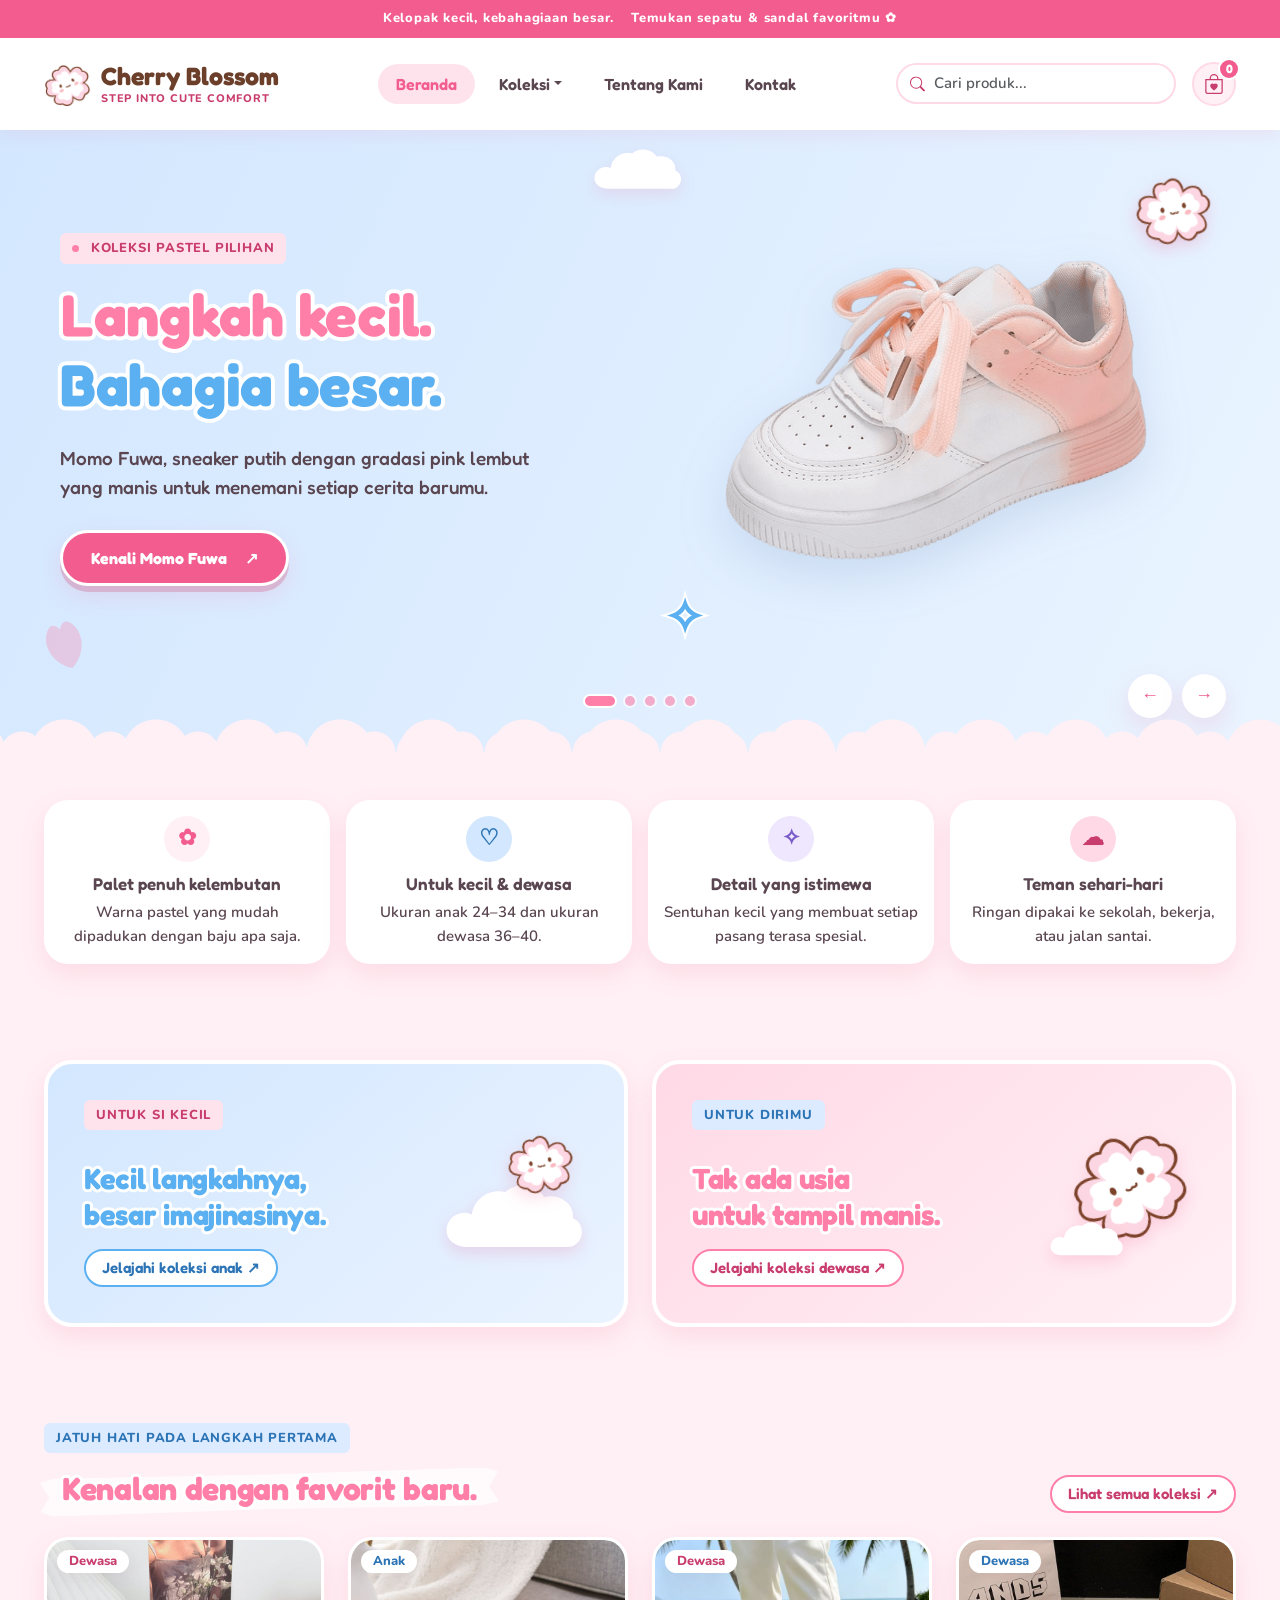
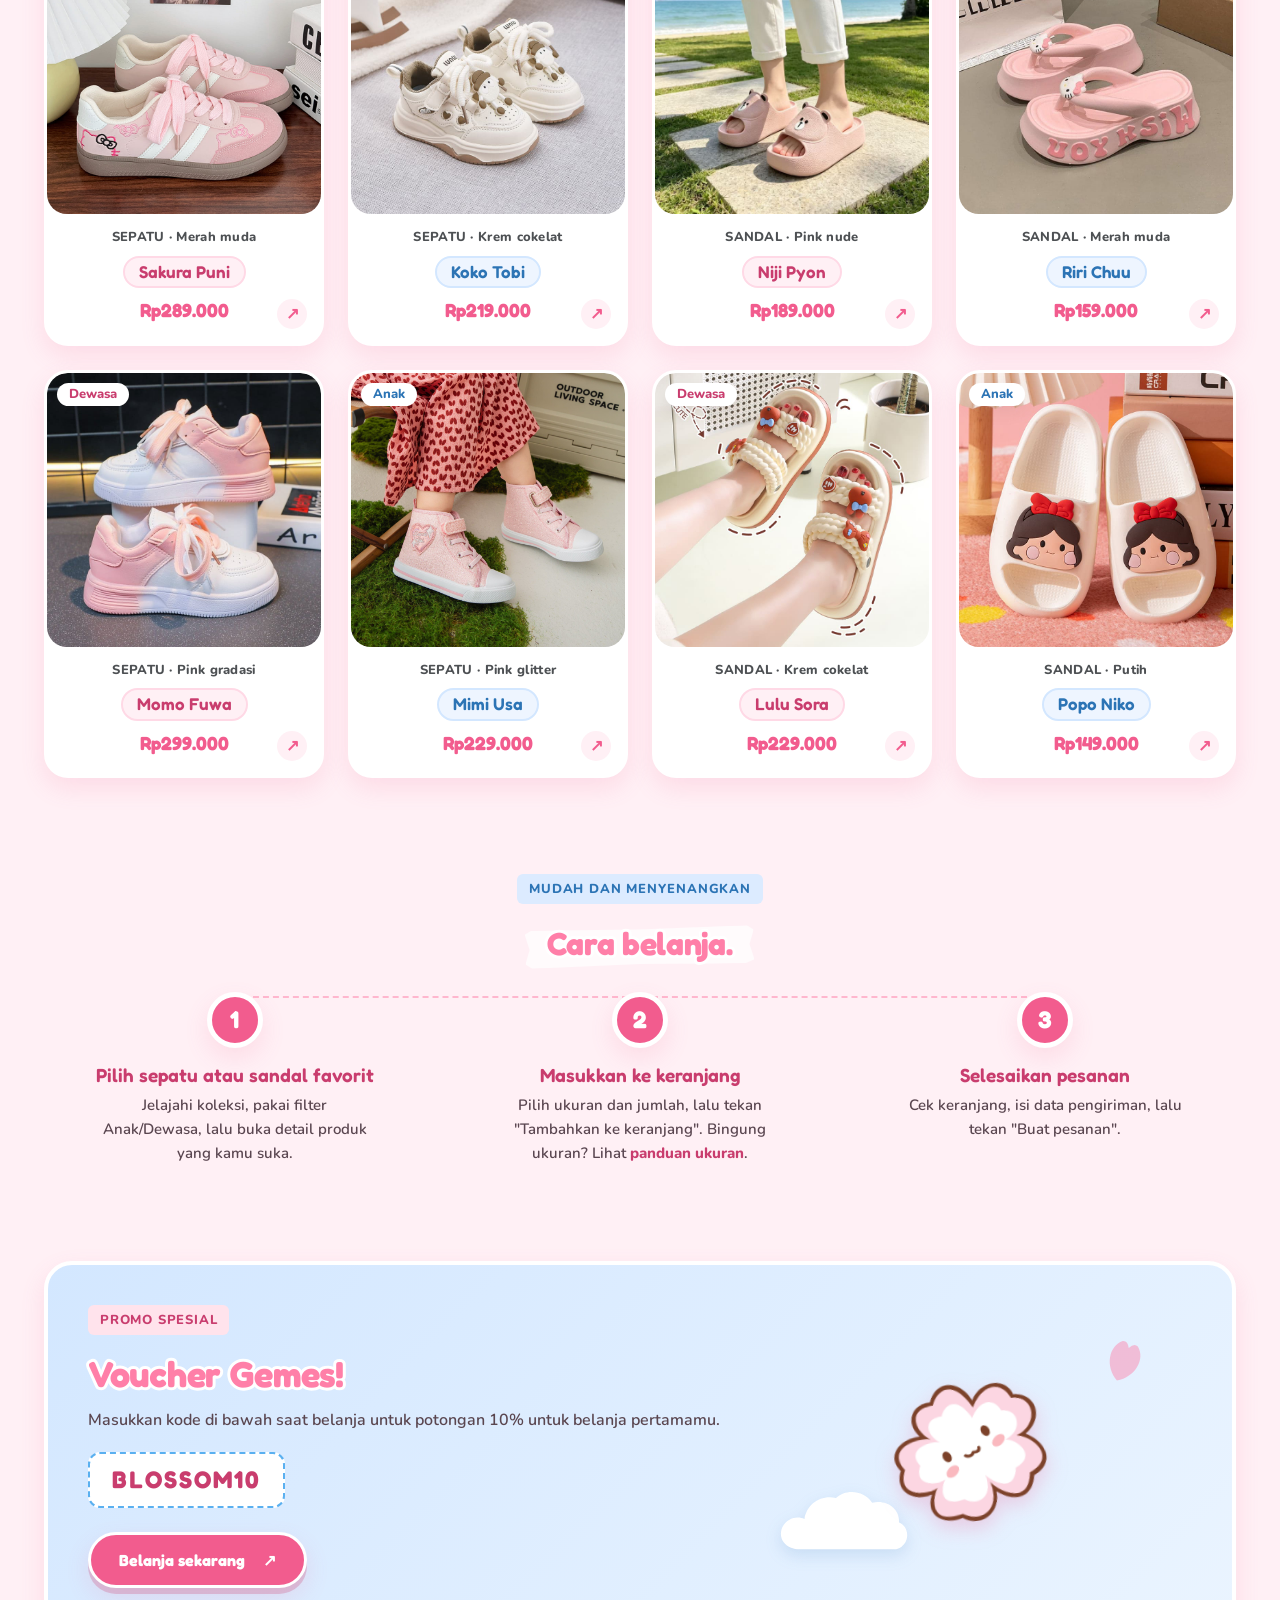
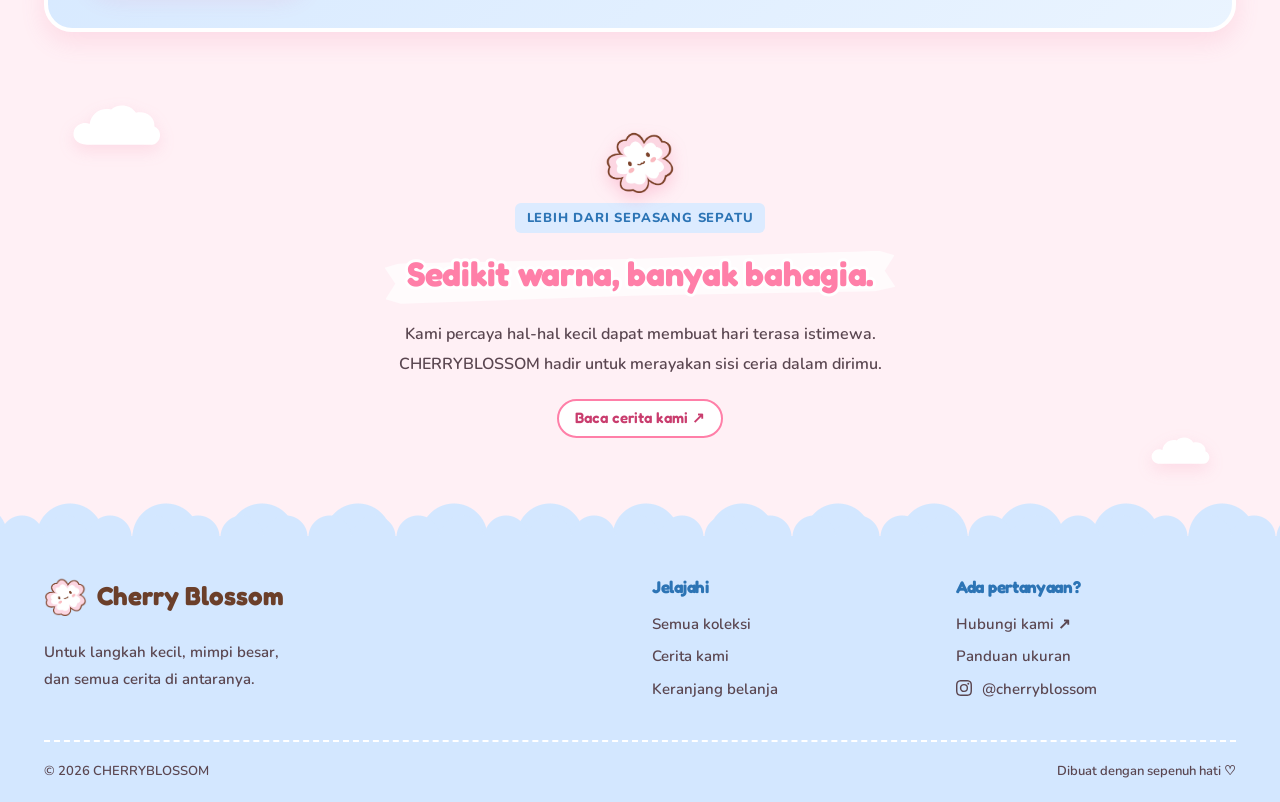
<file: index.html>
<!doctype html>
<html lang="id">
<head>
    <meta charset="utf-8">
    <meta name="viewport" content="width=device-width, initial-scale=1">
    <meta name="description" content="CHERRYBLOSSOM — koleksi sepatu dan sandal pastel untuk langkah kecil dan besar.">
    <title>Beranda | CHERRYBLOSSOM</title>
    <link rel="stylesheet" href="css/bootstrap.min.css">
    <link rel="stylesheet" href="css/style.css">
</head>
<body>
    <a class="skip" href="#utama">Langsung ke konten</a>

    <!-- ===== HEADER ===== -->
    <header>
        <!-- ===== PENGUMUMAN ===== -->
        <div class="announcement">Kelopak kecil, kebahagiaan besar. <span>Temukan sepatu &amp; sandal favoritmu ✿</span></div>

        <!-- ===== NAVBAR ===== -->
        <nav class="navbar navbar-expand-lg container">
            <a class="navbar-brand" href="index.html">
                <img class="brand-logo" src="images/logo.png" alt="Logo Cherry Blossom">
                <span class="brand-text">Cherry Blossom<span class="brand-sub">STEP INTO CUTE COMFORT</span></span>
            </a>
            <!-- Tombol keranjang: ikon tas bulat + angka jumlah barang (badge di pojok kanan atas) -->
            <a class="bag ms-auto me-2 me-lg-0 order-lg-last" href="keranjang.html" aria-label="Keranjang" title="Keranjang">
                <svg xmlns="http://www.w3.org/2000/svg" width="20" height="20" fill="currentColor" class="bi bi-bag-heart" viewBox="0 0 16 16" aria-hidden="true">
                    <path fill-rule="evenodd" d="M10.5 3.5a2.5 2.5 0 0 0-5 0V4h5zm1 0V4H15v10a2 2 0 0 1-2 2H3a2 2 0 0 1-2-2V4h3.5v-.5a3.5 3.5 0 1 1 7 0M14 14V5H2v9a1 1 0 0 0 1 1h10a1 1 0 0 0 1-1M8 7.993c1.664-1.711 5.825 1.283 0 5.132-5.825-3.85-1.664-6.843 0-5.132"/>
                </svg>
                <span id="cart-count" class="bag-count">0</span>
            </a>
            <button class="navbar-toggler" type="button" data-bs-toggle="collapse" data-bs-target="#menu" aria-controls="menu" aria-expanded="false" aria-label="Buka menu">
                <span class="navbar-toggler-icon"></span>
            </button>
            <div class="collapse navbar-collapse" id="menu">
                <ul class="navbar-nav mx-auto">
                    <li class="nav-item"><a class="nav-link active" href="index.html" aria-current="page">Beranda</a></li>
                    <li class="nav-item dropdown">
                        <!-- Dropdown Bootstrap (dibuka oleh bootstrap.bundle.min.js, tanpa JS tambahan) -->
                        <a class="nav-link dropdown-toggle" href="#" role="button" data-bs-toggle="dropdown" aria-expanded="false">Koleksi</a>
                        <ul class="dropdown-menu">
                            <li><a class="dropdown-item" href="produk.html">Semua koleksi</a></li>
                            <li><a class="dropdown-item" href="produk.html?kategori=Anak">Koleksi anak</a></li>
                            <li><a class="dropdown-item" href="produk.html?kategori=Dewasa">Koleksi dewasa</a></li>
                            <li><hr class="dropdown-divider"></li>
                            <li><a class="dropdown-item" href="panduan-ukuran.html">Panduan ukuran</a></li>
                        </ul>
                    </li>
                    <li class="nav-item"><a class="nav-link" href="tentang.html">Tentang Kami</a></li>
                    <li class="nav-item"><a class="nav-link" href="kontak.html">Kontak</a></li>
                </ul>
                <!-- Pencarian navbar: mengirim ?cari= ke produk.html -->
                <form class="nav-search position-relative me-lg-3" action="produk.html" method="get" role="search">
                    <label for="nav-cari" class="visually-hidden">Cari produk</label>
                    <svg xmlns="http://www.w3.org/2000/svg" width="15" height="15" fill="currentColor" class="bi bi-search nav-search-icon position-absolute top-50 translate-middle-y" viewBox="0 0 16 16" aria-hidden="true">
                        <path d="M11.742 10.344a6.5 6.5 0 1 0-1.397 1.398h-.001q.044.06.098.115l3.85 3.85a1 1 0 0 0 1.415-1.414l-3.85-3.85a1 1 0 0 0-.115-.1zM12 6.5a5.5 5.5 0 1 1-11 0 5.5 5.5 0 0 1 11 0"/>
                    </svg>
                    <input id="nav-cari" class="form-control" type="search" name="cari" placeholder="Cari produk...">
                </form>
            </div>
        </nav>
    </header>

    <main id="utama">

        <!-- ===== HERO / CAROUSEL ===== -->
        <section class="hero-section">
            <!-- Dekorasi hero: awan di atas tengah, kelopak di kiri bawah (disembunyikan di HP) -->
            <img class="decor decor-awan pos-tc d-none d-md-block" src="images/dekor/awan.svg" alt="" aria-hidden="true">
            <img class="decor decor-kelopak pos-bl d-none d-md-block" src="images/dekor/kelopak.svg" alt="" aria-hidden="true">

            <div class="container">
                <!-- Carousel Bootstrap: 5 slide, berganti setiap 3,5 detik -->
                <div id="koleksiCarousel" class="carousel slide" data-bs-ride="carousel" data-bs-interval="3500">

                    <!-- Indikator (5 titik di bawah) -->
                    <div class="carousel-indicators">
                        <button type="button" data-bs-target="#koleksiCarousel" data-bs-slide-to="0" class="active" aria-current="true" aria-label="Momo Fuwa"></button>
                        <button type="button" data-bs-target="#koleksiCarousel" data-bs-slide-to="1" aria-label="Koko Tobi"></button>
                        <button type="button" data-bs-target="#koleksiCarousel" data-bs-slide-to="2" aria-label="Niji Pyon"></button>
                        <button type="button" data-bs-target="#koleksiCarousel" data-bs-slide-to="3" aria-label="Nini Pyoko"></button>
                        <button type="button" data-bs-target="#koleksiCarousel" data-bs-slide-to="4" aria-label="Sakura Puni"></button>
                    </div>

                    <div class="carousel-inner">

                        <!-- Slide 1: Momo Fuwa (dewasa) -->
                        <div class="carousel-item active">
                            <div class="row align-items-center g-4">
                                <div class="col-md-6 hero-copy text-center text-md-start">
                                    <div class="badge eyebrow eyebrow-pink"><span></span> KOLEKSI PASTEL PILIHAN</div>
                                    <h1>Langkah kecil.<br><em>Bahagia besar.</em></h1>
                                    <p>Momo Fuwa, sneaker putih dengan gradasi pink lembut<br>yang manis untuk menemani setiap cerita barumu.</p>
                                    <a class="btn btn-cherry" href="detail.html?id=momo-fuwa">Kenali Momo Fuwa <span>↗</span></a>
                                </div>
                                <div class="col-md-6">
                                    <div class="hero-art">
                                        <img class="flower f1" src="images/logo.png" alt="" aria-hidden="true">
                                        <span class="flower f2" aria-hidden="true">✧</span>
                                        <img class="hero-foto" src="images/banner/hero-1.png" alt="Sneaker putih dengan gradasi pink">
                                    </div>
                                </div>
                            </div>
                        </div>

                        <!-- Slide 2: Koko Tobi (anak) -->
                        <div class="carousel-item">
                            <div class="row align-items-center g-4">
                                <div class="col-md-6 hero-copy text-center text-md-start">
                                    <div class="badge eyebrow eyebrow-pink">UNTUK SI KECIL</div>
                                    <h1>Langkah mungil.<br><em>Petualangan besar.</em></h1>
                                    <p>Koko Tobi, sneaker krem dengan hiasan lucu yang ringan<br>untuk si kecil yang tak pernah berhenti bermain.</p>
                                    <a class="btn btn-cherry" href="produk.html?kategori=Anak">Jelajahi koleksi anak ↗</a>
                                </div>
                                <div class="col-md-6">
                                    <div class="hero-art">
                                        <img class="flower f1" src="images/logo.png" alt="" aria-hidden="true">
                                        <img class="hero-foto" src="images/banner/hero-3.png" alt="Sneaker anak krem dengan hiasan lucu">
                                    </div>
                                </div>
                            </div>
                        </div>

                        <!-- Slide 3: Niji Pyon (dewasa) -->
                        <div class="carousel-item">
                            <div class="row align-items-center g-4">
                                <div class="col-md-6 hero-copy text-center text-md-start">
                                    <div class="badge eyebrow eyebrow-pink">UNTUK DIRIMU</div>
                                    <h1>Santai di rumah.<br><em>Tetap menggemaskan.</em></h1>
                                    <p>Niji Pyon, sandal slide pink nude bermotif beruang<br>yang empuk untuk menemani hari santaimu.</p>
                                    <a class="btn btn-cherry" href="detail.html?id=niji-pyon">Kenali Niji Pyon ↗</a>
                                </div>
                                <div class="col-md-6">
                                    <div class="hero-art">
                                        <img class="flower f1" src="images/logo.png" alt="" aria-hidden="true">
                                        <img class="hero-foto" src="images/banner/hero-4.png" alt="Sandal slide pink bermotif beruang">
                                    </div>
                                </div>
                            </div>
                        </div>

                        <!-- Slide 4: Nini Pyoko (anak) -->
                        <div class="carousel-item">
                            <div class="row align-items-center g-4">
                                <div class="col-md-6 hero-copy text-center text-md-start">
                                    <div class="badge eyebrow eyebrow-pink">CERIA SETIAP HARI</div>
                                    <h1>Hijau segar.<br><em>Main makin seru.</em></h1>
                                    <p>Nini Pyoko, sandal clog anak hijau dengan hiasan alpukat<br>yang ringan dan mudah dipakai sendiri.</p>
                                    <a class="btn btn-cherry" href="detail.html?id=nini-pyoko">Kenali Nini Pyoko ↗</a>
                                </div>
                                <div class="col-md-6">
                                    <div class="hero-art">
                                        <img class="flower f1" src="images/logo.png" alt="" aria-hidden="true">
                                        <img class="hero-foto" src="images/banner/hero-2.png" alt="Sandal clog anak hijau dengan hiasan alpukat">
                                    </div>
                                </div>
                            </div>
                        </div>

                        <!-- Slide 5: Sakura Puni (dewasa) -->
                        <div class="carousel-item">
                            <div class="row align-items-center g-4">
                                <div class="col-md-6 hero-copy text-center text-md-start">
                                    <div class="badge eyebrow eyebrow-pink">FAVORIT MINGGU INI</div>
                                    <h1>Manis dipandang.<br><em>Nyaman dipakai.</em></h1>
                                    <p>Sakura Puni, sneaker pink-putih dengan tali pink<br>yang siap mempermanis gayamu setiap hari.</p>
                                    <a class="btn btn-cherry" href="detail.html?id=sakura-puni">Kenali Sakura Puni ↗</a>
                                </div>
                                <div class="col-md-6">
                                    <div class="hero-art">
                                        <img class="flower f1" src="images/logo.png" alt="" aria-hidden="true">
                                        <img class="hero-foto" src="images/banner/hero-5.png" alt="Sneaker pink dengan garis putih dan tali pink">
                                    </div>
                                </div>
                            </div>
                        </div>

                    </div>

                    <!-- Tombol bawaan Bootstrap: slide sebelumnya / berikutnya -->
                    <button class="carousel-control-prev" type="button" data-bs-target="#koleksiCarousel" data-bs-slide="prev">
                        <span aria-hidden="true">←</span>
                        <span class="visually-hidden">Slide sebelumnya</span>
                    </button>
                    <button class="carousel-control-next" type="button" data-bs-target="#koleksiCarousel" data-bs-slide="next">
                        <span aria-hidden="true">→</span>
                        <span class="visually-hidden">Slide berikutnya</span>
                    </button>
                </div>
            </div>
        </section>

        <!-- ===== KEUNGGULAN (4 kartu kecil) ===== -->
        <section class="container py-5" aria-label="Keunggulan CHERRYBLOSSOM">
            <div class="row g-3 fitur">

                <div class="col-6 col-md-3">
                    <div class="card fitur-card h-100 text-center">
                        <div class="card-body">
                            <span class="fitur-icon" aria-hidden="true">✿</span>
                            <h3>Palet penuh kelembutan</h3>
                            <p class="mb-0">Warna pastel yang mudah dipadukan dengan baju apa saja.</p>
                        </div>
                    </div>
                </div>

                <div class="col-6 col-md-3">
                    <div class="card fitur-card h-100 text-center">
                        <div class="card-body">
                            <span class="fitur-icon" aria-hidden="true">♡</span>
                            <h3>Untuk kecil & dewasa</h3>
                            <p class="mb-0">Ukuran anak 24–34 dan ukuran dewasa 36–40.</p>
                        </div>
                    </div>
                </div>

                <div class="col-6 col-md-3">
                    <div class="card fitur-card h-100 text-center">
                        <div class="card-body">
                            <span class="fitur-icon" aria-hidden="true">✧</span>
                            <h3>Detail yang istimewa</h3>
                            <p class="mb-0">Sentuhan kecil yang membuat setiap pasang terasa spesial.</p>
                        </div>
                    </div>
                </div>

                <div class="col-6 col-md-3">
                    <div class="card fitur-card h-100 text-center">
                        <div class="card-body">
                            <span class="fitur-icon" aria-hidden="true">☁</span>
                            <h3>Teman sehari-hari</h3>
                            <p class="mb-0">Ringan dipakai ke sekolah, bekerja, atau jalan santai.</p>
                        </div>
                    </div>
                </div>

            </div>
        </section>

        <!-- ===== KATEGORI ANAK / DEWASA ===== -->
        <section class="container py-5">
            <div class="row g-4">

                <!-- Kartu Anak (biru) -->
                <div class="col-md-6">
                    <a href="produk.html?kategori=Anak" class="category blue d-flex justify-content-between align-items-center h-100">
                        <div>
                            <span class="badge eyebrow eyebrow-pink">UNTUK SI KECIL</span>
                            <h2>Kecil langkahnya,<br>besar imajinasinya.</h2>
                            <span class="btn btn-sm rounded-pill btn-outline-langit">Jelajahi koleksi anak ↗</span>
                        </div>
                        <!-- Hiasan: awan besar + maskot kecil -->
                        <span class="category-art" aria-hidden="true">
                            <img class="category-awan" src="images/dekor/awan.svg" alt="" aria-hidden="true">
                            <img class="category-maskot" src="images/logo.png" alt="" aria-hidden="true">
                        </span>
                    </a>
                </div>

                <!-- Kartu Dewasa (pink) -->
                <div class="col-md-6">
                    <a href="produk.html?kategori=Dewasa" class="category pink d-flex justify-content-between align-items-center h-100">
                        <div>
                            <span class="badge eyebrow">UNTUK DIRIMU</span>
                            <h2>Tak ada usia<br>untuk tampil manis.</h2>
                            <span class="btn btn-sm rounded-pill btn-outline-cherry">Jelajahi koleksi dewasa ↗</span>
                        </div>
                        <!-- Hiasan: maskot besar + awan kecil -->
                        <span class="category-art" aria-hidden="true">
                            <img class="category-maskot" src="images/logo.png" alt="" aria-hidden="true">
                            <img class="category-awan" src="images/dekor/awan.svg" alt="" aria-hidden="true">
                        </span>
                    </a>
                </div>

            </div>
        </section>

        <!-- ===== PRODUK UNGGULAN ===== -->
        <section class="container py-5">
            <div class="section-heading d-flex flex-column flex-md-row justify-content-between align-items-start align-items-md-end gap-3 mb-4">
                <div>
                    <div class="badge eyebrow">JATUH HATI PADA LANGKAH PERTAMA</div>
                    <h2>Kenalan dengan favorit baru.</h2>
                </div>
                <a class="btn btn-sm rounded-pill btn-outline-cherry" href="produk.html">Lihat semua koleksi ↗</a>
            </div>

            <div class="row g-4">

                <!-- Sakura Puni -->
                <article class="col-6 col-md-4 col-lg-3 product-item" data-category="Dewasa" data-jenis="Sepatu" data-name="sakura puni">
                    <div class="card product-card h-100">
                        <a class="product-photo" href="detail.html?id=sakura-puni">
                            <span class="badge rounded-pill product-tag">Dewasa</span>
                            <img src="images/produk/sakura-puni.jpg" alt="Sakura Puni, sepatu dewasa merah muda" loading="lazy">
                        </a>
                        <div class="card-body">
                            <small>SEPATU · Merah muda</small>
                            <h3><a href="detail.html?id=sakura-puni">Sakura Puni</a></h3>
                            <div class="price">Rp289.000</div>
                            <a class="card-arrow" href="detail.html?id=sakura-puni" aria-label="Lihat Sakura Puni">↗</a>
                        </div>
                    </div>
                </article>

                <!-- Koko Tobi -->
                <article class="col-6 col-md-4 col-lg-3 product-item" data-category="Anak" data-jenis="Sepatu" data-name="koko tobi">
                    <div class="card product-card h-100">
                        <a class="product-photo" href="detail.html?id=koko-tobi">
                            <span class="badge rounded-pill product-tag">Anak</span>
                            <img src="images/produk/koko-tobi.jpg" alt="Koko Tobi, sepatu anak krem cokelat" loading="lazy">
                        </a>
                        <div class="card-body">
                            <small>SEPATU · Krem cokelat</small>
                            <h3><a href="detail.html?id=koko-tobi">Koko Tobi</a></h3>
                            <div class="price">Rp219.000</div>
                            <a class="card-arrow" href="detail.html?id=koko-tobi" aria-label="Lihat Koko Tobi">↗</a>
                        </div>
                    </div>
                </article>

                <!-- Niji Pyon -->
                <article class="col-6 col-md-4 col-lg-3 product-item" data-category="Dewasa" data-jenis="Sandal" data-name="niji pyon">
                    <div class="card product-card h-100">
                        <a class="product-photo" href="detail.html?id=niji-pyon">
                            <span class="badge rounded-pill product-tag">Dewasa</span>
                            <img src="images/produk/niji-pyon.jpg" alt="Niji Pyon, sandal dewasa pink nude" loading="lazy">
                        </a>
                        <div class="card-body">
                            <small>SANDAL · Pink nude</small>
                            <h3><a href="detail.html?id=niji-pyon">Niji Pyon</a></h3>
                            <div class="price">Rp189.000</div>
                            <a class="card-arrow" href="detail.html?id=niji-pyon" aria-label="Lihat Niji Pyon">↗</a>
                        </div>
                    </div>
                </article>

                <!-- Riri Chuu -->
                <article class="col-6 col-md-4 col-lg-3 product-item" data-category="Dewasa" data-jenis="Sandal" data-name="riri chuu">
                    <div class="card product-card h-100">
                        <a class="product-photo" href="detail.html?id=riri-chuu">
                            <span class="badge rounded-pill product-tag">Dewasa</span>
                            <img src="images/produk/riri-chuu.jpg" alt="Riri Chuu, sandal dewasa merah muda" loading="lazy">
                        </a>
                        <div class="card-body">
                            <small>SANDAL · Merah muda</small>
                            <h3><a href="detail.html?id=riri-chuu">Riri Chuu</a></h3>
                            <div class="price">Rp159.000</div>
                            <a class="card-arrow" href="detail.html?id=riri-chuu" aria-label="Lihat Riri Chuu">↗</a>
                        </div>
                    </div>
                </article>

                <!-- Momo Fuwa -->
                <article class="col-6 col-md-4 col-lg-3 product-item" data-category="Dewasa" data-jenis="Sepatu" data-name="momo fuwa">
                    <div class="card product-card h-100">
                        <a class="product-photo" href="detail.html?id=momo-fuwa">
                            <span class="badge rounded-pill product-tag">Dewasa</span>
                            <img src="images/produk/momo-fuwa.jpg" alt="Momo Fuwa, sepatu dewasa pink gradasi" loading="lazy">
                        </a>
                        <div class="card-body">
                            <small>SEPATU · Pink gradasi</small>
                            <h3><a href="detail.html?id=momo-fuwa">Momo Fuwa</a></h3>
                            <div class="price">Rp299.000</div>
                            <a class="card-arrow" href="detail.html?id=momo-fuwa" aria-label="Lihat Momo Fuwa">↗</a>
                        </div>
                    </div>
                </article>

                <!-- Mimi Usa -->
                <article class="col-6 col-md-4 col-lg-3 product-item" data-category="Anak" data-jenis="Sepatu" data-name="mimi usa">
                    <div class="card product-card h-100">
                        <a class="product-photo" href="detail.html?id=mimi-usa">
                            <span class="badge rounded-pill product-tag">Anak</span>
                            <img src="images/produk/mimi-usa.jpg" alt="Mimi Usa, sepatu anak pink glitter" loading="lazy">
                        </a>
                        <div class="card-body">
                            <small>SEPATU · Pink glitter</small>
                            <h3><a href="detail.html?id=mimi-usa">Mimi Usa</a></h3>
                            <div class="price">Rp229.000</div>
                            <a class="card-arrow" href="detail.html?id=mimi-usa" aria-label="Lihat Mimi Usa">↗</a>
                        </div>
                    </div>
                </article>

                <!-- Lulu Sora -->
                <article class="col-6 col-md-4 col-lg-3 product-item" data-category="Dewasa" data-jenis="Sandal" data-name="lulu sora">
                    <div class="card product-card h-100">
                        <a class="product-photo" href="detail.html?id=lulu-sora">
                            <span class="badge rounded-pill product-tag">Dewasa</span>
                            <img src="images/produk/lulu-sora.jpg" alt="Lulu Sora, sandal dewasa krem cokelat" loading="lazy">
                        </a>
                        <div class="card-body">
                            <small>SANDAL · Krem cokelat</small>
                            <h3><a href="detail.html?id=lulu-sora">Lulu Sora</a></h3>
                            <div class="price">Rp229.000</div>
                            <a class="card-arrow" href="detail.html?id=lulu-sora" aria-label="Lihat Lulu Sora">↗</a>
                        </div>
                    </div>
                </article>

                <!-- Popo Niko -->
                <article class="col-6 col-md-4 col-lg-3 product-item" data-category="Anak" data-jenis="Sandal" data-name="popo niko">
                    <div class="card product-card h-100">
                        <a class="product-photo" href="detail.html?id=popo-niko">
                            <span class="badge rounded-pill product-tag">Anak</span>
                            <img src="images/produk/popo-niko.jpg" alt="Popo Niko, sandal anak putih" loading="lazy">
                        </a>
                        <div class="card-body">
                            <small>SANDAL · Putih</small>
                            <h3><a href="detail.html?id=popo-niko">Popo Niko</a></h3>
                            <div class="price">Rp149.000</div>
                            <a class="card-arrow" href="detail.html?id=popo-niko" aria-label="Lihat Popo Niko">↗</a>
                        </div>
                    </div>
                </article>

            </div>
        </section>

        <!-- ===== CARA BELANJA (3 langkah terbuka) ===== -->
        <section class="container py-5" aria-labelledby="judul-cara-belanja">
            <div class="text-center mb-4">
                <div class="badge eyebrow">MUDAH DAN MENYENANGKAN</div>
                <h2 id="judul-cara-belanja" class="judul-tengah">Cara belanja.</h2>
            </div>

            <div class="position-relative">
                <!-- Garis putus-putus penyambung lingkaran 1 -> 2 -> 3 (hanya md ke atas) -->
                <div class="langkah-garis d-none d-md-block" aria-hidden="true"></div>

                <!-- 3 langkah -->
                <div class="row g-4 text-center">
                    <div class="col-md-4 langkah">
                        <span class="langkah-nomor">1</span>
                        <h3>Pilih sepatu atau sandal favorit</h3>
                        <p class="mb-0">Jelajahi koleksi, pakai filter Anak/Dewasa, lalu buka detail produk yang kamu suka.</p>
                    </div>
                    <div class="col-md-4 langkah">
                        <span class="langkah-nomor">2</span>
                        <h3>Masukkan ke keranjang</h3>
                        <p class="mb-0">Pilih ukuran dan jumlah, lalu tekan "Tambahkan ke keranjang". Bingung ukuran? Lihat <a href="panduan-ukuran.html">panduan ukuran</a>.</p>
                    </div>
                    <div class="col-md-4 langkah">
                        <span class="langkah-nomor">3</span>
                        <h3>Selesaikan pesanan</h3>
                        <p class="mb-0">Cek keranjang, isi data pengiriman, lalu tekan "Buat pesanan".</p>
                    </div>
                </div>
            </div>
        </section>

        <!-- ===== BANNER PROMO ===== -->
        <section class="container py-5" aria-labelledby="judul-promo">
            <div class="promo-banner">
                <div class="row align-items-center g-4">

                    <!-- Kiri: teks promo -->
                    <div class="col-md-7">
                        <div class="badge eyebrow eyebrow-pink">PROMO SPESIAL</div>
                        <h2 id="judul-promo">Voucher Gemes!</h2>
                        <p>Masukkan kode di bawah saat belanja untuk potongan 10% untuk belanja pertamamu.</p>
                        <div class="kode-promo mb-4">BLOSSOM10</div>
                        <div>
                            <a class="btn btn-cherry" href="produk.html">Belanja sekarang <span>↗</span></a>
                        </div>
                    </div>

                    <!-- Kanan: maskot sakura dan awan -->
                    <div class="col-md-5">
                        <div class="promo-art" aria-hidden="true">
                            <img class="promo-awan" src="images/dekor/awan.svg" alt="" aria-hidden="true">
                            <img class="promo-maskot" src="images/logo.png" alt="" aria-hidden="true">
                            <img class="promo-kelopak" src="images/dekor/kelopak.svg" alt="" aria-hidden="true">
                        </div>
                    </div>

                </div>
            </div>
        </section>

        <!-- ===== CERITA SINGKAT ===== -->
        <section class="story-teaser container has-decor text-center py-5">
            <!-- Dekorasi: awan besar kiri atas, awan kecil kanan bawah (disembunyikan di HP) -->
            <img class="decor decor-awan pos-tl d-none d-md-block" src="images/dekor/awan.svg" alt="" aria-hidden="true">
            <img class="decor decor-awan kecil pos-br d-none d-md-block" src="images/dekor/awan.svg" alt="" aria-hidden="true">

            <img class="story-maskot" src="images/logo.png" alt="" aria-hidden="true">
            <div class="badge eyebrow">LEBIH DARI SEPASANG SEPATU</div>
            <h2>Sedikit warna, banyak bahagia.</h2>
            <p>Kami percaya hal-hal kecil dapat membuat hari terasa istimewa.<br>CHERRYBLOSSOM hadir untuk merayakan sisi ceria dalam dirimu.</p>
            <a class="btn btn-sm rounded-pill btn-outline-cherry" href="tentang.html">Baca cerita kami ↗</a>
        </section>

    </main>

    <!-- ===== FOOTER ===== -->
    <footer>
        <div class="container">
            <div class="row gy-4">
                <div class="col-md-6">
                    <a class="footer-brand" href="index.html">
                        <img class="brand-logo" src="images/logo.png" alt="Logo Cherry Blossom">
                        <span class="brand-text">Cherry Blossom</span>
                    </a>
                    <p>Untuk langkah kecil, mimpi besar,<br>dan semua cerita di antaranya.</p>
                </div>
                <div class="col-6 col-md-3">
                    <h2>Jelajahi</h2>
                    <a href="produk.html">Semua koleksi</a>
                    <a href="tentang.html">Cerita kami</a>
                    <a href="keranjang.html">Keranjang belanja</a>
                </div>
                <div class="col-6 col-md-3">
                    <h2>Ada pertanyaan?</h2>
                    <a href="kontak.html">Hubungi kami ↗</a>
                    <a href="panduan-ukuran.html">Panduan ukuran</a>
                    <!-- Instagram (dibuka di tab baru) -->
                    <a class="ig-link" href="https://www.instagram.com/" target="_blank" rel="noopener">
                        <svg xmlns="http://www.w3.org/2000/svg" width="16" height="16" fill="currentColor" class="bi bi-instagram" viewBox="0 0 16 16" aria-hidden="true">
                            <path d="M8 0C5.829 0 5.556.01 4.703.048 3.85.088 3.269.222 2.76.42a3.9 3.9 0 0 0-1.417.923A3.9 3.9 0 0 0 .42 2.76C.222 3.268.087 3.85.048 4.7.01 5.555 0 5.827 0 8.001c0 2.172.01 2.444.048 3.297.04.852.174 1.433.372 1.942.205.526.478.972.923 1.417.444.445.89.719 1.416.923.51.198 1.09.333 1.942.372C5.555 15.99 5.827 16 8 16s2.444-.01 3.298-.048c.851-.04 1.434-.174 1.943-.372a3.9 3.9 0 0 0 1.416-.923c.445-.445.718-.891.923-1.417.197-.509.332-1.09.372-1.942C15.99 10.445 16 10.173 16 8s-.01-2.445-.048-3.299c-.04-.851-.175-1.433-.372-1.941a3.9 3.9 0 0 0-.923-1.417A3.9 3.9 0 0 0 13.24.42c-.51-.198-1.092-.333-1.943-.372C10.443.01 10.172 0 7.998 0zm-.717 1.442h.718c2.136 0 2.389.007 3.232.046.78.035 1.204.166 1.486.275.373.145.64.319.92.599s.453.546.598.92c.11.281.24.705.275 1.485.039.843.047 1.096.047 3.231s-.008 2.389-.047 3.232c-.035.78-.166 1.203-.275 1.485a2.5 2.5 0 0 1-.599.919c-.28.28-.546.453-.92.598-.28.11-.704.24-1.485.276-.843.038-1.096.047-3.232.047s-2.39-.009-3.233-.047c-.78-.036-1.203-.166-1.485-.276a2.5 2.5 0 0 1-.92-.598 2.5 2.5 0 0 1-.6-.92c-.109-.281-.24-.705-.275-1.485-.038-.843-.046-1.096-.046-3.233s.008-2.388.046-3.231c.036-.78.166-1.204.276-1.486.145-.373.319-.64.599-.92s.546-.453.92-.598c.282-.11.705-.24 1.485-.276.738-.034 1.024-.044 2.515-.045zm4.988 1.328a.96.96 0 1 0 0 1.92.96.96 0 0 0 0-1.92m-4.27 1.122a4.109 4.109 0 1 0 0 8.217 4.109 4.109 0 0 0 0-8.217m0 1.441a2.667 2.667 0 1 1 0 5.334 2.667 2.667 0 0 1 0-5.334"/>
                        </svg>
                        @cherryblossom
                    </a>
                </div>
            </div>
            <div class="footer-bottom d-flex flex-column flex-md-row justify-content-between gap-2">
                <span>© 2026 CHERRYBLOSSOM</span>
                <span>Dibuat dengan sepenuh hati ♡</span>
            </div>
        </div>
    </footer>

    <!-- ===== SCRIPT ===== -->
    <script src="js/bootstrap.bundle.min.js"></script>
    <script src="js/script.js"></script>
</body>
</html>
</file>
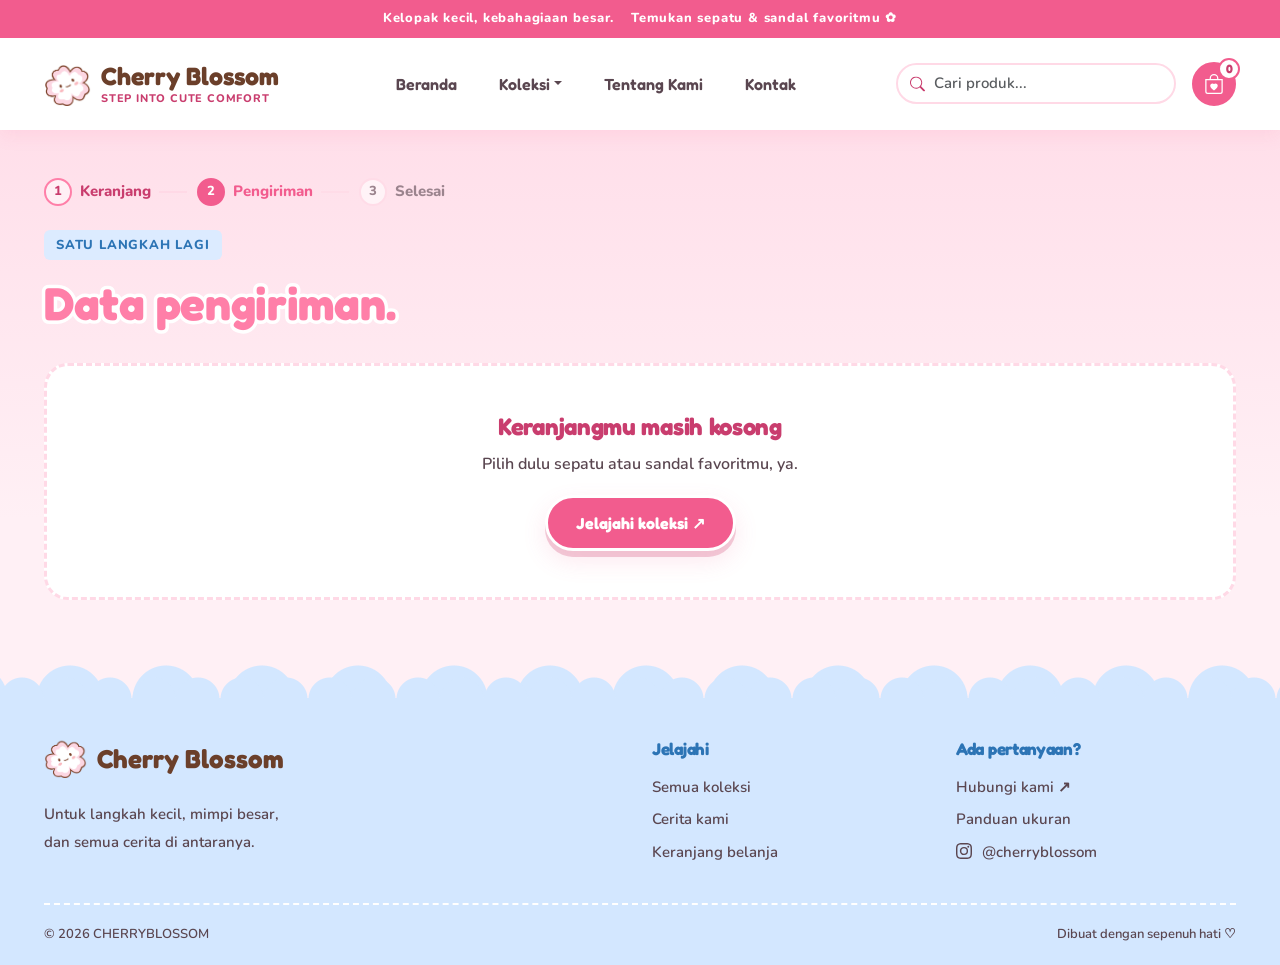
<file: checkout.html>
<!doctype html>
<html lang="id">
<head>
    <meta charset="utf-8">
    <meta name="viewport" content="width=device-width, initial-scale=1">
    <meta name="description" content="CHERRYBLOSSOM — koleksi sepatu dan sandal pastel untuk langkah kecil dan besar.">
    <title>Pengiriman | CHERRYBLOSSOM</title>
    <link rel="stylesheet" href="css/bootstrap.min.css">
    <link rel="stylesheet" href="css/style.css">
</head>
<body>
    <a class="skip" href="#utama">Langsung ke konten</a>

    <!-- ===== HEADER ===== -->
    <header>
        <!-- ===== PENGUMUMAN ===== -->
        <div class="announcement">Kelopak kecil, kebahagiaan besar. <span>Temukan sepatu &amp; sandal favoritmu ✿</span></div>

        <!-- ===== NAVBAR ===== -->
        <nav class="navbar navbar-expand-lg container">
            <a class="navbar-brand" href="index.html">
                <img class="brand-logo" src="images/logo.png" alt="Logo Cherry Blossom">
                <span class="brand-text">Cherry Blossom<span class="brand-sub">STEP INTO CUTE COMFORT</span></span>
            </a>
            <!-- Tombol keranjang: ikon tas bulat + angka jumlah barang (badge di pojok kanan atas) -->
            <a class="bag active ms-auto me-2 me-lg-0 order-lg-last" href="keranjang.html" aria-label="Keranjang" title="Keranjang" aria-current="page">
                <svg xmlns="http://www.w3.org/2000/svg" width="20" height="20" fill="currentColor" class="bi bi-bag-heart" viewBox="0 0 16 16" aria-hidden="true">
                    <path fill-rule="evenodd" d="M10.5 3.5a2.5 2.5 0 0 0-5 0V4h5zm1 0V4H15v10a2 2 0 0 1-2 2H3a2 2 0 0 1-2-2V4h3.5v-.5a3.5 3.5 0 1 1 7 0M14 14V5H2v9a1 1 0 0 0 1 1h10a1 1 0 0 0 1-1M8 7.993c1.664-1.711 5.825 1.283 0 5.132-5.825-3.85-1.664-6.843 0-5.132"/>
                </svg>
                <span id="cart-count" class="bag-count">0</span>
            </a>
            <button class="navbar-toggler" type="button" data-bs-toggle="collapse" data-bs-target="#menu" aria-controls="menu" aria-expanded="false" aria-label="Buka menu">
                <span class="navbar-toggler-icon"></span>
            </button>
            <div class="collapse navbar-collapse" id="menu">
                <ul class="navbar-nav mx-auto">
                    <li class="nav-item"><a class="nav-link" href="index.html">Beranda</a></li>
                    <li class="nav-item dropdown">
                        <!-- Dropdown Bootstrap (dibuka oleh bootstrap.bundle.min.js, tanpa JS tambahan) -->
                        <a class="nav-link dropdown-toggle" href="#" role="button" data-bs-toggle="dropdown" aria-expanded="false">Koleksi</a>
                        <ul class="dropdown-menu">
                            <li><a class="dropdown-item" href="produk.html">Semua koleksi</a></li>
                            <li><a class="dropdown-item" href="produk.html?kategori=Anak">Koleksi anak</a></li>
                            <li><a class="dropdown-item" href="produk.html?kategori=Dewasa">Koleksi dewasa</a></li>
                            <li><hr class="dropdown-divider"></li>
                            <li><a class="dropdown-item" href="panduan-ukuran.html">Panduan ukuran</a></li>
                        </ul>
                    </li>
                    <li class="nav-item"><a class="nav-link" href="tentang.html">Tentang Kami</a></li>
                    <li class="nav-item"><a class="nav-link" href="kontak.html">Kontak</a></li>
                </ul>
                <!-- Pencarian navbar: mengirim ?cari= ke produk.html -->
                <form class="nav-search position-relative me-lg-3" action="produk.html" method="get" role="search">
                    <label for="nav-cari" class="visually-hidden">Cari produk</label>
                    <svg xmlns="http://www.w3.org/2000/svg" width="15" height="15" fill="currentColor" class="bi bi-search nav-search-icon position-absolute top-50 translate-middle-y" viewBox="0 0 16 16" aria-hidden="true">
                        <path d="M11.742 10.344a6.5 6.5 0 1 0-1.397 1.398h-.001q.044.06.098.115l3.85 3.85a1 1 0 0 0 1.415-1.414l-3.85-3.85a1 1 0 0 0-.115-.1zM12 6.5a5.5 5.5 0 1 1-11 0 5.5 5.5 0 0 1 11 0"/>
                    </svg>
                    <input id="nav-cari" class="form-control" type="search" name="cari" placeholder="Cari produk...">
                </form>
            </div>
        </nav>
    </header>

    <main id="utama">

        <!-- ===== PEMBUKA HALAMAN + PENANDA LANGKAH ===== -->
        <section class="page-intro container pt-5 pb-4">
            <!-- Penanda langkah: done = selesai, active = sedang berjalan -->
            <ol class="checkout-steps list-unstyled d-flex flex-wrap align-items-center mb-4" aria-label="Langkah belanja">
                <li class="step done"><a href="keranjang.html"><span class="step-num">1</span>Keranjang</a></li>
                <li id="step-2" class="step active" aria-current="step"><span class="step-num">2</span>Pengiriman</li>
                <li id="step-3" class="step"><span class="step-num">3</span>Selesai</li>
            </ol>
            <div class="badge eyebrow">SATU LANGKAH LAGI</div>
            <h1>Data pengiriman.</h1>
        </section>

        <section class="container pb-5">

            <!-- Pesan jika keranjang kosong (ditampilkan oleh js/script.js) -->
            <div id="checkout-empty" class="empty-state" hidden>
                <h2>Keranjangmu masih kosong</h2>
                <p>Pilih dulu sepatu atau sandal favoritmu, ya.</p>
                <a class="btn btn-cherry" href="produk.html">Jelajahi koleksi ↗</a>
            </div>

            <div id="checkout-content" class="row g-4 g-lg-5">

                <!-- Form data pengiriman, divalidasi bawaan HTML:
                     - Nama: required, minlength 3, maxlength 60, pattern huruf (diawali huruf; boleh spasi, titik, apostrof)
                     - No. HP: required, type tel, pattern 08 + 8-11 angka (total 10-13 digit), maxlength 13
                     - Alamat: required, minlength 10, maxlength 200 (JS menambah cek trim() agar bukan hanya spasi)
                     - Pembayaran: required (select)
                     - Catatan: opsional, maxlength 200 -->
                <div class="col-lg-7">
                    <form id="checkout-form" class="summary">
                        <div class="mb-3">
                            <label for="co-name" class="form-label">Nama lengkap</label>
                            <input id="co-name" name="nama" type="text" class="form-control" minlength="3" maxlength="60" pattern="[A-Za-z][A-Za-z .']{2,59}" title="Isi nama dengan huruf, minimal 3 karakter" required autocomplete="name">
                            <small class="field-hint">Isi nama dengan huruf, minimal 3 karakter.</small>
                        </div>
                        <div class="mb-3">
                            <label for="co-phone" class="form-label">Nomor HP/WhatsApp</label>
                            <input id="co-phone" name="hp" type="tel" class="form-control" placeholder="08xxxxxxxxxx" pattern="08[0-9]{8,11}" inputmode="numeric" maxlength="13" title="Diawali 08, total 10–13 digit angka tanpa spasi atau strip" required autocomplete="tel">
                            <small class="field-hint">Diawali 08, total 10–13 digit angka tanpa spasi atau strip.</small>
                        </div>
                        <div class="mb-3">
                            <label for="co-address" class="form-label">Alamat lengkap</label>
                            <textarea id="co-address" name="alamat" class="form-control" rows="3" minlength="10" maxlength="200" required autocomplete="street-address"></textarea>
                            <small class="field-hint">Isi alamat lengkap, minimal 10 karakter.</small>
                        </div>
                        <div class="mb-3">
                            <label for="co-payment" class="form-label">Metode pembayaran</label>
                            <select id="co-payment" name="pembayaran" class="form-select" required>
                                <option value="">Pilih metode</option>
                                <option>Transfer bank</option>
                                <option>E-wallet</option>
                                <option>Bayar di tempat/COD</option>
                            </select>
                            <small class="field-hint">Pilih salah satu metode pembayaran.</small>
                        </div>
                        <div class="mb-4">
                            <label for="co-note" class="form-label">Catatan <span class="fw-normal">(opsional)</span></label>
                            <textarea id="co-note" name="catatan" class="form-control" rows="2" maxlength="200"></textarea>
                        </div>
                        <!-- Tombol "Buat pesanan" dan "Kembali ke keranjang" ada di kolom kanan -->
                        <p id="checkout-status" role="status" class="status-message"></p>
                    </form>
                </div>

                <!-- Ringkasan pesanan (diisi js/script.js dari keranjang) + tombol kembali.
                     sticky-lg-top: menempel saat di-scroll, hanya di layar besar -->
                <div class="col-lg-5">
                    <div class="summary-sticky sticky-lg-top">
                        <aside class="summary">
                            <h2>Ringkasan pesanan</h2>
                            <ul id="order-items" class="order-list list-unstyled mb-0"></ul>
                            <div class="d-flex justify-content-between gap-2 my-3">
                                <span>Biaya pengiriman</span>
                                <span>Gratis</span>
                            </div>
                            <div class="total d-flex justify-content-between gap-2 my-3">
                                <span>Total</span>
                                <strong id="order-total">Rp0</strong>
                            </div>
                            <!-- Tombol di luar <form>: atribut form="checkout-form" membuatnya
                                 tetap men-submit form tersebut, jadi validasi HTML tetap berjalan -->
                            <button class="btn btn-cherry w-100" type="submit" form="checkout-form">Buat pesanan ↗</button>
                            <p class="summary-note">Periksa kembali data pengirimanmu sebelum membuat pesanan.</p>
                        </aside>

                        <!-- Mode "Beli sekarang": teks dan tujuan link diganti js/script.js -->
                        <a id="checkout-back" class="btn btn-sm rounded-pill btn-outline-cherry mt-4" href="keranjang.html">← Kembali ke keranjang</a>
                    </div>
                </div>

            </div>
        </section>

    </main>

    <!-- ===== POP-UP PESANAN BERHASIL (Modal Bootstrap) =====
         data-bs-backdrop="static": modal hanya ditutup lewat tombolnya -->
    <div class="modal fade" id="order-modal" tabindex="-1" aria-labelledby="order-modal-title" aria-hidden="true" data-bs-backdrop="static" data-bs-keyboard="false">
        <div class="modal-dialog modal-dialog-centered">
            <div class="modal-content success-modal">
                <div class="modal-body">
                    <img class="success-maskot" src="images/dekor/maskot.svg" alt="" aria-hidden="true">
                    <h2 class="modal-title" id="order-modal-title">Pesanan berhasil!</h2>
                    <p id="order-modal-text">Terima kasih! Pesananmu sudah kami terima.</p>
                    <div class="d-flex flex-wrap justify-content-center gap-2">
                        <a class="btn btn-cherry" href="index.html">Kembali ke beranda</a>
                        <a class="btn rounded-pill btn-outline-cherry" href="produk.html">Belanja lagi</a>
                    </div>
                </div>
            </div>
        </div>
    </div>

    <!-- ===== FOOTER ===== -->
    <footer>
        <div class="container">
            <div class="row gy-4">
                <div class="col-md-6">
                    <a class="footer-brand" href="index.html">
                        <img class="brand-logo" src="images/logo.png" alt="Logo Cherry Blossom">
                        <span class="brand-text">Cherry Blossom</span>
                    </a>
                    <p>Untuk langkah kecil, mimpi besar,<br>dan semua cerita di antaranya.</p>
                </div>
                <div class="col-6 col-md-3">
                    <h2>Jelajahi</h2>
                    <a href="produk.html">Semua koleksi</a>
                    <a href="tentang.html">Cerita kami</a>
                    <a href="keranjang.html">Keranjang belanja</a>
                </div>
                <div class="col-6 col-md-3">
                    <h2>Ada pertanyaan?</h2>
                    <a href="kontak.html">Hubungi kami ↗</a>
                    <a href="panduan-ukuran.html">Panduan ukuran</a>
                    <!-- Instagram (dibuka di tab baru) -->
                    <a class="ig-link" href="https://www.instagram.com/" target="_blank" rel="noopener">
                        <svg xmlns="http://www.w3.org/2000/svg" width="16" height="16" fill="currentColor" class="bi bi-instagram" viewBox="0 0 16 16" aria-hidden="true">
                            <path d="M8 0C5.829 0 5.556.01 4.703.048 3.85.088 3.269.222 2.76.42a3.9 3.9 0 0 0-1.417.923A3.9 3.9 0 0 0 .42 2.76C.222 3.268.087 3.85.048 4.7.01 5.555 0 5.827 0 8.001c0 2.172.01 2.444.048 3.297.04.852.174 1.433.372 1.942.205.526.478.972.923 1.417.444.445.89.719 1.416.923.51.198 1.09.333 1.942.372C5.555 15.99 5.827 16 8 16s2.444-.01 3.298-.048c.851-.04 1.434-.174 1.943-.372a3.9 3.9 0 0 0 1.416-.923c.445-.445.718-.891.923-1.417.197-.509.332-1.09.372-1.942C15.99 10.445 16 10.173 16 8s-.01-2.445-.048-3.299c-.04-.851-.175-1.433-.372-1.941a3.9 3.9 0 0 0-.923-1.417A3.9 3.9 0 0 0 13.24.42c-.51-.198-1.092-.333-1.943-.372C10.443.01 10.172 0 7.998 0zm-.717 1.442h.718c2.136 0 2.389.007 3.232.046.78.035 1.204.166 1.486.275.373.145.64.319.92.599s.453.546.598.92c.11.281.24.705.275 1.485.039.843.047 1.096.047 3.231s-.008 2.389-.047 3.232c-.035.78-.166 1.203-.275 1.485a2.5 2.5 0 0 1-.599.919c-.28.28-.546.453-.92.598-.28.11-.704.24-1.485.276-.843.038-1.096.047-3.232.047s-2.39-.009-3.233-.047c-.78-.036-1.203-.166-1.485-.276a2.5 2.5 0 0 1-.92-.598 2.5 2.5 0 0 1-.6-.92c-.109-.281-.24-.705-.275-1.485-.038-.843-.046-1.096-.046-3.233s.008-2.388.046-3.231c.036-.78.166-1.204.276-1.486.145-.373.319-.64.599-.92s.546-.453.92-.598c.282-.11.705-.24 1.485-.276.738-.034 1.024-.044 2.515-.045zm4.988 1.328a.96.96 0 1 0 0 1.92.96.96 0 0 0 0-1.92m-4.27 1.122a4.109 4.109 0 1 0 0 8.217 4.109 4.109 0 0 0 0-8.217m0 1.441a2.667 2.667 0 1 1 0 5.334 2.667 2.667 0 0 1 0-5.334"/>
                        </svg>
                        @cherryblossom
                    </a>
                </div>
            </div>
            <div class="footer-bottom d-flex flex-column flex-md-row justify-content-between gap-2">
                <span>© 2026 CHERRYBLOSSOM</span>
                <span>Dibuat dengan sepenuh hati ♡</span>
            </div>
        </div>
    </footer>

    <!-- ===== SCRIPT ===== -->
    <script src="js/bootstrap.bundle.min.js"></script>
    <script src="js/script.js"></script>
</body>
</html>
</file>
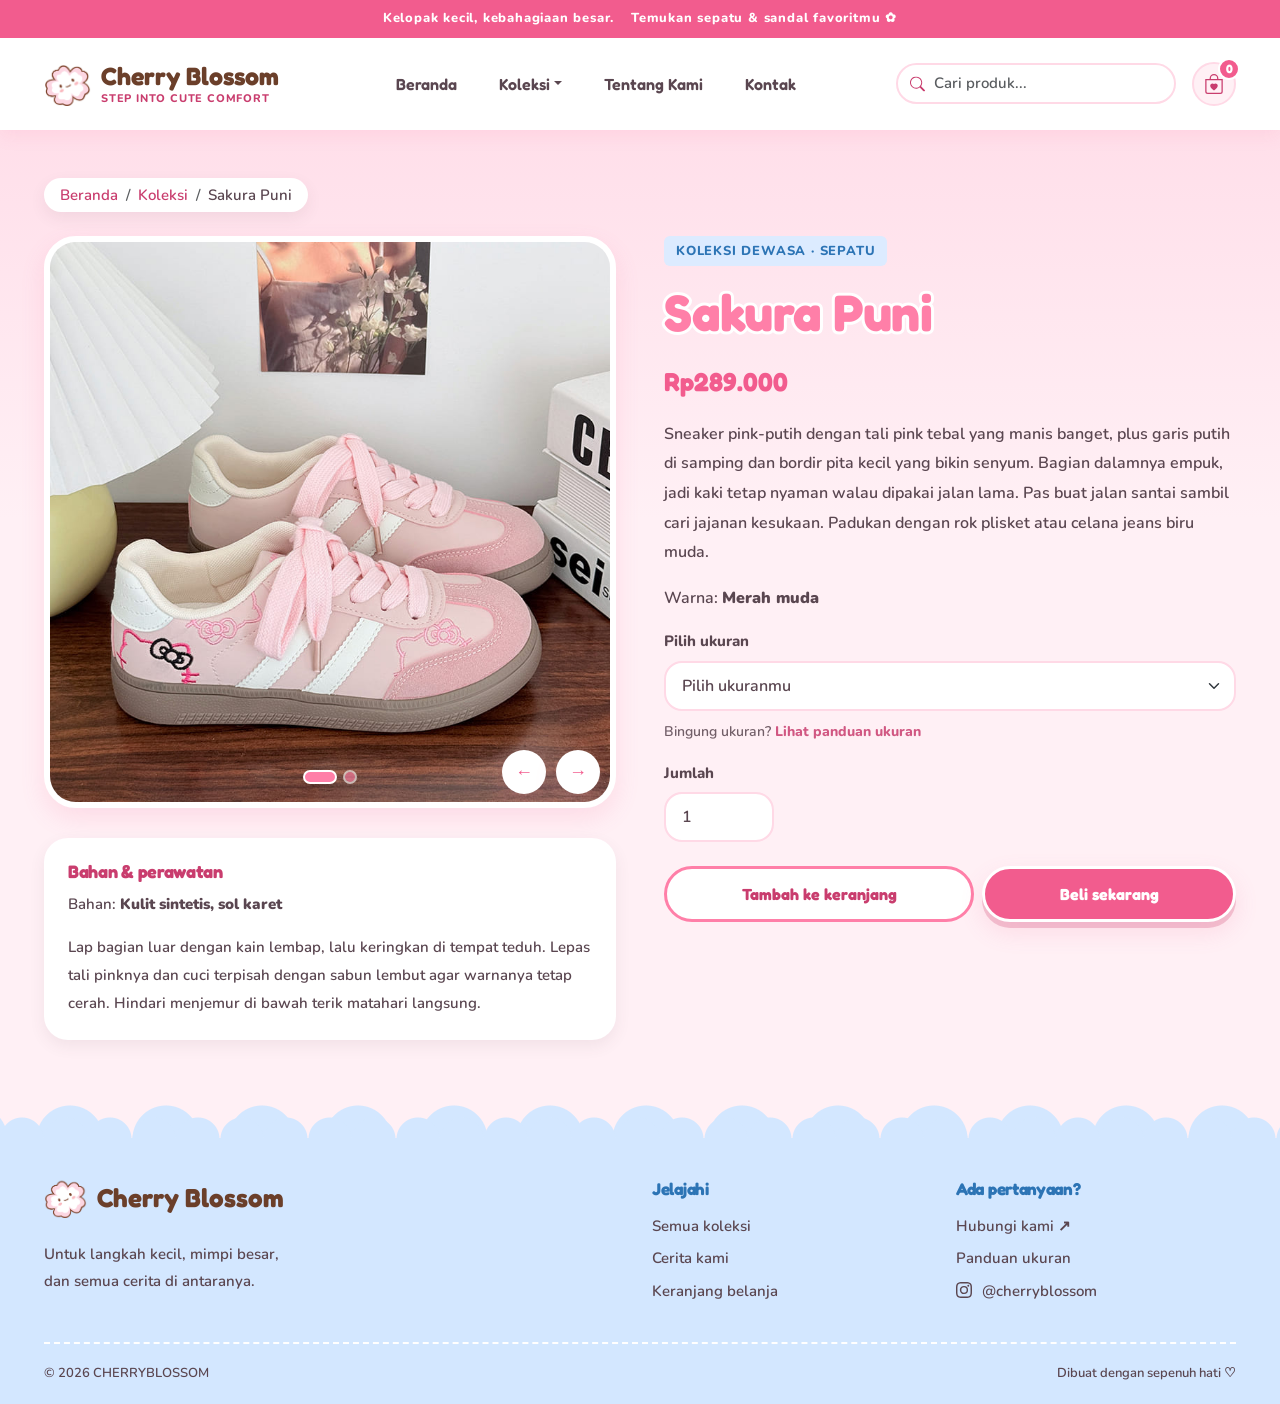
<file: detail.html>
<!doctype html>
<html lang="id">
<head>
    <meta charset="utf-8">
    <meta name="viewport" content="width=device-width, initial-scale=1">
    <meta name="description" content="CHERRYBLOSSOM — koleksi sepatu dan sandal pastel untuk langkah kecil dan besar.">
    <title>Detail Produk | CHERRYBLOSSOM</title>
    <link rel="stylesheet" href="css/bootstrap.min.css">
    <link rel="stylesheet" href="css/style.css">
</head>
<body>
    <a class="skip" href="#utama">Langsung ke konten</a>

    <!-- ===== HEADER ===== -->
    <header>
        <!-- ===== PENGUMUMAN ===== -->
        <div class="announcement">Kelopak kecil, kebahagiaan besar. <span>Temukan sepatu &amp; sandal favoritmu ✿</span></div>

        <!-- ===== NAVBAR ===== -->
        <nav class="navbar navbar-expand-lg container">
            <a class="navbar-brand" href="index.html">
                <img class="brand-logo" src="images/logo.png" alt="Logo Cherry Blossom">
                <span class="brand-text">Cherry Blossom<span class="brand-sub">STEP INTO CUTE COMFORT</span></span>
            </a>
            <!-- Tombol keranjang: ikon tas bulat + angka jumlah barang (badge di pojok kanan atas) -->
            <a class="bag ms-auto me-2 me-lg-0 order-lg-last" href="keranjang.html" aria-label="Keranjang" title="Keranjang">
                <svg xmlns="http://www.w3.org/2000/svg" width="20" height="20" fill="currentColor" class="bi bi-bag-heart" viewBox="0 0 16 16" aria-hidden="true">
                    <path fill-rule="evenodd" d="M10.5 3.5a2.5 2.5 0 0 0-5 0V4h5zm1 0V4H15v10a2 2 0 0 1-2 2H3a2 2 0 0 1-2-2V4h3.5v-.5a3.5 3.5 0 1 1 7 0M14 14V5H2v9a1 1 0 0 0 1 1h10a1 1 0 0 0 1-1M8 7.993c1.664-1.711 5.825 1.283 0 5.132-5.825-3.85-1.664-6.843 0-5.132"/>
                </svg>
                <span id="cart-count" class="bag-count">0</span>
            </a>
            <button class="navbar-toggler" type="button" data-bs-toggle="collapse" data-bs-target="#menu" aria-controls="menu" aria-expanded="false" aria-label="Buka menu">
                <span class="navbar-toggler-icon"></span>
            </button>
            <div class="collapse navbar-collapse" id="menu">
                <ul class="navbar-nav mx-auto">
                    <li class="nav-item"><a class="nav-link" href="index.html">Beranda</a></li>
                    <li class="nav-item dropdown">
                        <!-- Dropdown Bootstrap (dibuka oleh bootstrap.bundle.min.js, tanpa JS tambahan) -->
                        <a class="nav-link dropdown-toggle" href="#" role="button" data-bs-toggle="dropdown" aria-expanded="false">Koleksi</a>
                        <ul class="dropdown-menu">
                            <li><a class="dropdown-item" href="produk.html">Semua koleksi</a></li>
                            <li><a class="dropdown-item" href="produk.html?kategori=Anak">Koleksi anak</a></li>
                            <li><a class="dropdown-item" href="produk.html?kategori=Dewasa">Koleksi dewasa</a></li>
                            <li><hr class="dropdown-divider"></li>
                            <li><a class="dropdown-item" href="panduan-ukuran.html">Panduan ukuran</a></li>
                        </ul>
                    </li>
                    <li class="nav-item"><a class="nav-link" href="tentang.html">Tentang Kami</a></li>
                    <li class="nav-item"><a class="nav-link" href="kontak.html">Kontak</a></li>
                </ul>
                <!-- Pencarian navbar: mengirim ?cari= ke produk.html -->
                <form class="nav-search position-relative me-lg-3" action="produk.html" method="get" role="search">
                    <label for="nav-cari" class="visually-hidden">Cari produk</label>
                    <svg xmlns="http://www.w3.org/2000/svg" width="15" height="15" fill="currentColor" class="bi bi-search nav-search-icon position-absolute top-50 translate-middle-y" viewBox="0 0 16 16" aria-hidden="true">
                        <path d="M11.742 10.344a6.5 6.5 0 1 0-1.397 1.398h-.001q.044.06.098.115l3.85 3.85a1 1 0 0 0 1.415-1.414l-3.85-3.85a1 1 0 0 0-.115-.1zM12 6.5a5.5 5.5 0 1 1-11 0 5.5 5.5 0 0 1 11 0"/>
                    </svg>
                    <input id="nav-cari" class="form-control" type="search" name="cari" placeholder="Cari produk...">
                </form>
            </div>
        </nav>
    </header>

    <main id="utama">

        <!-- ===== DETAIL PRODUK =====
             Isi nama, harga, gambar, dan ukuran diganti oleh js/script.js
             berdasarkan ?id= di URL. Teks di bawah hanya isi awal. -->
        <section class="container py-5">
            <!-- Breadcrumb Bootstrap (nama produk diisi oleh JavaScript) -->
            <nav aria-label="Jejak halaman">
                <ol class="breadcrumb breadcrumb-small mb-4">
                    <li class="breadcrumb-item"><a href="index.html">Beranda</a></li>
                    <li class="breadcrumb-item"><a href="produk.html">Koleksi</a></li>
                    <li class="breadcrumb-item active" aria-current="page" id="crumb-name">Sakura Puni</li>
                </ol>
            </nav>

            <div class="row g-4 g-lg-5 align-items-start">

                <!-- Foto produk -->
                <div class="col-md-6">
                    <div class="detail-photo">
                        <img id="detail-image" src="images/produk/sakura-puni.jpg" alt="Sakura Puni berwarna merah muda">
                    </div>

                    <!-- ===== BAHAN & PERAWATAN (diisi js/script.js dari data produk) ===== -->
                    <div class="detail-extra">
                        <h2>Bahan &amp; perawatan</h2>
                        <p>Bahan: <strong id="detail-material">Kulit sintetis, sol karet</strong></p>
                        <p id="detail-care" class="mb-0">Lap bagian luar dengan kain lembap, lalu keringkan di tempat teduh.</p>
                    </div>
                </div>

                <!-- Info produk + form tambah ke keranjang -->
                <div class="col-md-6">
                    <div class="badge eyebrow" id="detail-category">KOLEKSI DEWASA · SEPATU</div>
                    <h1 id="detail-name">Sakura Puni</h1>
                    <p class="detail-price" id="detail-price">Rp289.000</p>
                    <p id="detail-description">Sneaker pink-putih dengan tali pink yang manis banget. Pas buat jalan santai sambil cari jajanan kesukaan.</p>
                    <p>Warna: <strong id="detail-color">Merah muda</strong></p>

                    <form id="add-form">
                        <label for="size" class="form-label">Pilih ukuran</label>
                        <select id="size" class="form-select mb-2" required>
                            <option value="">Pilih ukuranmu</option>
                        </select>
                        <!-- Tautan kecil ke halaman panduan ukuran -->
                        <p class="catatan-kecil mb-3">Bingung ukuran? <a href="panduan-ukuran.html">Lihat panduan ukuran</a></p>
                        <label for="quantity" class="form-label">Jumlah</label>
                        <input id="quantity" type="number" min="1" max="10" value="1" class="form-control quantity mb-4" required>
                        <!-- Dua tombol submit: keduanya tetap melewati validasi HTML (ukuran required, jumlah min/max).
                             js/script.js membedakan tombol yang diklik lewat event.submitter.
                             Di HP bertumpuk, mulai layar kecil (sm) berdampingan. -->
                        <div class="d-flex flex-column flex-sm-row gap-2">
                            <button id="btn-tambah" class="btn btn-outline-cherry flex-fill" type="submit">Tambah ke keranjang</button>
                            <button id="btn-beli" class="btn btn-cherry flex-fill" type="submit">Beli sekarang</button>
                        </div>
                    </form>

                    <!-- Hanya untuk pesan error (misalnya melebihi 10 pasang).
                         Pesan berhasil tampil di pop-up. -->
                    <p id="add-status" class="status-message" role="status"></p>
                </div>

            </div>
        </section>

    </main>

    <!-- ===== POP-UP BERHASIL DITAMBAHKAN (Modal Bootstrap) =====
         Gaya sama dengan pop-up di checkout.html dan kontak.html.
         Teksnya diisi js/script.js sesuai produk, ukuran, dan jumlah. -->
    <div class="modal fade" id="add-modal" tabindex="-1" aria-labelledby="add-modal-title" aria-hidden="true">
        <div class="modal-dialog modal-dialog-centered">
            <div class="modal-content success-modal">
                <div class="modal-body">
                    <img class="success-maskot" src="images/dekor/maskot.svg" alt="" aria-hidden="true">
                    <h2 class="modal-title" id="add-modal-title">Berhasil ditambahkan!</h2>
                    <p id="add-modal-text">Produk sudah masuk ke keranjangmu.</p>
                    <div class="d-flex flex-wrap justify-content-center gap-2">
                        <button class="btn rounded-pill btn-outline-cherry" type="button" data-bs-dismiss="modal">Lanjut belanja</button>
                        <a class="btn btn-cherry" href="keranjang.html">Lihat keranjang</a>
                    </div>
                </div>
            </div>
        </div>
    </div>

    <!-- ===== FOOTER ===== -->
    <footer>
        <div class="container">
            <div class="row gy-4">
                <div class="col-md-6">
                    <a class="footer-brand" href="index.html">
                        <img class="brand-logo" src="images/logo.png" alt="Logo Cherry Blossom">
                        <span class="brand-text">Cherry Blossom</span>
                    </a>
                    <p>Untuk langkah kecil, mimpi besar,<br>dan semua cerita di antaranya.</p>
                </div>
                <div class="col-6 col-md-3">
                    <h2>Jelajahi</h2>
                    <a href="produk.html">Semua koleksi</a>
                    <a href="tentang.html">Cerita kami</a>
                    <a href="keranjang.html">Keranjang belanja</a>
                </div>
                <div class="col-6 col-md-3">
                    <h2>Ada pertanyaan?</h2>
                    <a href="kontak.html">Hubungi kami ↗</a>
                    <a href="panduan-ukuran.html">Panduan ukuran</a>
                    <!-- Instagram (dibuka di tab baru) -->
                    <a class="ig-link" href="https://www.instagram.com/" target="_blank" rel="noopener">
                        <svg xmlns="http://www.w3.org/2000/svg" width="16" height="16" fill="currentColor" class="bi bi-instagram" viewBox="0 0 16 16" aria-hidden="true">
                            <path d="M8 0C5.829 0 5.556.01 4.703.048 3.85.088 3.269.222 2.76.42a3.9 3.9 0 0 0-1.417.923A3.9 3.9 0 0 0 .42 2.76C.222 3.268.087 3.85.048 4.7.01 5.555 0 5.827 0 8.001c0 2.172.01 2.444.048 3.297.04.852.174 1.433.372 1.942.205.526.478.972.923 1.417.444.445.89.719 1.416.923.51.198 1.09.333 1.942.372C5.555 15.99 5.827 16 8 16s2.444-.01 3.298-.048c.851-.04 1.434-.174 1.943-.372a3.9 3.9 0 0 0 1.416-.923c.445-.445.718-.891.923-1.417.197-.509.332-1.09.372-1.942C15.99 10.445 16 10.173 16 8s-.01-2.445-.048-3.299c-.04-.851-.175-1.433-.372-1.941a3.9 3.9 0 0 0-.923-1.417A3.9 3.9 0 0 0 13.24.42c-.51-.198-1.092-.333-1.943-.372C10.443.01 10.172 0 7.998 0zm-.717 1.442h.718c2.136 0 2.389.007 3.232.046.78.035 1.204.166 1.486.275.373.145.64.319.92.599s.453.546.598.92c.11.281.24.705.275 1.485.039.843.047 1.096.047 3.231s-.008 2.389-.047 3.232c-.035.78-.166 1.203-.275 1.485a2.5 2.5 0 0 1-.599.919c-.28.28-.546.453-.92.598-.28.11-.704.24-1.485.276-.843.038-1.096.047-3.232.047s-2.39-.009-3.233-.047c-.78-.036-1.203-.166-1.485-.276a2.5 2.5 0 0 1-.92-.598 2.5 2.5 0 0 1-.6-.92c-.109-.281-.24-.705-.275-1.485-.038-.843-.046-1.096-.046-3.233s.008-2.388.046-3.231c.036-.78.166-1.204.276-1.486.145-.373.319-.64.599-.92s.546-.453.92-.598c.282-.11.705-.24 1.485-.276.738-.034 1.024-.044 2.515-.045zm4.988 1.328a.96.96 0 1 0 0 1.92.96.96 0 0 0 0-1.92m-4.27 1.122a4.109 4.109 0 1 0 0 8.217 4.109 4.109 0 0 0 0-8.217m0 1.441a2.667 2.667 0 1 1 0 5.334 2.667 2.667 0 0 1 0-5.334"/>
                        </svg>
                        @cherryblossom
                    </a>
                </div>
            </div>
            <div class="footer-bottom d-flex flex-column flex-md-row justify-content-between gap-2">
                <span>© 2026 CHERRYBLOSSOM</span>
                <span>Dibuat dengan sepenuh hati ♡</span>
            </div>
        </div>
    </footer>

    <!-- ===== SCRIPT ===== -->
    <script src="js/bootstrap.bundle.min.js"></script>
    <script src="js/script.js"></script>
</body>
</html>
</file>
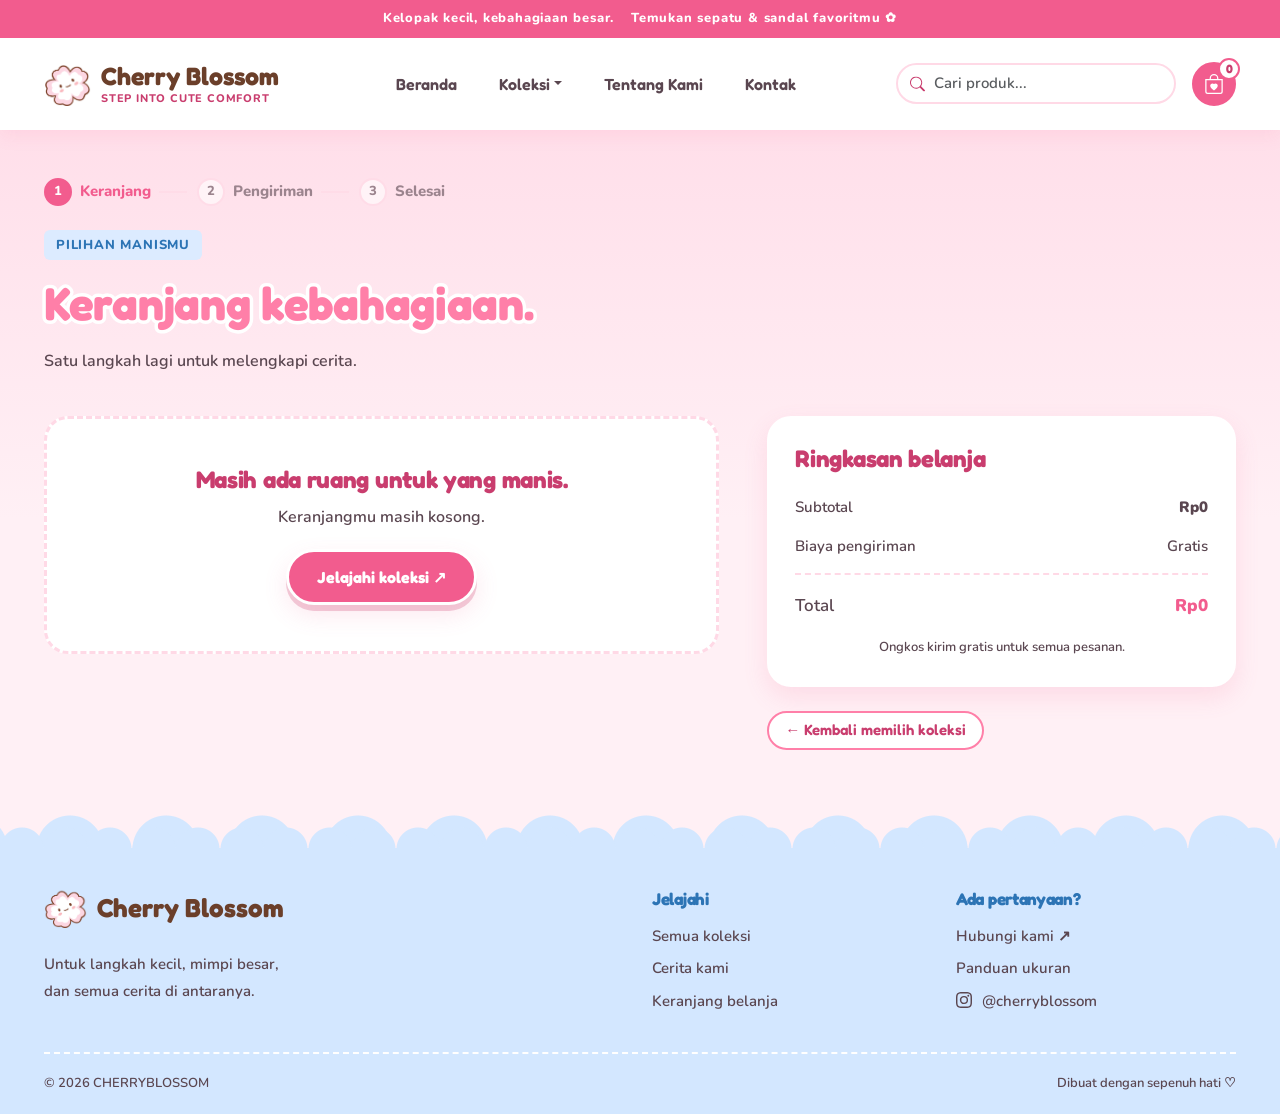
<file: keranjang.html>
<!doctype html>
<html lang="id">
<head>
    <meta charset="utf-8">
    <meta name="viewport" content="width=device-width, initial-scale=1">
    <meta name="description" content="CHERRYBLOSSOM — koleksi sepatu dan sandal pastel untuk langkah kecil dan besar.">
    <title>Keranjang | CHERRYBLOSSOM</title>
    <link rel="stylesheet" href="css/bootstrap.min.css">
    <link rel="stylesheet" href="css/style.css">
</head>
<body>
    <a class="skip" href="#utama">Langsung ke konten</a>

    <!-- ===== HEADER ===== -->
    <header>
        <!-- ===== PENGUMUMAN ===== -->
        <div class="announcement">Kelopak kecil, kebahagiaan besar. <span>Temukan sepatu &amp; sandal favoritmu ✿</span></div>

        <!-- ===== NAVBAR ===== -->
        <nav class="navbar navbar-expand-lg container">
            <a class="navbar-brand" href="index.html">
                <img class="brand-logo" src="images/logo.png" alt="Logo Cherry Blossom">
                <span class="brand-text">Cherry Blossom<span class="brand-sub">STEP INTO CUTE COMFORT</span></span>
            </a>
            <!-- Tombol keranjang: ikon tas bulat + angka jumlah barang (badge di pojok kanan atas) -->
            <a class="bag active ms-auto me-2 me-lg-0 order-lg-last" href="keranjang.html" aria-label="Keranjang" title="Keranjang" aria-current="page">
                <svg xmlns="http://www.w3.org/2000/svg" width="20" height="20" fill="currentColor" class="bi bi-bag-heart" viewBox="0 0 16 16" aria-hidden="true">
                    <path fill-rule="evenodd" d="M10.5 3.5a2.5 2.5 0 0 0-5 0V4h5zm1 0V4H15v10a2 2 0 0 1-2 2H3a2 2 0 0 1-2-2V4h3.5v-.5a3.5 3.5 0 1 1 7 0M14 14V5H2v9a1 1 0 0 0 1 1h10a1 1 0 0 0 1-1M8 7.993c1.664-1.711 5.825 1.283 0 5.132-5.825-3.85-1.664-6.843 0-5.132"/>
                </svg>
                <span id="cart-count" class="bag-count">0</span>
            </a>
            <button class="navbar-toggler" type="button" data-bs-toggle="collapse" data-bs-target="#menu" aria-controls="menu" aria-expanded="false" aria-label="Buka menu">
                <span class="navbar-toggler-icon"></span>
            </button>
            <div class="collapse navbar-collapse" id="menu">
                <ul class="navbar-nav mx-auto">
                    <li class="nav-item"><a class="nav-link" href="index.html">Beranda</a></li>
                    <li class="nav-item dropdown">
                        <!-- Dropdown Bootstrap (dibuka oleh bootstrap.bundle.min.js, tanpa JS tambahan) -->
                        <a class="nav-link dropdown-toggle" href="#" role="button" data-bs-toggle="dropdown" aria-expanded="false">Koleksi</a>
                        <ul class="dropdown-menu">
                            <li><a class="dropdown-item" href="produk.html">Semua koleksi</a></li>
                            <li><a class="dropdown-item" href="produk.html?kategori=Anak">Koleksi anak</a></li>
                            <li><a class="dropdown-item" href="produk.html?kategori=Dewasa">Koleksi dewasa</a></li>
                            <li><hr class="dropdown-divider"></li>
                            <li><a class="dropdown-item" href="panduan-ukuran.html">Panduan ukuran</a></li>
                        </ul>
                    </li>
                    <li class="nav-item"><a class="nav-link" href="tentang.html">Tentang Kami</a></li>
                    <li class="nav-item"><a class="nav-link" href="kontak.html">Kontak</a></li>
                </ul>
                <!-- Pencarian navbar: mengirim ?cari= ke produk.html -->
                <form class="nav-search position-relative me-lg-3" action="produk.html" method="get" role="search">
                    <label for="nav-cari" class="visually-hidden">Cari produk</label>
                    <svg xmlns="http://www.w3.org/2000/svg" width="15" height="15" fill="currentColor" class="bi bi-search nav-search-icon position-absolute top-50 translate-middle-y" viewBox="0 0 16 16" aria-hidden="true">
                        <path d="M11.742 10.344a6.5 6.5 0 1 0-1.397 1.398h-.001q.044.06.098.115l3.85 3.85a1 1 0 0 0 1.415-1.414l-3.85-3.85a1 1 0 0 0-.115-.1zM12 6.5a5.5 5.5 0 1 1-11 0 5.5 5.5 0 0 1 11 0"/>
                    </svg>
                    <input id="nav-cari" class="form-control" type="search" name="cari" placeholder="Cari produk...">
                </form>
            </div>
        </nav>
    </header>

    <main id="utama">

        <!-- ===== PEMBUKA HALAMAN + PENANDA LANGKAH ===== -->
        <section class="page-intro container pt-5 pb-4">
            <!-- Penanda langkah: done = selesai, active = sedang berjalan -->
            <ol class="checkout-steps list-unstyled d-flex flex-wrap align-items-center mb-4" aria-label="Langkah belanja">
                <li class="step active" aria-current="step"><span class="step-num">1</span>Keranjang</li>
                <li class="step"><span class="step-num">2</span>Pengiriman</li>
                <li class="step"><span class="step-num">3</span>Selesai</li>
            </ol>
            <div class="badge eyebrow">PILIHAN MANISMU</div>
            <h1>Keranjang kebahagiaan.</h1>
            <p>Satu langkah lagi untuk melengkapi cerita.</p>
        </section>

        <!-- ===== ISI KERANJANG & RINGKASAN ===== -->
        <section class="container pb-5">
            <div class="row g-4 g-lg-5">

                <!-- Daftar barang (diisi oleh js/script.js) -->
                <div class="col-lg-7">
                    <div id="cart-items"></div>
                </div>

                <!-- Ringkasan belanja + tombol kembali.
                     sticky-lg-top: menempel saat di-scroll, hanya di layar besar -->
                <div class="col-lg-5">
                    <div class="summary-sticky sticky-lg-top">
                        <aside class="summary">
                            <h2>Ringkasan belanja</h2>
                            <div class="d-flex justify-content-between gap-2 my-3">
                                <span>Subtotal</span>
                                <strong id="subtotal">Rp0</strong>
                            </div>
                            <div class="d-flex justify-content-between gap-2 my-3">
                                <span>Biaya pengiriman</span>
                                <span>Gratis</span>
                            </div>
                            <div class="total d-flex justify-content-between gap-2 my-3">
                                <span>Total</span>
                                <strong id="total">Rp0</strong>
                            </div>
                            <!-- Disembunyikan oleh js/script.js jika keranjang kosong -->
                            <a id="to-checkout" class="btn btn-cherry w-100" href="checkout.html">Lanjut ke pengiriman ↗</a>
                            <p class="summary-note">Ongkos kirim gratis untuk semua pesanan.</p>
                        </aside>

                        <a class="btn btn-sm rounded-pill btn-outline-cherry mt-4" href="produk.html">← Kembali memilih koleksi</a>
                    </div>
                </div>

            </div>
        </section>

    </main>

    <!-- ===== FOOTER ===== -->
    <footer>
        <div class="container">
            <div class="row gy-4">
                <div class="col-md-6">
                    <a class="footer-brand" href="index.html">
                        <img class="brand-logo" src="images/logo.png" alt="Logo Cherry Blossom">
                        <span class="brand-text">Cherry Blossom</span>
                    </a>
                    <p>Untuk langkah kecil, mimpi besar,<br>dan semua cerita di antaranya.</p>
                </div>
                <div class="col-6 col-md-3">
                    <h2>Jelajahi</h2>
                    <a href="produk.html">Semua koleksi</a>
                    <a href="tentang.html">Cerita kami</a>
                    <a href="keranjang.html">Keranjang belanja</a>
                </div>
                <div class="col-6 col-md-3">
                    <h2>Ada pertanyaan?</h2>
                    <a href="kontak.html">Hubungi kami ↗</a>
                    <a href="panduan-ukuran.html">Panduan ukuran</a>
                    <!-- Instagram (dibuka di tab baru) -->
                    <a class="ig-link" href="https://www.instagram.com/" target="_blank" rel="noopener">
                        <svg xmlns="http://www.w3.org/2000/svg" width="16" height="16" fill="currentColor" class="bi bi-instagram" viewBox="0 0 16 16" aria-hidden="true">
                            <path d="M8 0C5.829 0 5.556.01 4.703.048 3.85.088 3.269.222 2.76.42a3.9 3.9 0 0 0-1.417.923A3.9 3.9 0 0 0 .42 2.76C.222 3.268.087 3.85.048 4.7.01 5.555 0 5.827 0 8.001c0 2.172.01 2.444.048 3.297.04.852.174 1.433.372 1.942.205.526.478.972.923 1.417.444.445.89.719 1.416.923.51.198 1.09.333 1.942.372C5.555 15.99 5.827 16 8 16s2.444-.01 3.298-.048c.851-.04 1.434-.174 1.943-.372a3.9 3.9 0 0 0 1.416-.923c.445-.445.718-.891.923-1.417.197-.509.332-1.09.372-1.942C15.99 10.445 16 10.173 16 8s-.01-2.445-.048-3.299c-.04-.851-.175-1.433-.372-1.941a3.9 3.9 0 0 0-.923-1.417A3.9 3.9 0 0 0 13.24.42c-.51-.198-1.092-.333-1.943-.372C10.443.01 10.172 0 7.998 0zm-.717 1.442h.718c2.136 0 2.389.007 3.232.046.78.035 1.204.166 1.486.275.373.145.64.319.92.599s.453.546.598.92c.11.281.24.705.275 1.485.039.843.047 1.096.047 3.231s-.008 2.389-.047 3.232c-.035.78-.166 1.203-.275 1.485a2.5 2.5 0 0 1-.599.919c-.28.28-.546.453-.92.598-.28.11-.704.24-1.485.276-.843.038-1.096.047-3.232.047s-2.39-.009-3.233-.047c-.78-.036-1.203-.166-1.485-.276a2.5 2.5 0 0 1-.92-.598 2.5 2.5 0 0 1-.6-.92c-.109-.281-.24-.705-.275-1.485-.038-.843-.046-1.096-.046-3.233s.008-2.388.046-3.231c.036-.78.166-1.204.276-1.486.145-.373.319-.64.599-.92s.546-.453.92-.598c.282-.11.705-.24 1.485-.276.738-.034 1.024-.044 2.515-.045zm4.988 1.328a.96.96 0 1 0 0 1.92.96.96 0 0 0 0-1.92m-4.27 1.122a4.109 4.109 0 1 0 0 8.217 4.109 4.109 0 0 0 0-8.217m0 1.441a2.667 2.667 0 1 1 0 5.334 2.667 2.667 0 0 1 0-5.334"/>
                        </svg>
                        @cherryblossom
                    </a>
                </div>
            </div>
            <div class="footer-bottom d-flex flex-column flex-md-row justify-content-between gap-2">
                <span>© 2026 CHERRYBLOSSOM</span>
                <span>Dibuat dengan sepenuh hati ♡</span>
            </div>
        </div>
    </footer>

    <!-- ===== SCRIPT ===== -->
    <script src="js/bootstrap.bundle.min.js"></script>
    <script src="js/script.js"></script>
</body>
</html>
</file>
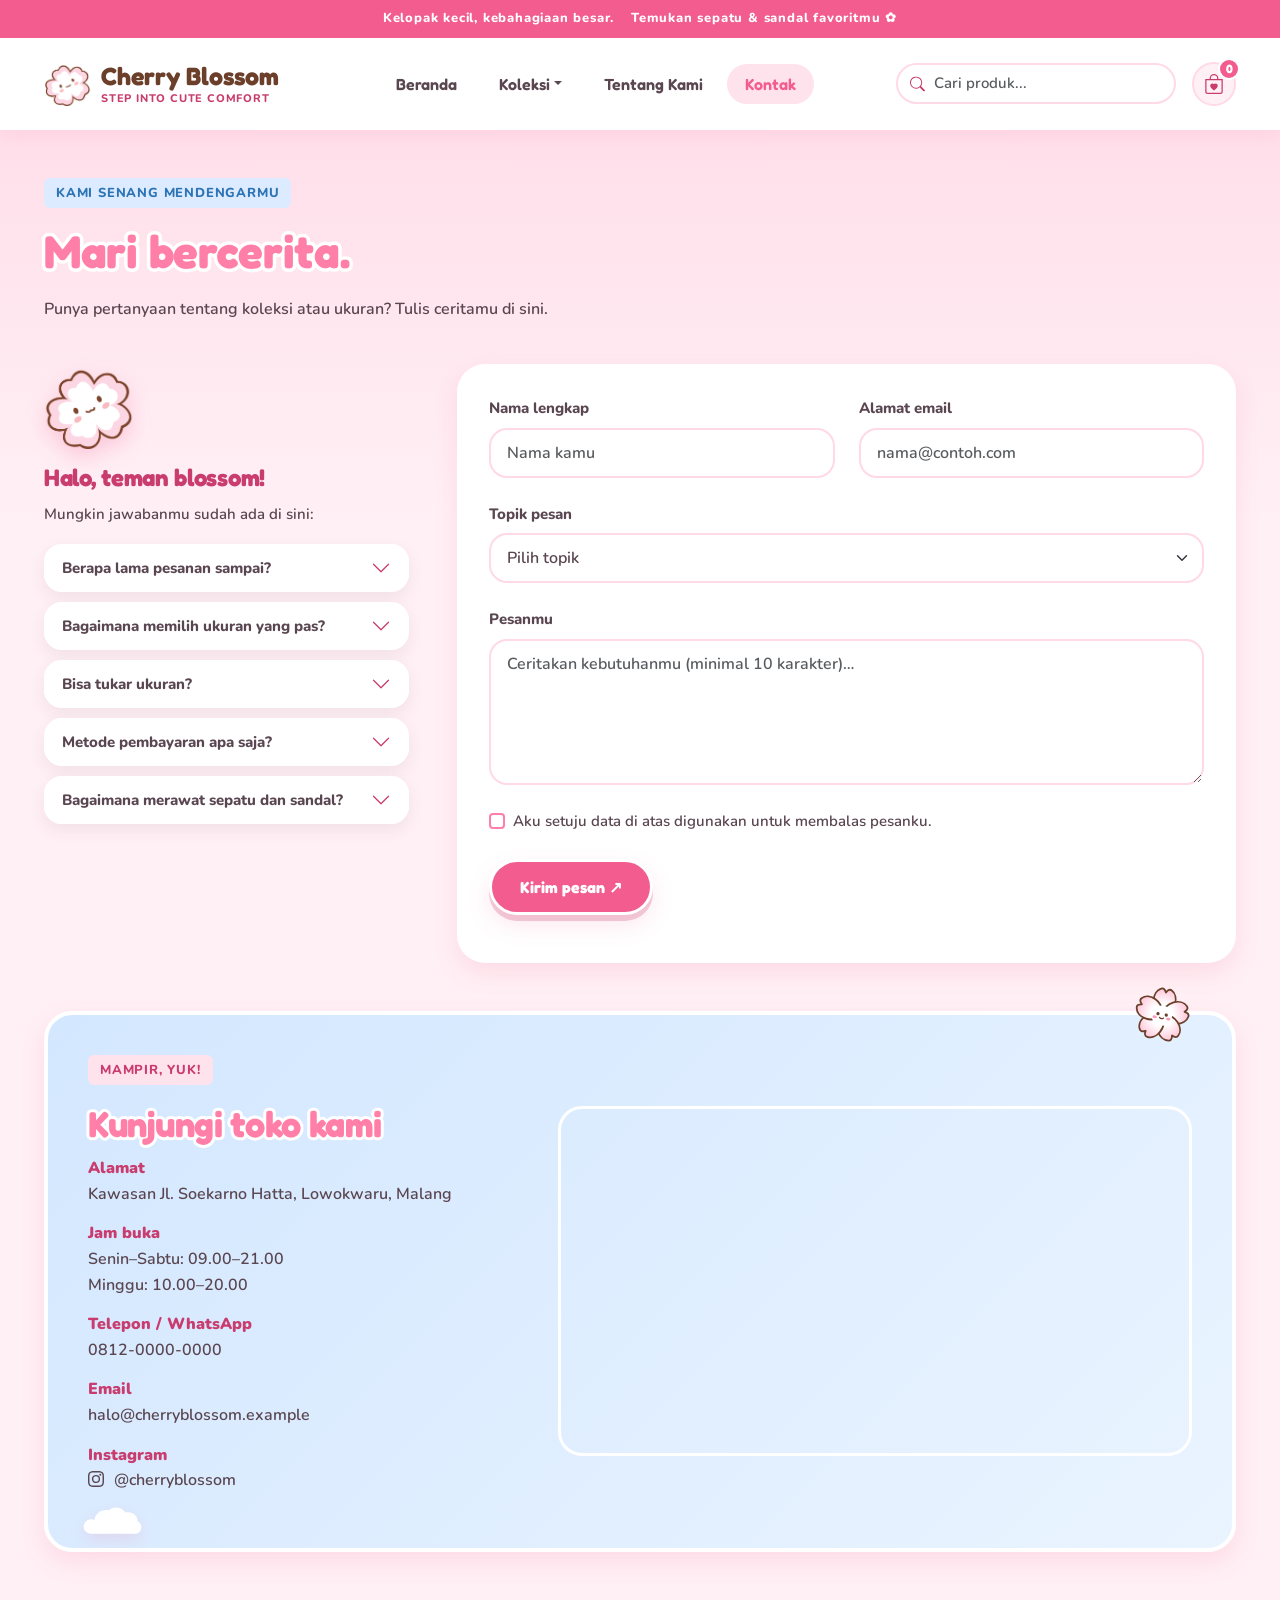
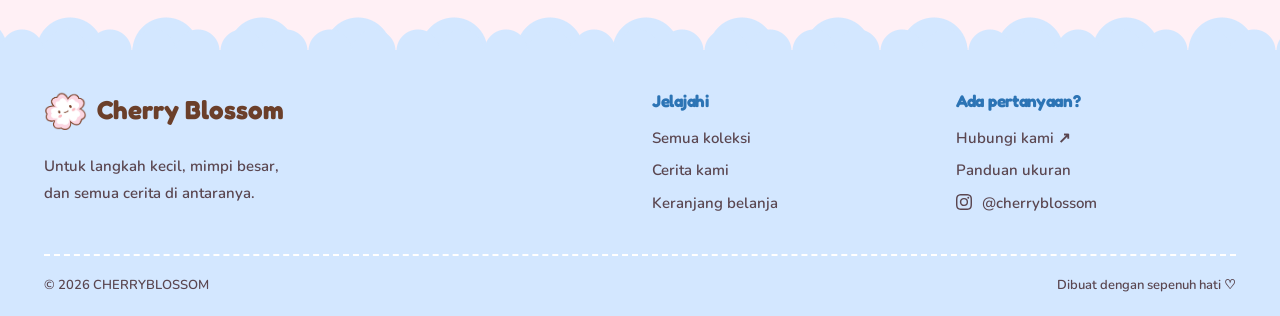
<file: kontak.html>
<!doctype html>
<html lang="id">
<head>
    <meta charset="utf-8">
    <meta name="viewport" content="width=device-width, initial-scale=1">
    <meta name="description" content="CHERRYBLOSSOM — koleksi sepatu dan sandal pastel untuk langkah kecil dan besar.">
    <title>Kontak | CHERRYBLOSSOM</title>
    <link rel="stylesheet" href="css/bootstrap.min.css">
    <link rel="stylesheet" href="css/style.css">
</head>
<body>
    <a class="skip" href="#utama">Langsung ke konten</a>

    <!-- ===== HEADER ===== -->
    <header>
        <!-- ===== PENGUMUMAN ===== -->
        <div class="announcement">Kelopak kecil, kebahagiaan besar. <span>Temukan sepatu &amp; sandal favoritmu ✿</span></div>

        <!-- ===== NAVBAR ===== -->
        <nav class="navbar navbar-expand-lg container">
            <a class="navbar-brand" href="index.html">
                <img class="brand-logo" src="images/logo.png" alt="Logo Cherry Blossom">
                <span class="brand-text">Cherry Blossom<span class="brand-sub">STEP INTO CUTE COMFORT</span></span>
            </a>
            <!-- Tombol keranjang: ikon tas bulat + angka jumlah barang (badge di pojok kanan atas) -->
            <a class="bag ms-auto me-2 me-lg-0 order-lg-last" href="keranjang.html" aria-label="Keranjang" title="Keranjang">
                <svg xmlns="http://www.w3.org/2000/svg" width="20" height="20" fill="currentColor" class="bi bi-bag-heart" viewBox="0 0 16 16" aria-hidden="true">
                    <path fill-rule="evenodd" d="M10.5 3.5a2.5 2.5 0 0 0-5 0V4h5zm1 0V4H15v10a2 2 0 0 1-2 2H3a2 2 0 0 1-2-2V4h3.5v-.5a3.5 3.5 0 1 1 7 0M14 14V5H2v9a1 1 0 0 0 1 1h10a1 1 0 0 0 1-1M8 7.993c1.664-1.711 5.825 1.283 0 5.132-5.825-3.85-1.664-6.843 0-5.132"/>
                </svg>
                <span id="cart-count" class="bag-count">0</span>
            </a>
            <button class="navbar-toggler" type="button" data-bs-toggle="collapse" data-bs-target="#menu" aria-controls="menu" aria-expanded="false" aria-label="Buka menu">
                <span class="navbar-toggler-icon"></span>
            </button>
            <div class="collapse navbar-collapse" id="menu">
                <ul class="navbar-nav mx-auto">
                    <li class="nav-item"><a class="nav-link" href="index.html">Beranda</a></li>
                    <li class="nav-item dropdown">
                        <!-- Dropdown Bootstrap (dibuka oleh bootstrap.bundle.min.js, tanpa JS tambahan) -->
                        <a class="nav-link dropdown-toggle" href="#" role="button" data-bs-toggle="dropdown" aria-expanded="false">Koleksi</a>
                        <ul class="dropdown-menu">
                            <li><a class="dropdown-item" href="produk.html">Semua koleksi</a></li>
                            <li><a class="dropdown-item" href="produk.html?kategori=Anak">Koleksi anak</a></li>
                            <li><a class="dropdown-item" href="produk.html?kategori=Dewasa">Koleksi dewasa</a></li>
                            <li><hr class="dropdown-divider"></li>
                            <li><a class="dropdown-item" href="panduan-ukuran.html">Panduan ukuran</a></li>
                        </ul>
                    </li>
                    <li class="nav-item"><a class="nav-link" href="tentang.html">Tentang Kami</a></li>
                    <li class="nav-item"><a class="nav-link active" href="kontak.html" aria-current="page">Kontak</a></li>
                </ul>
                <!-- Pencarian navbar: mengirim ?cari= ke produk.html -->
                <form class="nav-search position-relative me-lg-3" action="produk.html" method="get" role="search">
                    <label for="nav-cari" class="visually-hidden">Cari produk</label>
                    <svg xmlns="http://www.w3.org/2000/svg" width="15" height="15" fill="currentColor" class="bi bi-search nav-search-icon position-absolute top-50 translate-middle-y" viewBox="0 0 16 16" aria-hidden="true">
                        <path d="M11.742 10.344a6.5 6.5 0 1 0-1.397 1.398h-.001q.044.06.098.115l3.85 3.85a1 1 0 0 0 1.415-1.414l-3.85-3.85a1 1 0 0 0-.115-.1zM12 6.5a5.5 5.5 0 1 1-11 0 5.5 5.5 0 0 1 11 0"/>
                    </svg>
                    <input id="nav-cari" class="form-control" type="search" name="cari" placeholder="Cari produk...">
                </form>
            </div>
        </nav>
    </header>

    <main id="utama">

        <!-- ===== PEMBUKA HALAMAN ===== -->
        <section class="page-intro container pt-5 pb-4">
            <div class="badge eyebrow">KAMI SENANG MENDENGARMU</div>
            <h1>Mari bercerita.</h1>
            <p>Punya pertanyaan tentang koleksi atau ukuran? Tulis ceritamu di sini.</p>
        </section>

        <!-- ===== INFO & FORM KONTAK ===== -->
        <section class="container pb-5">
            <div class="row g-4 g-lg-5">

                <!-- Info kontak -->
                <div class="col-md-4 contact-info">
                    <img class="contact-maskot" src="images/logo.png" alt="" aria-hidden="true">
                    <h2>Halo, teman blossom!</h2>
                    <p>Mungkin jawabanmu sudah ada di sini:</p>

                    <!-- FAQ: Accordion Bootstrap. Semua tertutup di awal;
                         data-bs-parent="#faq" membuat hanya satu yang terbuka -->
                    <div class="accordion faq" id="faq">
                        <div class="accordion-item">
                            <h3 class="accordion-header">
                                <button class="accordion-button collapsed" type="button" data-bs-toggle="collapse" data-bs-target="#faq-1" aria-expanded="false" aria-controls="faq-1">Berapa lama pesanan sampai?</button>
                            </h3>
                            <div id="faq-1" class="accordion-collapse collapse" data-bs-parent="#faq">
                                <div class="accordion-body">Sekitar 2–4 hari kerja untuk Pulau Jawa dan 3–7 hari kerja untuk luar Jawa.</div>
                            </div>
                        </div>
                        <div class="accordion-item">
                            <h3 class="accordion-header">
                                <button class="accordion-button collapsed" type="button" data-bs-toggle="collapse" data-bs-target="#faq-2" aria-expanded="false" aria-controls="faq-2">Bagaimana memilih ukuran yang pas?</button>
                            </h3>
                            <div id="faq-2" class="accordion-collapse collapse" data-bs-parent="#faq">
                                <div class="accordion-body">Ukur panjang kakimu dari tumit sampai ujung jari terpanjang, lalu cocokkan dengan tabel di halaman <a href="panduan-ukuran.html">Panduan ukuran</a>.</div>
                            </div>
                        </div>
                        <div class="accordion-item">
                            <h3 class="accordion-header">
                                <button class="accordion-button collapsed" type="button" data-bs-toggle="collapse" data-bs-target="#faq-3" aria-expanded="false" aria-controls="faq-3">Bisa tukar ukuran?</button>
                            </h3>
                            <div id="faq-3" class="accordion-collapse collapse" data-bs-parent="#faq">
                                <div class="accordion-body">Bisa, dalam 7 hari setelah barang diterima, selama belum dipakai di luar ruangan dan label masih lengkap.</div>
                            </div>
                        </div>
                        <div class="accordion-item">
                            <h3 class="accordion-header">
                                <button class="accordion-button collapsed" type="button" data-bs-toggle="collapse" data-bs-target="#faq-4" aria-expanded="false" aria-controls="faq-4">Metode pembayaran apa saja?</button>
                            </h3>
                            <div id="faq-4" class="accordion-collapse collapse" data-bs-parent="#faq">
                                <div class="accordion-body">Kamu bisa membayar lewat transfer bank, e-wallet, atau bayar di tempat (COD).</div>
                            </div>
                        </div>
                        <div class="accordion-item">
                            <h3 class="accordion-header">
                                <button class="accordion-button collapsed" type="button" data-bs-toggle="collapse" data-bs-target="#faq-5" aria-expanded="false" aria-controls="faq-5">Bagaimana merawat sepatu dan sandal?</button>
                            </h3>
                            <div id="faq-5" class="accordion-collapse collapse" data-bs-parent="#faq">
                                <div class="accordion-body">Lap dengan kain lembut dan keringkan di tempat teduh. Cara merawat yang lebih detail ada di halaman masing-masing produk.</div>
                            </div>
                        </div>
                    </div>
                </div>

                <!-- Form kontak, divalidasi bawaan HTML (+ sedikit js/script.js):
                     - Nama: required, type text, minlength 2, maxlength 80, pattern huruf (diawali huruf; boleh spasi, titik, apostrof)
                     - Email: required, type email, maxlength 100, pattern wajib ada "@" dan titik domain (nama@contoh.com)
                     - Topik: required (select)
                     - Pesan: required, minlength 10, maxlength 1000 (JS menambah cek trim() agar bukan hanya spasi)
                     - Persetujuan: checkbox required -->
                <div class="col-md-8">
                    <form id="contact-form" class="contact-form">
                        <div class="row g-4">
                            <div class="col-sm-6">
                                <label for="name" class="form-label">Nama lengkap</label>
                                <input id="name" name="nama" type="text" class="form-control" placeholder="Nama kamu" minlength="2" maxlength="80" pattern="[A-Za-z][A-Za-z .']{1,79}" title="Isi nama dengan huruf, minimal 2 karakter" required autocomplete="name">
                                <small class="field-hint">Isi nama dengan huruf, minimal 2 karakter.</small>
                            </div>
                            <div class="col-sm-6">
                                <label for="email" class="form-label">Alamat email</label>
                                <input id="email" name="email" class="form-control" type="email" placeholder="nama@contoh.com" maxlength="100" pattern="[^@\s]+@[^@\s]+\.[^@\s]+" title="Contoh format: nama@contoh.com" required autocomplete="email">
                                <small class="field-hint">Contoh format: nama@contoh.com</small>
                            </div>
                            <div class="col-12">
                                <label for="topic" class="form-label">Topik pesan</label>
                                <select id="topic" name="topik" class="form-select" required>
                                    <option value="">Pilih topik</option>
                                    <option>Pertanyaan produk</option>
                                    <option>Panduan ukuran</option>
                                    <option>Saran dan masukan</option>
                                </select>
                                <small class="field-hint">Pilih salah satu topik.</small>
                            </div>
                            <div class="col-12">
                                <label for="message" class="form-label">Pesanmu</label>
                                <textarea id="message" name="pesan" class="form-control" rows="5" minlength="10" maxlength="1000" placeholder="Ceritakan kebutuhanmu (minimal 10 karakter)…" required></textarea>
                                <small class="field-hint">Tulis pesan minimal 10 karakter.</small>
                            </div>
                            <div class="col-12">
                                <!-- Checkbox wajib (required): divalidasi bawaan HTML -->
                                <div class="form-check">
                                    <input id="setuju" name="setuju" class="form-check-input" type="checkbox" required>
                                    <label class="form-check-label" for="setuju">Aku setuju data di atas digunakan untuk membalas pesanku.</label>
                                    <small class="field-hint">Centang persetujuan ini untuk mengirim pesan.</small>
                                </div>
                            </div>
                            <div class="col-12">
                                <button class="btn btn-cherry" type="submit">Kirim pesan ↗</button>
                                <p id="form-status" role="status" class="status-message"></p>
                            </div>
                        </div>
                    </form>
                </div>

            </div>
        </section>

        <!-- ===== KUNJUNGI TOKO KAMI (alamat + peta) ===== -->
        <section class="container pb-5" aria-labelledby="judul-toko">
            <!-- Gaya kotak sama dengan banner promo di Beranda (promo-banner) -->
            <div class="promo-banner has-decor">
                <!-- Dekorasi di tepi kotak (disembunyikan di HP) -->
                <img class="decor toko-maskot d-none d-md-block" src="images/dekor/maskot.svg" alt="" aria-hidden="true">
                <img class="decor decor-awan kecil toko-awan d-none d-md-block" src="images/dekor/awan.svg" alt="" aria-hidden="true">

                <div class="row g-4 align-items-center">

                    <!-- Alamat, jam buka, kontak -->
                    <div class="col-md-5">
                        <div class="badge eyebrow eyebrow-pink">MAMPIR, YUK!</div>
                        <h2 id="judul-toko">Kunjungi toko kami</h2>
                        <ul class="list-unstyled info-toko mb-0">
                            <li>
                                <strong>Alamat</strong><br>
                                Kawasan Jl. Soekarno Hatta, Lowokwaru, Malang
                            </li>
                            <li>
                                <strong>Jam buka</strong><br>
                                Senin–Sabtu: 09.00–21.00<br>
                                Minggu: 10.00–20.00
                            </li>
                            <li>
                                <strong>Telepon / WhatsApp</strong><br>
                                0812-0000-0000
                            </li>
                            <li>
                                <strong>Email</strong><br>
                                halo@cherryblossom.example
                            </li>
                            <li>
                                <strong>Instagram</strong><br>
                                <a class="ig-link" href="https://www.instagram.com/" target="_blank" rel="noopener">
                                    <svg xmlns="http://www.w3.org/2000/svg" width="16" height="16" fill="currentColor" class="bi bi-instagram" viewBox="0 0 16 16" aria-hidden="true">
                                        <path d="M8 0C5.829 0 5.556.01 4.703.048 3.85.088 3.269.222 2.76.42a3.9 3.9 0 0 0-1.417.923A3.9 3.9 0 0 0 .42 2.76C.222 3.268.087 3.85.048 4.7.01 5.555 0 5.827 0 8.001c0 2.172.01 2.444.048 3.297.04.852.174 1.433.372 1.942.205.526.478.972.923 1.417.444.445.89.719 1.416.923.51.198 1.09.333 1.942.372C5.555 15.99 5.827 16 8 16s2.444-.01 3.298-.048c.851-.04 1.434-.174 1.943-.372a3.9 3.9 0 0 0 1.416-.923c.445-.445.718-.891.923-1.417.197-.509.332-1.09.372-1.942C15.99 10.445 16 10.173 16 8s-.01-2.445-.048-3.299c-.04-.851-.175-1.433-.372-1.941a3.9 3.9 0 0 0-.923-1.417A3.9 3.9 0 0 0 13.24.42c-.51-.198-1.092-.333-1.943-.372C10.443.01 10.172 0 7.998 0zm-.717 1.442h.718c2.136 0 2.389.007 3.232.046.78.035 1.204.166 1.486.275.373.145.64.319.92.599s.453.546.598.92c.11.281.24.705.275 1.485.039.843.047 1.096.047 3.231s-.008 2.389-.047 3.232c-.035.78-.166 1.203-.275 1.485a2.5 2.5 0 0 1-.599.919c-.28.28-.546.453-.92.598-.28.11-.704.24-1.485.276-.843.038-1.096.047-3.232.047s-2.39-.009-3.233-.047c-.78-.036-1.203-.166-1.485-.276a2.5 2.5 0 0 1-.92-.598 2.5 2.5 0 0 1-.6-.92c-.109-.281-.24-.705-.275-1.485-.038-.843-.046-1.096-.046-3.233s.008-2.388.046-3.231c.036-.78.166-1.204.276-1.486.145-.373.319-.64.599-.92s.546-.453.92-.598c.282-.11.705-.24 1.485-.276.738-.034 1.024-.044 2.515-.045zm4.988 1.328a.96.96 0 1 0 0 1.92.96.96 0 0 0 0-1.92m-4.27 1.122a4.109 4.109 0 1 0 0 8.217 4.109 4.109 0 0 0 0-8.217m0 1.441a2.667 2.667 0 1 1 0 5.334 2.667 2.667 0 0 1 0-5.334"/>
                                    </svg>
                                    @cherryblossom
                                </a>
                            </li>
                        </ul>
                    </div>

                    <!-- Peta Google Maps (lokasi diatur lewat q= pada alamat src) -->
                    <div class="col-md-7">
                        <iframe class="peta" src="https://maps.google.com/maps?q=Jl.%20Soekarno%20Hatta%2C%20Lowokwaru%2C%20Malang&amp;z=15&amp;output=embed" title="Peta area umum Jl. Soekarno Hatta, Lowokwaru, Malang" loading="lazy" referrerpolicy="no-referrer-when-downgrade" allowfullscreen></iframe>
                    </div>

                </div>
            </div>
        </section>

    </main>

    <!-- ===== POP-UP PESAN TERKIRIM (Modal Bootstrap) ===== -->
    <div class="modal fade" id="contact-modal" tabindex="-1" aria-labelledby="contact-modal-title" aria-hidden="true">
        <div class="modal-dialog modal-dialog-centered">
            <div class="modal-content success-modal">
                <div class="modal-body">
                    <img class="success-maskot" src="images/dekor/maskot.svg" alt="" aria-hidden="true">
                    <h2 class="modal-title" id="contact-modal-title">Pesan terkirim!</h2>
                    <p id="contact-modal-text">Terima kasih! Kami akan segera membalas pesanmu.</p>
                    <div class="d-flex flex-wrap justify-content-center gap-2">
                        <a class="btn btn-cherry" href="index.html">Kembali ke beranda</a>
                        <button class="btn rounded-pill btn-outline-cherry" type="button" data-bs-dismiss="modal">Tutup</button>
                    </div>
                </div>
            </div>
        </div>
    </div>

    <!-- ===== FOOTER ===== -->
    <footer>
        <div class="container">
            <div class="row gy-4">
                <div class="col-md-6">
                    <a class="footer-brand" href="index.html">
                        <img class="brand-logo" src="images/logo.png" alt="Logo Cherry Blossom">
                        <span class="brand-text">Cherry Blossom</span>
                    </a>
                    <p>Untuk langkah kecil, mimpi besar,<br>dan semua cerita di antaranya.</p>
                </div>
                <div class="col-6 col-md-3">
                    <h2>Jelajahi</h2>
                    <a href="produk.html">Semua koleksi</a>
                    <a href="tentang.html">Cerita kami</a>
                    <a href="keranjang.html">Keranjang belanja</a>
                </div>
                <div class="col-6 col-md-3">
                    <h2>Ada pertanyaan?</h2>
                    <a href="kontak.html">Hubungi kami ↗</a>
                    <a href="panduan-ukuran.html">Panduan ukuran</a>
                    <!-- Instagram (dibuka di tab baru) -->
                    <a class="ig-link" href="https://www.instagram.com/" target="_blank" rel="noopener">
                        <svg xmlns="http://www.w3.org/2000/svg" width="16" height="16" fill="currentColor" class="bi bi-instagram" viewBox="0 0 16 16" aria-hidden="true">
                            <path d="M8 0C5.829 0 5.556.01 4.703.048 3.85.088 3.269.222 2.76.42a3.9 3.9 0 0 0-1.417.923A3.9 3.9 0 0 0 .42 2.76C.222 3.268.087 3.85.048 4.7.01 5.555 0 5.827 0 8.001c0 2.172.01 2.444.048 3.297.04.852.174 1.433.372 1.942.205.526.478.972.923 1.417.444.445.89.719 1.416.923.51.198 1.09.333 1.942.372C5.555 15.99 5.827 16 8 16s2.444-.01 3.298-.048c.851-.04 1.434-.174 1.943-.372a3.9 3.9 0 0 0 1.416-.923c.445-.445.718-.891.923-1.417.197-.509.332-1.09.372-1.942C15.99 10.445 16 10.173 16 8s-.01-2.445-.048-3.299c-.04-.851-.175-1.433-.372-1.941a3.9 3.9 0 0 0-.923-1.417A3.9 3.9 0 0 0 13.24.42c-.51-.198-1.092-.333-1.943-.372C10.443.01 10.172 0 7.998 0zm-.717 1.442h.718c2.136 0 2.389.007 3.232.046.78.035 1.204.166 1.486.275.373.145.64.319.92.599s.453.546.598.92c.11.281.24.705.275 1.485.039.843.047 1.096.047 3.231s-.008 2.389-.047 3.232c-.035.78-.166 1.203-.275 1.485a2.5 2.5 0 0 1-.599.919c-.28.28-.546.453-.92.598-.28.11-.704.24-1.485.276-.843.038-1.096.047-3.232.047s-2.39-.009-3.233-.047c-.78-.036-1.203-.166-1.485-.276a2.5 2.5 0 0 1-.92-.598 2.5 2.5 0 0 1-.6-.92c-.109-.281-.24-.705-.275-1.485-.038-.843-.046-1.096-.046-3.233s.008-2.388.046-3.231c.036-.78.166-1.204.276-1.486.145-.373.319-.64.599-.92s.546-.453.92-.598c.282-.11.705-.24 1.485-.276.738-.034 1.024-.044 2.515-.045zm4.988 1.328a.96.96 0 1 0 0 1.92.96.96 0 0 0 0-1.92m-4.27 1.122a4.109 4.109 0 1 0 0 8.217 4.109 4.109 0 0 0 0-8.217m0 1.441a2.667 2.667 0 1 1 0 5.334 2.667 2.667 0 0 1 0-5.334"/>
                        </svg>
                        @cherryblossom
                    </a>
                </div>
            </div>
            <div class="footer-bottom d-flex flex-column flex-md-row justify-content-between gap-2">
                <span>© 2026 CHERRYBLOSSOM</span>
                <span>Dibuat dengan sepenuh hati ♡</span>
            </div>
        </div>
    </footer>

    <!-- ===== SCRIPT ===== -->
    <script src="js/bootstrap.bundle.min.js"></script>
    <script src="js/script.js"></script>
</body>
</html>
</file>
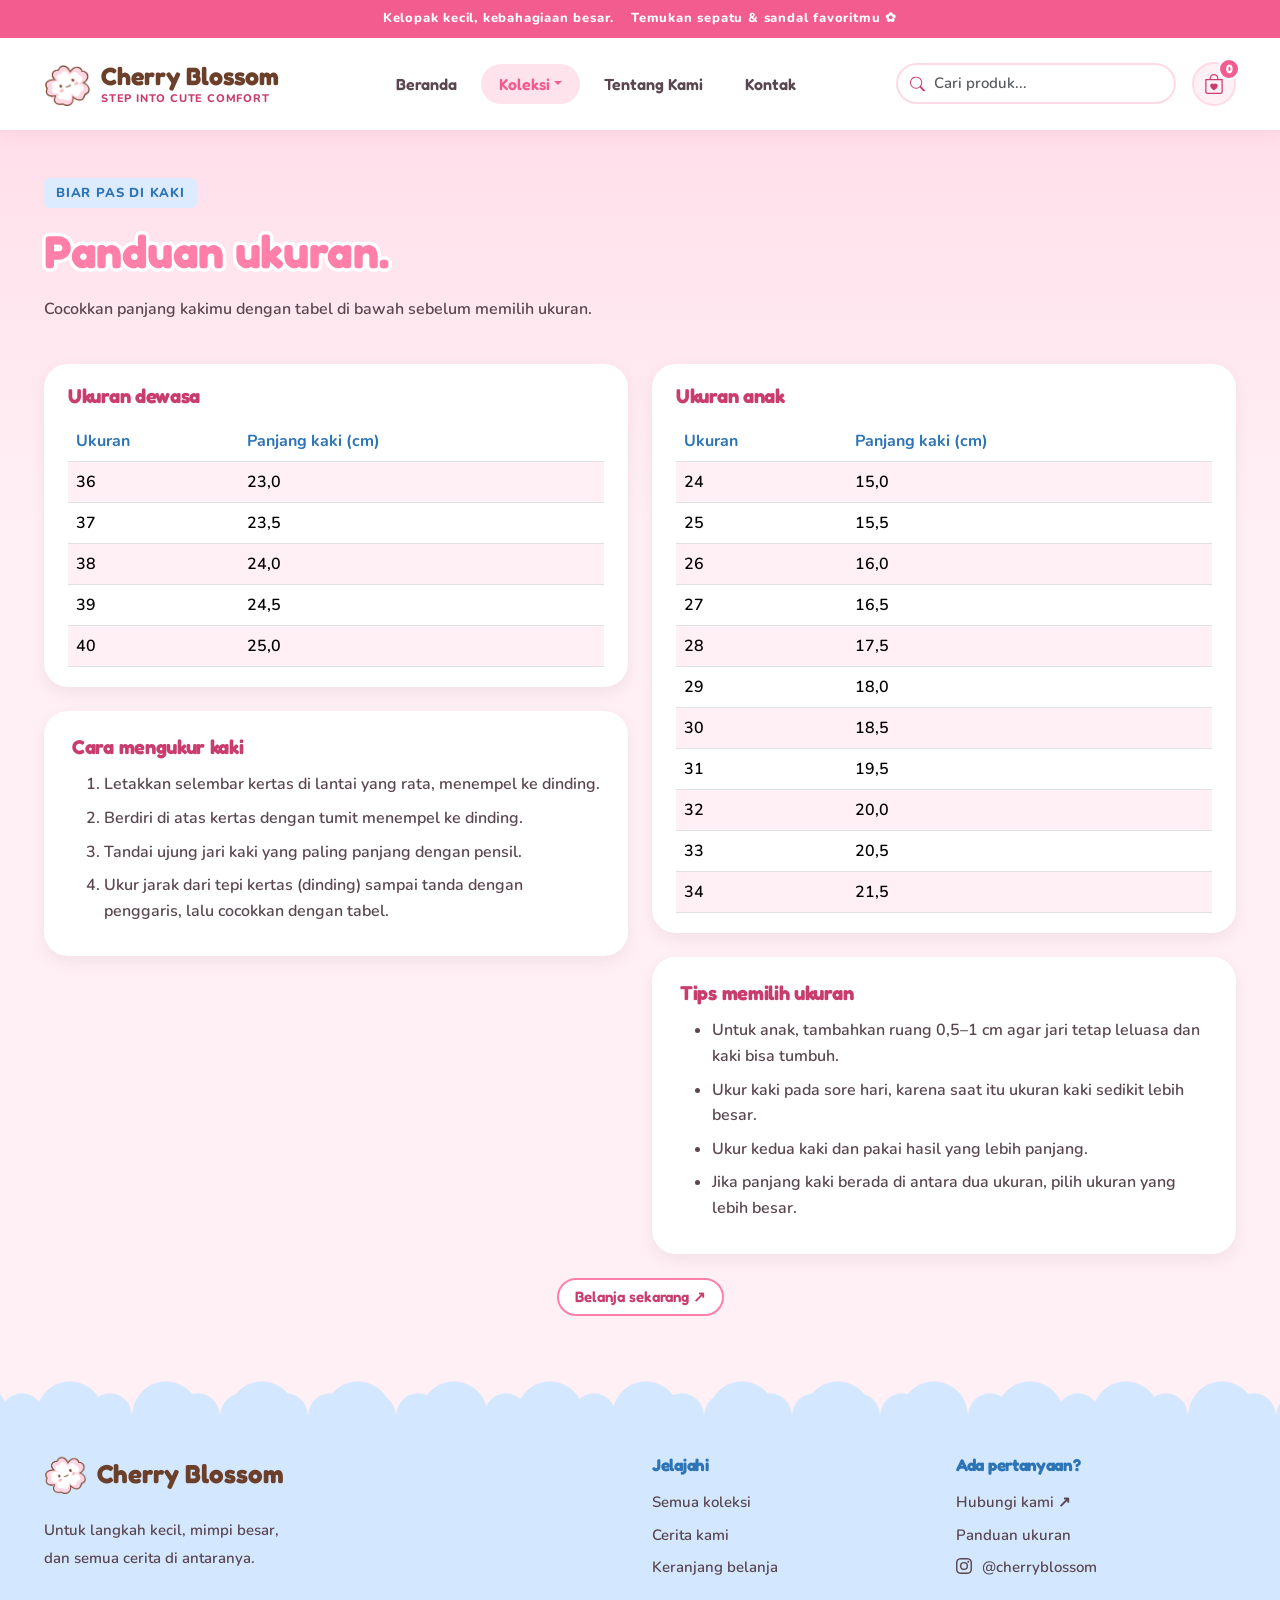
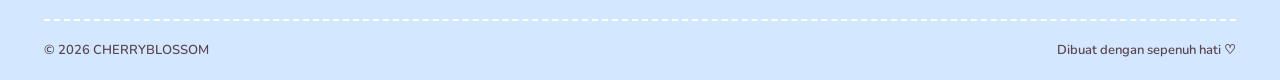
<file: panduan-ukuran.html>
<!doctype html>
<html lang="id">
<head>
    <meta charset="utf-8">
    <meta name="viewport" content="width=device-width, initial-scale=1">
    <meta name="description" content="CHERRYBLOSSOM — koleksi sepatu dan sandal pastel untuk langkah kecil dan besar.">
    <title>Panduan Ukuran | CHERRYBLOSSOM</title>
    <link rel="stylesheet" href="css/bootstrap.min.css">
    <link rel="stylesheet" href="css/style.css">
</head>
<body>
    <a class="skip" href="#utama">Langsung ke konten</a>

    <!-- ===== HEADER ===== -->
    <header>
        <!-- ===== PENGUMUMAN ===== -->
        <div class="announcement">Kelopak kecil, kebahagiaan besar. <span>Temukan sepatu &amp; sandal favoritmu ✿</span></div>

        <!-- ===== NAVBAR ===== -->
        <nav class="navbar navbar-expand-lg container">
            <a class="navbar-brand" href="index.html">
                <img class="brand-logo" src="images/logo.png" alt="Logo Cherry Blossom">
                <span class="brand-text">Cherry Blossom<span class="brand-sub">STEP INTO CUTE COMFORT</span></span>
            </a>
            <!-- Tombol keranjang: ikon tas bulat + angka jumlah barang (badge di pojok kanan atas) -->
            <a class="bag ms-auto me-2 me-lg-0 order-lg-last" href="keranjang.html" aria-label="Keranjang" title="Keranjang">
                <svg xmlns="http://www.w3.org/2000/svg" width="20" height="20" fill="currentColor" class="bi bi-bag-heart" viewBox="0 0 16 16" aria-hidden="true">
                    <path fill-rule="evenodd" d="M10.5 3.5a2.5 2.5 0 0 0-5 0V4h5zm1 0V4H15v10a2 2 0 0 1-2 2H3a2 2 0 0 1-2-2V4h3.5v-.5a3.5 3.5 0 1 1 7 0M14 14V5H2v9a1 1 0 0 0 1 1h10a1 1 0 0 0 1-1M8 7.993c1.664-1.711 5.825 1.283 0 5.132-5.825-3.85-1.664-6.843 0-5.132"/>
                </svg>
                <span id="cart-count" class="bag-count">0</span>
            </a>
            <button class="navbar-toggler" type="button" data-bs-toggle="collapse" data-bs-target="#menu" aria-controls="menu" aria-expanded="false" aria-label="Buka menu">
                <span class="navbar-toggler-icon"></span>
            </button>
            <div class="collapse navbar-collapse" id="menu">
                <ul class="navbar-nav mx-auto">
                    <li class="nav-item"><a class="nav-link" href="index.html">Beranda</a></li>
                    <li class="nav-item dropdown">
                        <!-- Dropdown Bootstrap (dibuka oleh bootstrap.bundle.min.js, tanpa JS tambahan) -->
                        <a class="nav-link dropdown-toggle active" href="#" role="button" data-bs-toggle="dropdown" aria-expanded="false">Koleksi</a>
                        <ul class="dropdown-menu">
                            <li><a class="dropdown-item" href="produk.html">Semua koleksi</a></li>
                            <li><a class="dropdown-item" href="produk.html?kategori=Anak">Koleksi anak</a></li>
                            <li><a class="dropdown-item" href="produk.html?kategori=Dewasa">Koleksi dewasa</a></li>
                            <li><hr class="dropdown-divider"></li>
                            <li><a class="dropdown-item active" aria-current="page" href="panduan-ukuran.html">Panduan ukuran</a></li>
                        </ul>
                    </li>
                    <li class="nav-item"><a class="nav-link" href="tentang.html">Tentang Kami</a></li>
                    <li class="nav-item"><a class="nav-link" href="kontak.html">Kontak</a></li>
                </ul>
                <!-- Pencarian navbar: mengirim ?cari= ke produk.html -->
                <form class="nav-search position-relative me-lg-3" action="produk.html" method="get" role="search">
                    <label for="nav-cari" class="visually-hidden">Cari produk</label>
                    <svg xmlns="http://www.w3.org/2000/svg" width="15" height="15" fill="currentColor" class="bi bi-search nav-search-icon position-absolute top-50 translate-middle-y" viewBox="0 0 16 16" aria-hidden="true">
                        <path d="M11.742 10.344a6.5 6.5 0 1 0-1.397 1.398h-.001q.044.06.098.115l3.85 3.85a1 1 0 0 0 1.415-1.414l-3.85-3.85a1 1 0 0 0-.115-.1zM12 6.5a5.5 5.5 0 1 1-11 0 5.5 5.5 0 0 1 11 0"/>
                    </svg>
                    <input id="nav-cari" class="form-control" type="search" name="cari" placeholder="Cari produk...">
                </form>
            </div>
        </nav>
    </header>

    <main id="utama">

        <!-- ===== PEMBUKA HALAMAN ===== -->
        <section class="page-intro container pt-5 pb-4">
            <div class="badge eyebrow">BIAR PAS DI KAKI</div>
            <h1>Panduan ukuran.</h1>
            <p>Cocokkan panjang kakimu dengan tabel di bawah sebelum memilih ukuran.</p>
        </section>

        <!-- ===== TABEL UKURAN & PANDUAN (2 kolom) ===== -->
        <section class="container pb-5" aria-label="Tabel ukuran dan cara mengukur">
            <div class="row g-4">

                <!-- Kolom kiri: tabel dewasa, lalu cara mengukur kaki -->
                <div class="col-md-6">
                    <div class="tabel-ukuran mb-4">
                        <h2>Ukuran dewasa</h2>
                        <table class="table table-striped mb-0">
                            <thead>
                                <tr>
                                    <th scope="col">Ukuran</th>
                                    <th scope="col">Panjang kaki (cm)</th>
                                </tr>
                            </thead>
                            <tbody>
                                <tr><td>36</td><td>23,0</td></tr>
                                <tr><td>37</td><td>23,5</td></tr>
                                <tr><td>38</td><td>24,0</td></tr>
                                <tr><td>39</td><td>24,5</td></tr>
                                <tr><td>40</td><td>25,0</td></tr>
                            </tbody>
                        </table>
                    </div>
                    <div class="panduan-box">
                        <h2>Cara mengukur kaki</h2>
                        <ol class="mb-0">
                            <li>Letakkan selembar kertas di lantai yang rata, menempel ke dinding.</li>
                            <li>Berdiri di atas kertas dengan tumit menempel ke dinding.</li>
                            <li>Tandai ujung jari kaki yang paling panjang dengan pensil.</li>
                            <li>Ukur jarak dari tepi kertas (dinding) sampai tanda dengan penggaris, lalu cocokkan dengan tabel.</li>
                        </ol>
                    </div>
                </div>

                <!-- Kolom kanan: tabel anak, lalu tips memilih ukuran -->
                <div class="col-md-6">
                    <div class="tabel-ukuran mb-4">
                        <h2>Ukuran anak</h2>
                        <table class="table table-striped mb-0">
                            <thead>
                                <tr>
                                    <th scope="col">Ukuran</th>
                                    <th scope="col">Panjang kaki (cm)</th>
                                </tr>
                            </thead>
                            <tbody>
                                <tr><td>24</td><td>15,0</td></tr>
                                <tr><td>25</td><td>15,5</td></tr>
                                <tr><td>26</td><td>16,0</td></tr>
                                <tr><td>27</td><td>16,5</td></tr>
                                <tr><td>28</td><td>17,5</td></tr>
                                <tr><td>29</td><td>18,0</td></tr>
                                <tr><td>30</td><td>18,5</td></tr>
                                <tr><td>31</td><td>19,5</td></tr>
                                <tr><td>32</td><td>20,0</td></tr>
                                <tr><td>33</td><td>20,5</td></tr>
                                <tr><td>34</td><td>21,5</td></tr>
                            </tbody>
                        </table>
                    </div>
                    <div class="panduan-box">
                        <h2>Tips memilih ukuran</h2>
                        <ul class="mb-0">
                            <li>Untuk anak, tambahkan ruang 0,5–1 cm agar jari tetap leluasa dan kaki bisa tumbuh.</li>
                            <li>Ukur kaki pada sore hari, karena saat itu ukuran kaki sedikit lebih besar.</li>
                            <li>Ukur kedua kaki dan pakai hasil yang lebih panjang.</li>
                            <li>Jika panjang kaki berada di antara dua ukuran, pilih ukuran yang lebih besar.</li>
                        </ul>
                    </div>
                </div>

            </div>

            <div class="text-center mt-4">
                <a class="btn btn-sm rounded-pill btn-outline-cherry" href="produk.html">Belanja sekarang ↗</a>
            </div>
        </section>

    </main>

    <!-- ===== FOOTER ===== -->
    <footer>
        <div class="container">
            <div class="row gy-4">
                <div class="col-md-6">
                    <a class="footer-brand" href="index.html">
                        <img class="brand-logo" src="images/logo.png" alt="Logo Cherry Blossom">
                        <span class="brand-text">Cherry Blossom</span>
                    </a>
                    <p>Untuk langkah kecil, mimpi besar,<br>dan semua cerita di antaranya.</p>
                </div>
                <div class="col-6 col-md-3">
                    <h2>Jelajahi</h2>
                    <a href="produk.html">Semua koleksi</a>
                    <a href="tentang.html">Cerita kami</a>
                    <a href="keranjang.html">Keranjang belanja</a>
                </div>
                <div class="col-6 col-md-3">
                    <h2>Ada pertanyaan?</h2>
                    <a href="kontak.html">Hubungi kami ↗</a>
                    <a href="panduan-ukuran.html">Panduan ukuran</a>
                    <!-- Instagram (dibuka di tab baru) -->
                    <a class="ig-link" href="https://www.instagram.com/" target="_blank" rel="noopener">
                        <svg xmlns="http://www.w3.org/2000/svg" width="16" height="16" fill="currentColor" class="bi bi-instagram" viewBox="0 0 16 16" aria-hidden="true">
                            <path d="M8 0C5.829 0 5.556.01 4.703.048 3.85.088 3.269.222 2.76.42a3.9 3.9 0 0 0-1.417.923A3.9 3.9 0 0 0 .42 2.76C.222 3.268.087 3.85.048 4.7.01 5.555 0 5.827 0 8.001c0 2.172.01 2.444.048 3.297.04.852.174 1.433.372 1.942.205.526.478.972.923 1.417.444.445.89.719 1.416.923.51.198 1.09.333 1.942.372C5.555 15.99 5.827 16 8 16s2.444-.01 3.298-.048c.851-.04 1.434-.174 1.943-.372a3.9 3.9 0 0 0 1.416-.923c.445-.445.718-.891.923-1.417.197-.509.332-1.09.372-1.942C15.99 10.445 16 10.173 16 8s-.01-2.445-.048-3.299c-.04-.851-.175-1.433-.372-1.941a3.9 3.9 0 0 0-.923-1.417A3.9 3.9 0 0 0 13.24.42c-.51-.198-1.092-.333-1.943-.372C10.443.01 10.172 0 7.998 0zm-.717 1.442h.718c2.136 0 2.389.007 3.232.046.78.035 1.204.166 1.486.275.373.145.64.319.92.599s.453.546.598.92c.11.281.24.705.275 1.485.039.843.047 1.096.047 3.231s-.008 2.389-.047 3.232c-.035.78-.166 1.203-.275 1.485a2.5 2.5 0 0 1-.599.919c-.28.28-.546.453-.92.598-.28.11-.704.24-1.485.276-.843.038-1.096.047-3.232.047s-2.39-.009-3.233-.047c-.78-.036-1.203-.166-1.485-.276a2.5 2.5 0 0 1-.92-.598 2.5 2.5 0 0 1-.6-.92c-.109-.281-.24-.705-.275-1.485-.038-.843-.046-1.096-.046-3.233s.008-2.388.046-3.231c.036-.78.166-1.204.276-1.486.145-.373.319-.64.599-.92s.546-.453.92-.598c.282-.11.705-.24 1.485-.276.738-.034 1.024-.044 2.515-.045zm4.988 1.328a.96.96 0 1 0 0 1.92.96.96 0 0 0 0-1.92m-4.27 1.122a4.109 4.109 0 1 0 0 8.217 4.109 4.109 0 0 0 0-8.217m0 1.441a2.667 2.667 0 1 1 0 5.334 2.667 2.667 0 0 1 0-5.334"/>
                        </svg>
                        @cherryblossom
                    </a>
                </div>
            </div>
            <div class="footer-bottom d-flex flex-column flex-md-row justify-content-between gap-2">
                <span>© 2026 CHERRYBLOSSOM</span>
                <span>Dibuat dengan sepenuh hati ♡</span>
            </div>
        </div>
    </footer>

    <!-- ===== SCRIPT ===== -->
    <script src="js/bootstrap.bundle.min.js"></script>
    <script src="js/script.js"></script>
</body>
</html>
</file>
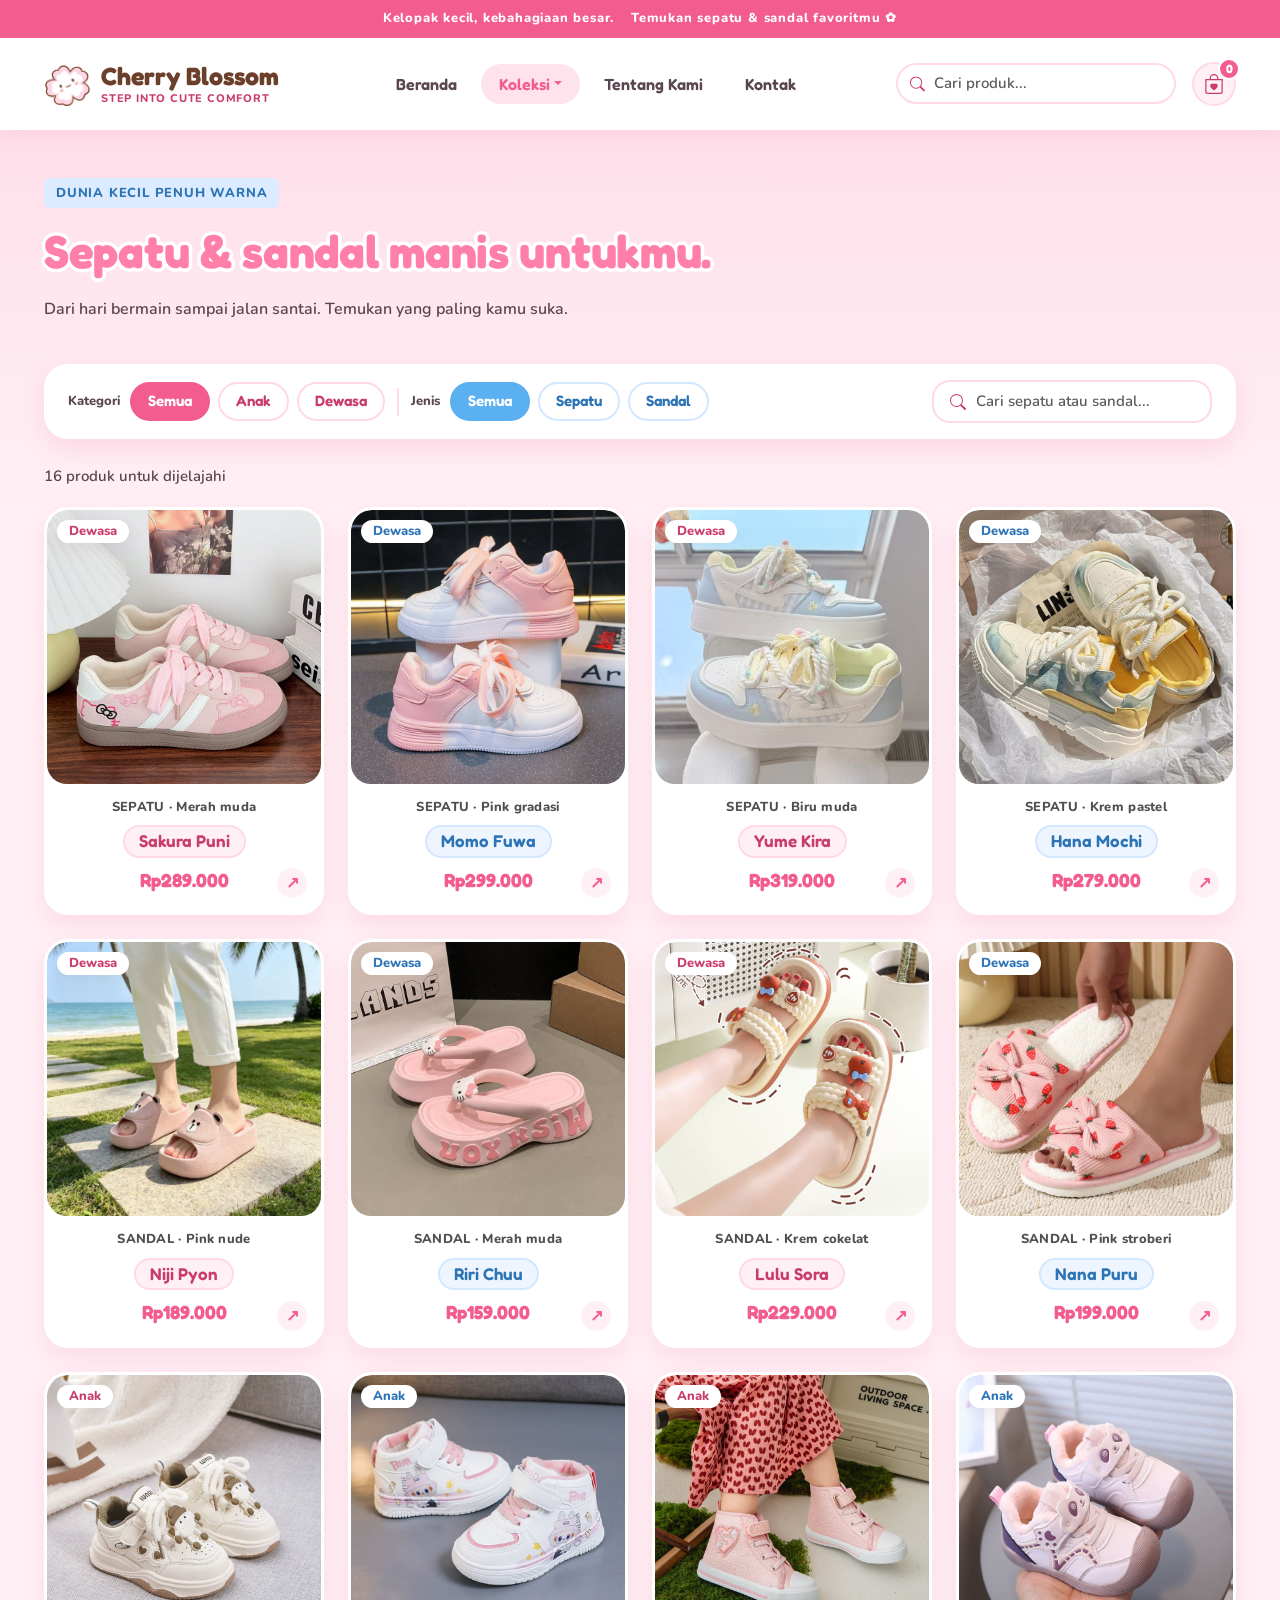
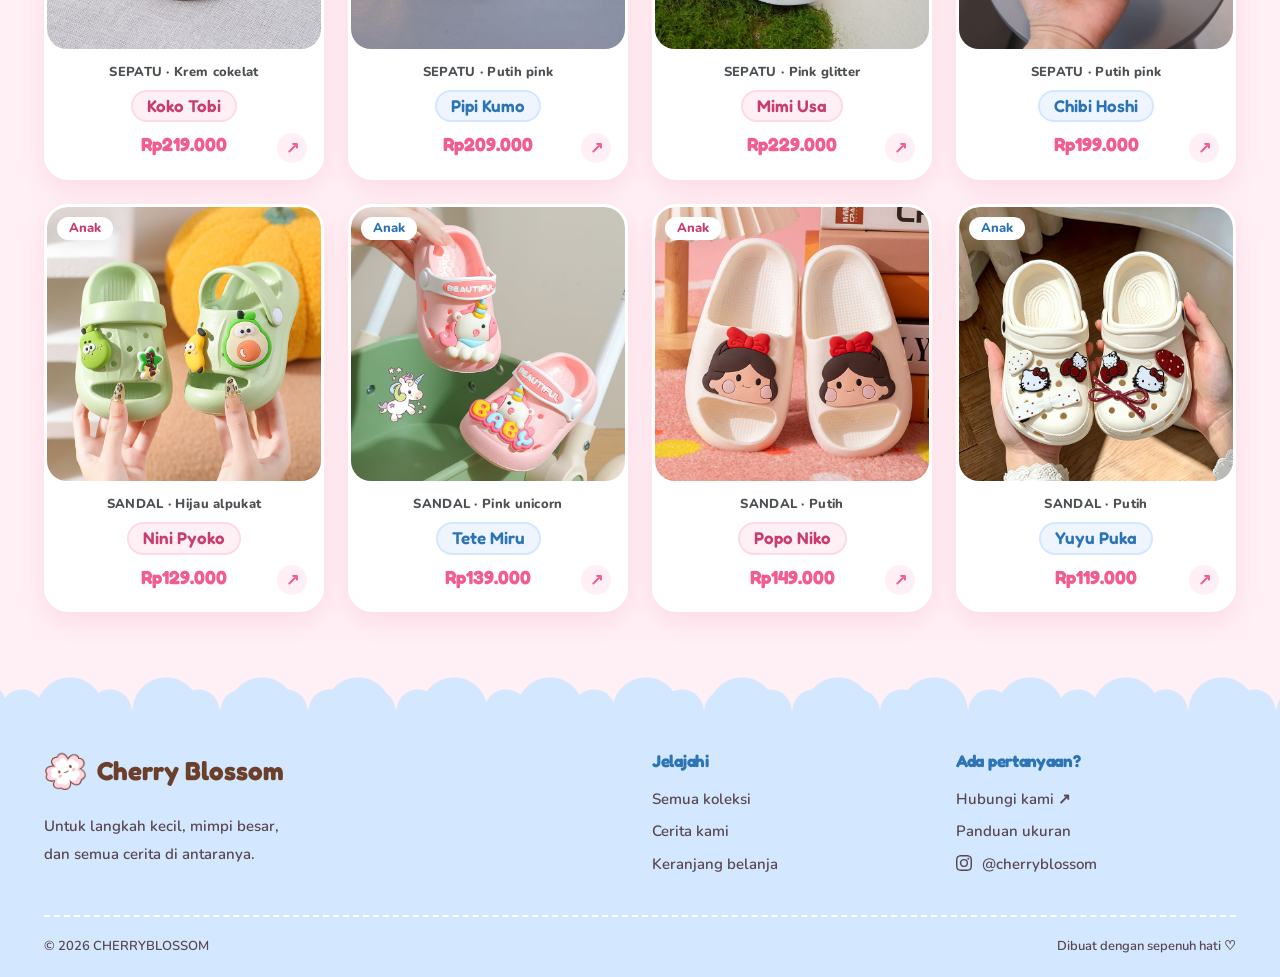
<file: produk.html>
<!doctype html>
<html lang="id">
<head>
    <meta charset="utf-8">
    <meta name="viewport" content="width=device-width, initial-scale=1">
    <meta name="description" content="CHERRYBLOSSOM — koleksi sepatu dan sandal pastel untuk langkah kecil dan besar.">
    <title>Koleksi | CHERRYBLOSSOM</title>
    <link rel="stylesheet" href="css/bootstrap.min.css">
    <link rel="stylesheet" href="css/style.css">
</head>
<body>
    <a class="skip" href="#utama">Langsung ke konten</a>

    <!-- ===== HEADER ===== -->
    <header>
        <!-- ===== PENGUMUMAN ===== -->
        <div class="announcement">Kelopak kecil, kebahagiaan besar. <span>Temukan sepatu &amp; sandal favoritmu ✿</span></div>

        <!-- ===== NAVBAR ===== -->
        <nav class="navbar navbar-expand-lg container">
            <a class="navbar-brand" href="index.html">
                <img class="brand-logo" src="images/logo.png" alt="Logo Cherry Blossom">
                <span class="brand-text">Cherry Blossom<span class="brand-sub">STEP INTO CUTE COMFORT</span></span>
            </a>
            <!-- Tombol keranjang: ikon tas bulat + angka jumlah barang (badge di pojok kanan atas) -->
            <a class="bag ms-auto me-2 me-lg-0 order-lg-last" href="keranjang.html" aria-label="Keranjang" title="Keranjang">
                <svg xmlns="http://www.w3.org/2000/svg" width="20" height="20" fill="currentColor" class="bi bi-bag-heart" viewBox="0 0 16 16" aria-hidden="true">
                    <path fill-rule="evenodd" d="M10.5 3.5a2.5 2.5 0 0 0-5 0V4h5zm1 0V4H15v10a2 2 0 0 1-2 2H3a2 2 0 0 1-2-2V4h3.5v-.5a3.5 3.5 0 1 1 7 0M14 14V5H2v9a1 1 0 0 0 1 1h10a1 1 0 0 0 1-1M8 7.993c1.664-1.711 5.825 1.283 0 5.132-5.825-3.85-1.664-6.843 0-5.132"/>
                </svg>
                <span id="cart-count" class="bag-count">0</span>
            </a>
            <button class="navbar-toggler" type="button" data-bs-toggle="collapse" data-bs-target="#menu" aria-controls="menu" aria-expanded="false" aria-label="Buka menu">
                <span class="navbar-toggler-icon"></span>
            </button>
            <div class="collapse navbar-collapse" id="menu">
                <ul class="navbar-nav mx-auto">
                    <li class="nav-item"><a class="nav-link" href="index.html">Beranda</a></li>
                    <li class="nav-item dropdown">
                        <!-- Dropdown Bootstrap (dibuka oleh bootstrap.bundle.min.js, tanpa JS tambahan) -->
                        <a class="nav-link dropdown-toggle active" href="#" role="button" data-bs-toggle="dropdown" aria-expanded="false">Koleksi</a>
                        <ul class="dropdown-menu">
                            <li><a class="dropdown-item" href="produk.html">Semua koleksi</a></li>
                            <li><a class="dropdown-item" href="produk.html?kategori=Anak">Koleksi anak</a></li>
                            <li><a class="dropdown-item" href="produk.html?kategori=Dewasa">Koleksi dewasa</a></li>
                            <li><hr class="dropdown-divider"></li>
                            <li><a class="dropdown-item" href="panduan-ukuran.html">Panduan ukuran</a></li>
                        </ul>
                    </li>
                    <li class="nav-item"><a class="nav-link" href="tentang.html">Tentang Kami</a></li>
                    <li class="nav-item"><a class="nav-link" href="kontak.html">Kontak</a></li>
                </ul>
                <!-- Pencarian navbar: mengirim ?cari= ke produk.html -->
                <form class="nav-search position-relative me-lg-3" action="produk.html" method="get" role="search">
                    <label for="nav-cari" class="visually-hidden">Cari produk</label>
                    <svg xmlns="http://www.w3.org/2000/svg" width="15" height="15" fill="currentColor" class="bi bi-search nav-search-icon position-absolute top-50 translate-middle-y" viewBox="0 0 16 16" aria-hidden="true">
                        <path d="M11.742 10.344a6.5 6.5 0 1 0-1.397 1.398h-.001q.044.06.098.115l3.85 3.85a1 1 0 0 0 1.415-1.414l-3.85-3.85a1 1 0 0 0-.115-.1zM12 6.5a5.5 5.5 0 1 1-11 0 5.5 5.5 0 0 1 11 0"/>
                    </svg>
                    <input id="nav-cari" class="form-control" type="search" name="cari" placeholder="Cari produk...">
                </form>
            </div>
        </nav>
    </header>

    <main id="utama">

        <!-- ===== PEMBUKA HALAMAN ===== -->
        <section class="page-intro container pt-5 pb-4">
            <div class="badge eyebrow">DUNIA KECIL PENUH WARNA</div>
            <h1>Sepatu &amp; sandal manis untukmu.</h1>
            <p>Dari hari bermain sampai jalan santai. Temukan yang paling kamu suka.</p>
        </section>

        <!-- ===== KATALOG PRODUK ===== -->
        <section class="container pb-5">
            <!-- ===== FILTER & PENCARIAN (satu baris) =====
                 Di layar besar: Kategori | Jenis ... pencarian di kanan.
                 Di layar kecil: pencarian pindah ke baris paling atas (order-first). -->
            <div class="catalog-toolbar d-flex flex-wrap align-items-center gap-2 px-3 px-md-4 py-3 mb-4">

                <div class="d-flex flex-wrap align-items-center gap-2" role="group" aria-labelledby="label-kategori">
                    <span id="label-kategori" class="filter-label">Kategori</span>
                    <button class="btn rounded-pill filter active" type="button" data-filter-kategori="Semua">Semua</button>
                    <button class="btn rounded-pill filter" type="button" data-filter-kategori="Anak">Anak</button>
                    <button class="btn rounded-pill filter" type="button" data-filter-kategori="Dewasa">Dewasa</button>
                </div>

                <!-- Garis pemisah tipis (disembunyikan di HP) -->
                <span class="filter-divider d-none d-md-block mx-1" aria-hidden="true"></span>

                <div class="d-flex flex-wrap align-items-center gap-2" role="group" aria-labelledby="label-jenis">
                    <span id="label-jenis" class="filter-label">Jenis</span>
                    <button class="btn rounded-pill filter filter-biru active" type="button" data-filter-jenis="Semua">Semua</button>
                    <button class="btn rounded-pill filter filter-biru" type="button" data-filter-jenis="Sepatu">Sepatu</button>
                    <button class="btn rounded-pill filter filter-biru" type="button" data-filter-jenis="Sandal">Sandal</button>
                </div>

                <!-- Kolom pencarian: ikon di dalam input -->
                <div class="search-box position-relative order-first order-lg-last ms-lg-auto">
                    <label for="search" class="visually-hidden">Cari produk</label>
                    <svg xmlns="http://www.w3.org/2000/svg" width="16" height="16" fill="currentColor" class="bi bi-search search-icon position-absolute top-50 translate-middle-y" viewBox="0 0 16 16" aria-hidden="true">
                        <path d="M11.742 10.344a6.5 6.5 0 1 0-1.397 1.398h-.001q.044.06.098.115l3.85 3.85a1 1 0 0 0 1.415-1.414l-3.85-3.85a1 1 0 0 0-.115-.1zM12 6.5a5.5 5.5 0 1 1-11 0 5.5 5.5 0 0 1 11 0"/>
                    </svg>
                    <input id="search" class="form-control" type="search" placeholder="Cari sepatu atau sandal...">
                </div>
            </div>

            <p id="result-count" class="muted" aria-live="polite">16 produk untuk dijelajahi</p>

            <!-- ===== DAFTAR PRODUK =====
                 id, nama, harga, dan kategori harus sama dengan array products di js/script.js -->
            <div class="row g-4">

                <!-- ----- DEWASA · SEPATU ----- -->

                <!-- Sakura Puni -->
                <article class="col-6 col-md-4 col-lg-3 product-item" data-category="Dewasa" data-jenis="Sepatu" data-name="sakura puni">
                    <div class="card product-card h-100">
                        <a class="product-photo" href="detail.html?id=sakura-puni">
                            <span class="badge rounded-pill product-tag">Dewasa</span>
                            <img src="images/produk/sakura-puni.jpg" alt="Sakura Puni, sepatu dewasa merah muda" loading="lazy">
                        </a>
                        <div class="card-body">
                            <small>SEPATU · Merah muda</small>
                            <h3><a href="detail.html?id=sakura-puni">Sakura Puni</a></h3>
                            <div class="price">Rp289.000</div>
                            <a class="card-arrow" href="detail.html?id=sakura-puni" aria-label="Lihat Sakura Puni">↗</a>
                        </div>
                    </div>
                </article>

                <!-- Momo Fuwa -->
                <article class="col-6 col-md-4 col-lg-3 product-item" data-category="Dewasa" data-jenis="Sepatu" data-name="momo fuwa">
                    <div class="card product-card h-100">
                        <a class="product-photo" href="detail.html?id=momo-fuwa">
                            <span class="badge rounded-pill product-tag">Dewasa</span>
                            <img src="images/produk/momo-fuwa.jpg" alt="Momo Fuwa, sepatu dewasa pink gradasi" loading="lazy">
                        </a>
                        <div class="card-body">
                            <small>SEPATU · Pink gradasi</small>
                            <h3><a href="detail.html?id=momo-fuwa">Momo Fuwa</a></h3>
                            <div class="price">Rp299.000</div>
                            <a class="card-arrow" href="detail.html?id=momo-fuwa" aria-label="Lihat Momo Fuwa">↗</a>
                        </div>
                    </div>
                </article>

                <!-- Yume Kira -->
                <article class="col-6 col-md-4 col-lg-3 product-item" data-category="Dewasa" data-jenis="Sepatu" data-name="yume kira">
                    <div class="card product-card h-100">
                        <a class="product-photo" href="detail.html?id=yume-kira">
                            <span class="badge rounded-pill product-tag">Dewasa</span>
                            <img src="images/produk/yume-kira.jpg" alt="Yume Kira, sepatu dewasa biru muda" loading="lazy">
                        </a>
                        <div class="card-body">
                            <small>SEPATU · Biru muda</small>
                            <h3><a href="detail.html?id=yume-kira">Yume Kira</a></h3>
                            <div class="price">Rp319.000</div>
                            <a class="card-arrow" href="detail.html?id=yume-kira" aria-label="Lihat Yume Kira">↗</a>
                        </div>
                    </div>
                </article>

                <!-- Hana Mochi -->
                <article class="col-6 col-md-4 col-lg-3 product-item" data-category="Dewasa" data-jenis="Sepatu" data-name="hana mochi">
                    <div class="card product-card h-100">
                        <a class="product-photo" href="detail.html?id=hana-mochi">
                            <span class="badge rounded-pill product-tag">Dewasa</span>
                            <img src="images/produk/hana-mochi.jpg" alt="Hana Mochi, sepatu dewasa krem pastel" loading="lazy">
                        </a>
                        <div class="card-body">
                            <small>SEPATU · Krem pastel</small>
                            <h3><a href="detail.html?id=hana-mochi">Hana Mochi</a></h3>
                            <div class="price">Rp279.000</div>
                            <a class="card-arrow" href="detail.html?id=hana-mochi" aria-label="Lihat Hana Mochi">↗</a>
                        </div>
                    </div>
                </article>

                <!-- ----- DEWASA · SANDAL ----- -->

                <!-- Niji Pyon -->
                <article class="col-6 col-md-4 col-lg-3 product-item" data-category="Dewasa" data-jenis="Sandal" data-name="niji pyon">
                    <div class="card product-card h-100">
                        <a class="product-photo" href="detail.html?id=niji-pyon">
                            <span class="badge rounded-pill product-tag">Dewasa</span>
                            <img src="images/produk/niji-pyon.jpg" alt="Niji Pyon, sandal dewasa pink nude" loading="lazy">
                        </a>
                        <div class="card-body">
                            <small>SANDAL · Pink nude</small>
                            <h3><a href="detail.html?id=niji-pyon">Niji Pyon</a></h3>
                            <div class="price">Rp189.000</div>
                            <a class="card-arrow" href="detail.html?id=niji-pyon" aria-label="Lihat Niji Pyon">↗</a>
                        </div>
                    </div>
                </article>

                <!-- Riri Chuu -->
                <article class="col-6 col-md-4 col-lg-3 product-item" data-category="Dewasa" data-jenis="Sandal" data-name="riri chuu">
                    <div class="card product-card h-100">
                        <a class="product-photo" href="detail.html?id=riri-chuu">
                            <span class="badge rounded-pill product-tag">Dewasa</span>
                            <img src="images/produk/riri-chuu.jpg" alt="Riri Chuu, sandal dewasa merah muda" loading="lazy">
                        </a>
                        <div class="card-body">
                            <small>SANDAL · Merah muda</small>
                            <h3><a href="detail.html?id=riri-chuu">Riri Chuu</a></h3>
                            <div class="price">Rp159.000</div>
                            <a class="card-arrow" href="detail.html?id=riri-chuu" aria-label="Lihat Riri Chuu">↗</a>
                        </div>
                    </div>
                </article>

                <!-- Lulu Sora -->
                <article class="col-6 col-md-4 col-lg-3 product-item" data-category="Dewasa" data-jenis="Sandal" data-name="lulu sora">
                    <div class="card product-card h-100">
                        <a class="product-photo" href="detail.html?id=lulu-sora">
                            <span class="badge rounded-pill product-tag">Dewasa</span>
                            <img src="images/produk/lulu-sora.jpg" alt="Lulu Sora, sandal dewasa krem cokelat" loading="lazy">
                        </a>
                        <div class="card-body">
                            <small>SANDAL · Krem cokelat</small>
                            <h3><a href="detail.html?id=lulu-sora">Lulu Sora</a></h3>
                            <div class="price">Rp229.000</div>
                            <a class="card-arrow" href="detail.html?id=lulu-sora" aria-label="Lihat Lulu Sora">↗</a>
                        </div>
                    </div>
                </article>

                <!-- Nana Puru -->
                <article class="col-6 col-md-4 col-lg-3 product-item" data-category="Dewasa" data-jenis="Sandal" data-name="nana puru">
                    <div class="card product-card h-100">
                        <a class="product-photo" href="detail.html?id=nana-puru">
                            <span class="badge rounded-pill product-tag">Dewasa</span>
                            <img src="images/produk/nana-puru.jpg" alt="Nana Puru, sandal dewasa pink stroberi" loading="lazy">
                        </a>
                        <div class="card-body">
                            <small>SANDAL · Pink stroberi</small>
                            <h3><a href="detail.html?id=nana-puru">Nana Puru</a></h3>
                            <div class="price">Rp199.000</div>
                            <a class="card-arrow" href="detail.html?id=nana-puru" aria-label="Lihat Nana Puru">↗</a>
                        </div>
                    </div>
                </article>

                <!-- ----- ANAK · SEPATU ----- -->

                <!-- Koko Tobi -->
                <article class="col-6 col-md-4 col-lg-3 product-item" data-category="Anak" data-jenis="Sepatu" data-name="koko tobi">
                    <div class="card product-card h-100">
                        <a class="product-photo" href="detail.html?id=koko-tobi">
                            <span class="badge rounded-pill product-tag">Anak</span>
                            <img src="images/produk/koko-tobi.jpg" alt="Koko Tobi, sepatu anak krem cokelat" loading="lazy">
                        </a>
                        <div class="card-body">
                            <small>SEPATU · Krem cokelat</small>
                            <h3><a href="detail.html?id=koko-tobi">Koko Tobi</a></h3>
                            <div class="price">Rp219.000</div>
                            <a class="card-arrow" href="detail.html?id=koko-tobi" aria-label="Lihat Koko Tobi">↗</a>
                        </div>
                    </div>
                </article>

                <!-- Pipi Kumo -->
                <article class="col-6 col-md-4 col-lg-3 product-item" data-category="Anak" data-jenis="Sepatu" data-name="pipi kumo">
                    <div class="card product-card h-100">
                        <a class="product-photo" href="detail.html?id=pipi-kumo">
                            <span class="badge rounded-pill product-tag">Anak</span>
                            <img src="images/produk/pipi-kumo.jpg" alt="Pipi Kumo, sepatu anak putih pink" loading="lazy">
                        </a>
                        <div class="card-body">
                            <small>SEPATU · Putih pink</small>
                            <h3><a href="detail.html?id=pipi-kumo">Pipi Kumo</a></h3>
                            <div class="price">Rp209.000</div>
                            <a class="card-arrow" href="detail.html?id=pipi-kumo" aria-label="Lihat Pipi Kumo">↗</a>
                        </div>
                    </div>
                </article>

                <!-- Mimi Usa -->
                <article class="col-6 col-md-4 col-lg-3 product-item" data-category="Anak" data-jenis="Sepatu" data-name="mimi usa">
                    <div class="card product-card h-100">
                        <a class="product-photo" href="detail.html?id=mimi-usa">
                            <span class="badge rounded-pill product-tag">Anak</span>
                            <img src="images/produk/mimi-usa.jpg" alt="Mimi Usa, sepatu anak pink glitter" loading="lazy">
                        </a>
                        <div class="card-body">
                            <small>SEPATU · Pink glitter</small>
                            <h3><a href="detail.html?id=mimi-usa">Mimi Usa</a></h3>
                            <div class="price">Rp229.000</div>
                            <a class="card-arrow" href="detail.html?id=mimi-usa" aria-label="Lihat Mimi Usa">↗</a>
                        </div>
                    </div>
                </article>

                <!-- Chibi Hoshi -->
                <article class="col-6 col-md-4 col-lg-3 product-item" data-category="Anak" data-jenis="Sepatu" data-name="chibi hoshi">
                    <div class="card product-card h-100">
                        <a class="product-photo" href="detail.html?id=chibi-hoshi">
                            <span class="badge rounded-pill product-tag">Anak</span>
                            <img src="images/produk/chibi-hoshi.jpg" alt="Chibi Hoshi, sepatu anak putih pink" loading="lazy">
                        </a>
                        <div class="card-body">
                            <small>SEPATU · Putih pink</small>
                            <h3><a href="detail.html?id=chibi-hoshi">Chibi Hoshi</a></h3>
                            <div class="price">Rp199.000</div>
                            <a class="card-arrow" href="detail.html?id=chibi-hoshi" aria-label="Lihat Chibi Hoshi">↗</a>
                        </div>
                    </div>
                </article>

                <!-- ----- ANAK · SANDAL ----- -->

                <!-- Nini Pyoko -->
                <article class="col-6 col-md-4 col-lg-3 product-item" data-category="Anak" data-jenis="Sandal" data-name="nini pyoko">
                    <div class="card product-card h-100">
                        <a class="product-photo" href="detail.html?id=nini-pyoko">
                            <span class="badge rounded-pill product-tag">Anak</span>
                            <img src="images/produk/nini-pyoko.jpg" alt="Nini Pyoko, sandal anak hijau alpukat" loading="lazy">
                        </a>
                        <div class="card-body">
                            <small>SANDAL · Hijau alpukat</small>
                            <h3><a href="detail.html?id=nini-pyoko">Nini Pyoko</a></h3>
                            <div class="price">Rp129.000</div>
                            <a class="card-arrow" href="detail.html?id=nini-pyoko" aria-label="Lihat Nini Pyoko">↗</a>
                        </div>
                    </div>
                </article>

                <!-- Tete Miru -->
                <article class="col-6 col-md-4 col-lg-3 product-item" data-category="Anak" data-jenis="Sandal" data-name="tete miru">
                    <div class="card product-card h-100">
                        <a class="product-photo" href="detail.html?id=tete-miru">
                            <span class="badge rounded-pill product-tag">Anak</span>
                            <img src="images/produk/tete-miru.jpg" alt="Tete Miru, sandal anak pink unicorn" loading="lazy">
                        </a>
                        <div class="card-body">
                            <small>SANDAL · Pink unicorn</small>
                            <h3><a href="detail.html?id=tete-miru">Tete Miru</a></h3>
                            <div class="price">Rp139.000</div>
                            <a class="card-arrow" href="detail.html?id=tete-miru" aria-label="Lihat Tete Miru">↗</a>
                        </div>
                    </div>
                </article>

                <!-- Popo Niko -->
                <article class="col-6 col-md-4 col-lg-3 product-item" data-category="Anak" data-jenis="Sandal" data-name="popo niko">
                    <div class="card product-card h-100">
                        <a class="product-photo" href="detail.html?id=popo-niko">
                            <span class="badge rounded-pill product-tag">Anak</span>
                            <img src="images/produk/popo-niko.jpg" alt="Popo Niko, sandal anak putih" loading="lazy">
                        </a>
                        <div class="card-body">
                            <small>SANDAL · Putih</small>
                            <h3><a href="detail.html?id=popo-niko">Popo Niko</a></h3>
                            <div class="price">Rp149.000</div>
                            <a class="card-arrow" href="detail.html?id=popo-niko" aria-label="Lihat Popo Niko">↗</a>
                        </div>
                    </div>
                </article>

                <!-- Yuyu Puka -->
                <article class="col-6 col-md-4 col-lg-3 product-item" data-category="Anak" data-jenis="Sandal" data-name="yuyu puka">
                    <div class="card product-card h-100">
                        <a class="product-photo" href="detail.html?id=yuyu-puka">
                            <span class="badge rounded-pill product-tag">Anak</span>
                            <img src="images/produk/yuyu-puka.jpg" alt="Yuyu Puka, sandal anak putih" loading="lazy">
                        </a>
                        <div class="card-body">
                            <small>SANDAL · Putih</small>
                            <h3><a href="detail.html?id=yuyu-puka">Yuyu Puka</a></h3>
                            <div class="price">Rp119.000</div>
                            <a class="card-arrow" href="detail.html?id=yuyu-puka" aria-label="Lihat Yuyu Puka">↗</a>
                        </div>
                    </div>
                </article>

            </div>

            <p id="empty-results" class="empty-state" hidden>Belum ada produk yang cocok. Coba kata lain, ya.</p>
        </section>

    </main>

    <!-- ===== FOOTER ===== -->
    <footer>
        <div class="container">
            <div class="row gy-4">
                <div class="col-md-6">
                    <a class="footer-brand" href="index.html">
                        <img class="brand-logo" src="images/logo.png" alt="Logo Cherry Blossom">
                        <span class="brand-text">Cherry Blossom</span>
                    </a>
                    <p>Untuk langkah kecil, mimpi besar,<br>dan semua cerita di antaranya.</p>
                </div>
                <div class="col-6 col-md-3">
                    <h2>Jelajahi</h2>
                    <a href="produk.html">Semua koleksi</a>
                    <a href="tentang.html">Cerita kami</a>
                    <a href="keranjang.html">Keranjang belanja</a>
                </div>
                <div class="col-6 col-md-3">
                    <h2>Ada pertanyaan?</h2>
                    <a href="kontak.html">Hubungi kami ↗</a>
                    <a href="panduan-ukuran.html">Panduan ukuran</a>
                    <!-- Instagram (dibuka di tab baru) -->
                    <a class="ig-link" href="https://www.instagram.com/" target="_blank" rel="noopener">
                        <svg xmlns="http://www.w3.org/2000/svg" width="16" height="16" fill="currentColor" class="bi bi-instagram" viewBox="0 0 16 16" aria-hidden="true">
                            <path d="M8 0C5.829 0 5.556.01 4.703.048 3.85.088 3.269.222 2.76.42a3.9 3.9 0 0 0-1.417.923A3.9 3.9 0 0 0 .42 2.76C.222 3.268.087 3.85.048 4.7.01 5.555 0 5.827 0 8.001c0 2.172.01 2.444.048 3.297.04.852.174 1.433.372 1.942.205.526.478.972.923 1.417.444.445.89.719 1.416.923.51.198 1.09.333 1.942.372C5.555 15.99 5.827 16 8 16s2.444-.01 3.298-.048c.851-.04 1.434-.174 1.943-.372a3.9 3.9 0 0 0 1.416-.923c.445-.445.718-.891.923-1.417.197-.509.332-1.09.372-1.942C15.99 10.445 16 10.173 16 8s-.01-2.445-.048-3.299c-.04-.851-.175-1.433-.372-1.941a3.9 3.9 0 0 0-.923-1.417A3.9 3.9 0 0 0 13.24.42c-.51-.198-1.092-.333-1.943-.372C10.443.01 10.172 0 7.998 0zm-.717 1.442h.718c2.136 0 2.389.007 3.232.046.78.035 1.204.166 1.486.275.373.145.64.319.92.599s.453.546.598.92c.11.281.24.705.275 1.485.039.843.047 1.096.047 3.231s-.008 2.389-.047 3.232c-.035.78-.166 1.203-.275 1.485a2.5 2.5 0 0 1-.599.919c-.28.28-.546.453-.92.598-.28.11-.704.24-1.485.276-.843.038-1.096.047-3.232.047s-2.39-.009-3.233-.047c-.78-.036-1.203-.166-1.485-.276a2.5 2.5 0 0 1-.92-.598 2.5 2.5 0 0 1-.6-.92c-.109-.281-.24-.705-.275-1.485-.038-.843-.046-1.096-.046-3.233s.008-2.388.046-3.231c.036-.78.166-1.204.276-1.486.145-.373.319-.64.599-.92s.546-.453.92-.598c.282-.11.705-.24 1.485-.276.738-.034 1.024-.044 2.515-.045zm4.988 1.328a.96.96 0 1 0 0 1.92.96.96 0 0 0 0-1.92m-4.27 1.122a4.109 4.109 0 1 0 0 8.217 4.109 4.109 0 0 0 0-8.217m0 1.441a2.667 2.667 0 1 1 0 5.334 2.667 2.667 0 0 1 0-5.334"/>
                        </svg>
                        @cherryblossom
                    </a>
                </div>
            </div>
            <div class="footer-bottom d-flex flex-column flex-md-row justify-content-between gap-2">
                <span>© 2026 CHERRYBLOSSOM</span>
                <span>Dibuat dengan sepenuh hati ♡</span>
            </div>
        </div>
    </footer>

    <!-- ===== SCRIPT ===== -->
    <script src="js/bootstrap.bundle.min.js"></script>
    <script src="js/script.js"></script>
</body>
</html>
</file>
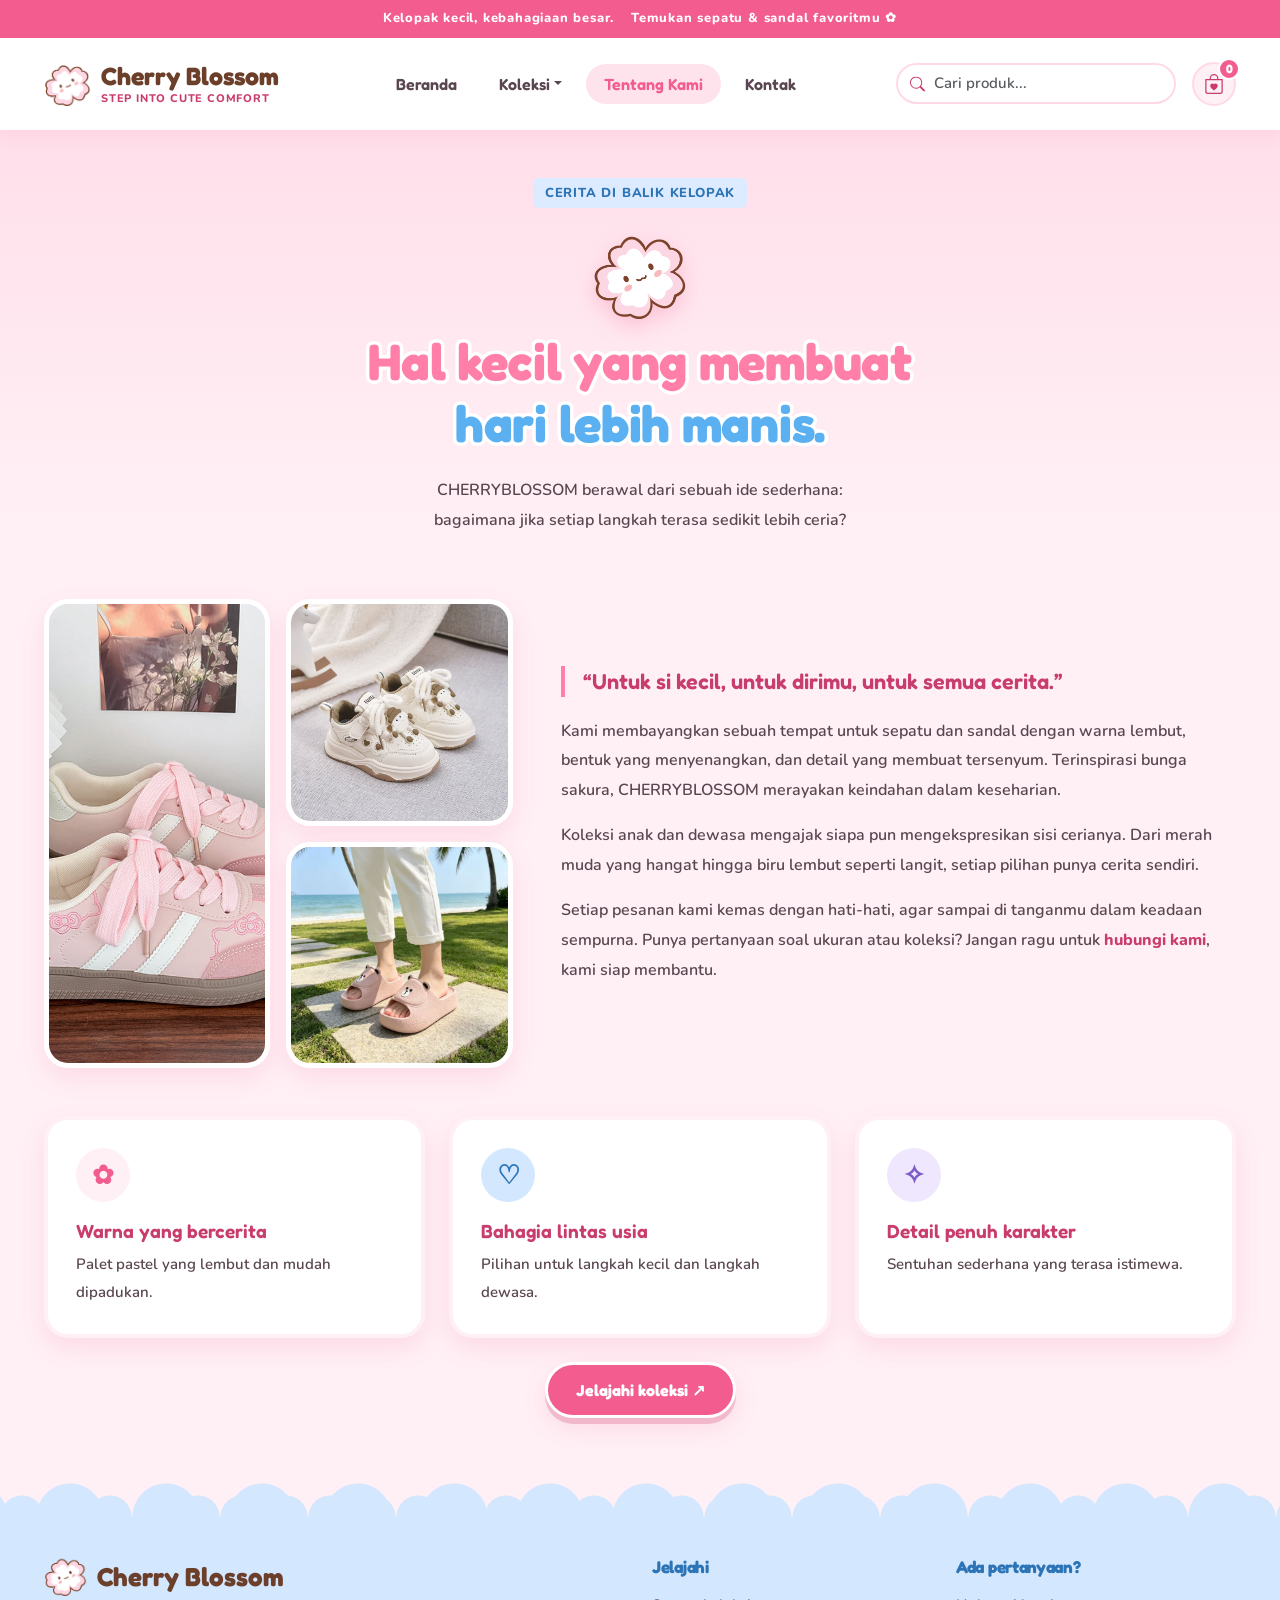
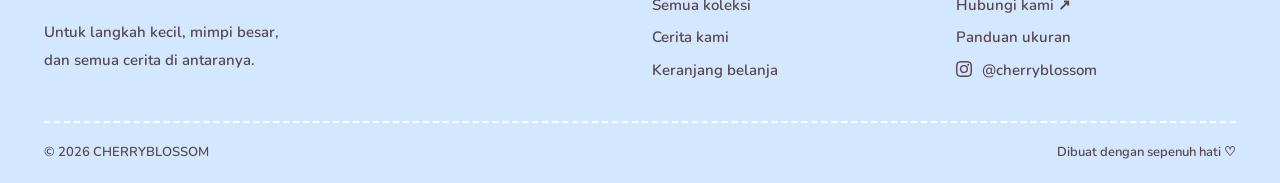
<file: tentang.html>
<!doctype html>
<html lang="id">
<head>
    <meta charset="utf-8">
    <meta name="viewport" content="width=device-width, initial-scale=1">
    <meta name="description" content="CHERRYBLOSSOM — koleksi sepatu dan sandal pastel untuk langkah kecil dan besar.">
    <title>Tentang Kami | CHERRYBLOSSOM</title>
    <link rel="stylesheet" href="css/bootstrap.min.css">
    <link rel="stylesheet" href="css/style.css">
</head>
<body>
    <a class="skip" href="#utama">Langsung ke konten</a>

    <!-- ===== HEADER ===== -->
    <header>
        <!-- ===== PENGUMUMAN ===== -->
        <div class="announcement">Kelopak kecil, kebahagiaan besar. <span>Temukan sepatu &amp; sandal favoritmu ✿</span></div>

        <!-- ===== NAVBAR ===== -->
        <nav class="navbar navbar-expand-lg container">
            <a class="navbar-brand" href="index.html">
                <img class="brand-logo" src="images/logo.png" alt="Logo Cherry Blossom">
                <span class="brand-text">Cherry Blossom<span class="brand-sub">STEP INTO CUTE COMFORT</span></span>
            </a>
            <!-- Tombol keranjang: ikon tas bulat + angka jumlah barang (badge di pojok kanan atas) -->
            <a class="bag ms-auto me-2 me-lg-0 order-lg-last" href="keranjang.html" aria-label="Keranjang" title="Keranjang">
                <svg xmlns="http://www.w3.org/2000/svg" width="20" height="20" fill="currentColor" class="bi bi-bag-heart" viewBox="0 0 16 16" aria-hidden="true">
                    <path fill-rule="evenodd" d="M10.5 3.5a2.5 2.5 0 0 0-5 0V4h5zm1 0V4H15v10a2 2 0 0 1-2 2H3a2 2 0 0 1-2-2V4h3.5v-.5a3.5 3.5 0 1 1 7 0M14 14V5H2v9a1 1 0 0 0 1 1h10a1 1 0 0 0 1-1M8 7.993c1.664-1.711 5.825 1.283 0 5.132-5.825-3.85-1.664-6.843 0-5.132"/>
                </svg>
                <span id="cart-count" class="bag-count">0</span>
            </a>
            <button class="navbar-toggler" type="button" data-bs-toggle="collapse" data-bs-target="#menu" aria-controls="menu" aria-expanded="false" aria-label="Buka menu">
                <span class="navbar-toggler-icon"></span>
            </button>
            <div class="collapse navbar-collapse" id="menu">
                <ul class="navbar-nav mx-auto">
                    <li class="nav-item"><a class="nav-link" href="index.html">Beranda</a></li>
                    <li class="nav-item dropdown">
                        <!-- Dropdown Bootstrap (dibuka oleh bootstrap.bundle.min.js, tanpa JS tambahan) -->
                        <a class="nav-link dropdown-toggle" href="#" role="button" data-bs-toggle="dropdown" aria-expanded="false">Koleksi</a>
                        <ul class="dropdown-menu">
                            <li><a class="dropdown-item" href="produk.html">Semua koleksi</a></li>
                            <li><a class="dropdown-item" href="produk.html?kategori=Anak">Koleksi anak</a></li>
                            <li><a class="dropdown-item" href="produk.html?kategori=Dewasa">Koleksi dewasa</a></li>
                            <li><hr class="dropdown-divider"></li>
                            <li><a class="dropdown-item" href="panduan-ukuran.html">Panduan ukuran</a></li>
                        </ul>
                    </li>
                    <li class="nav-item"><a class="nav-link active" href="tentang.html" aria-current="page">Tentang Kami</a></li>
                    <li class="nav-item"><a class="nav-link" href="kontak.html">Kontak</a></li>
                </ul>
                <!-- Pencarian navbar: mengirim ?cari= ke produk.html -->
                <form class="nav-search position-relative me-lg-3" action="produk.html" method="get" role="search">
                    <label for="nav-cari" class="visually-hidden">Cari produk</label>
                    <svg xmlns="http://www.w3.org/2000/svg" width="15" height="15" fill="currentColor" class="bi bi-search nav-search-icon position-absolute top-50 translate-middle-y" viewBox="0 0 16 16" aria-hidden="true">
                        <path d="M11.742 10.344a6.5 6.5 0 1 0-1.397 1.398h-.001q.044.06.098.115l3.85 3.85a1 1 0 0 0 1.415-1.414l-3.85-3.85a1 1 0 0 0-.115-.1zM12 6.5a5.5 5.5 0 1 1-11 0 5.5 5.5 0 0 1 11 0"/>
                    </svg>
                    <input id="nav-cari" class="form-control" type="search" name="cari" placeholder="Cari produk...">
                </form>
            </div>
        </nav>
    </header>

    <main id="utama">

        <!-- ===== HERO TENTANG ===== -->
        <section class="about-hero container text-center pt-5 pb-5">
            <div class="badge eyebrow">CERITA DI BALIK KELOPAK</div>
            <img class="about-maskot" src="images/logo.png" alt="" aria-hidden="true">
            <h1>Hal kecil yang membuat<br><em>hari lebih manis.</em></h1>
            <p>CHERRYBLOSSOM berawal dari sebuah ide sederhana:<br>bagaimana jika setiap langkah terasa sedikit lebih ceria?</p>
        </section>

        <!-- ===== CERITA & NILAI MEREK ===== -->
        <section class="container pb-5">
            <div class="row g-4 g-lg-5 align-items-center">

                <!-- Kolase 3 foto produk (grid Bootstrap) -->
                <div class="col-md-5">
                    <div class="about-collage row g-3">
                        <div class="col-6">
                            <img class="foto-tinggi" src="images/produk/sakura-puni.jpg" alt="Sepatu Sakura Puni berwarna merah muda">
                        </div>
                        <div class="col-6 d-flex flex-column gap-3">
                            <img class="foto-persegi" src="images/produk/koko-tobi.jpg" alt="Sepatu anak Koko Tobi berwarna krem cokelat">
                            <img class="foto-persegi" src="images/produk/niji-pyon.jpg" alt="Sandal Niji Pyon berwarna pink nude">
                        </div>
                    </div>
                </div>

                <!-- Kalimat besar + cerita merek -->
                <div class="col-md-7">
                    <blockquote class="about-quote">“Untuk si kecil, untuk dirimu, untuk semua cerita.”</blockquote>
                    <p>Kami membayangkan sebuah tempat untuk sepatu dan sandal dengan warna lembut, bentuk yang menyenangkan, dan detail yang membuat tersenyum. Terinspirasi bunga sakura, CHERRYBLOSSOM merayakan keindahan dalam keseharian.</p>
                    <p>Koleksi anak dan dewasa mengajak siapa pun mengekspresikan sisi cerianya. Dari merah muda yang hangat hingga biru lembut seperti langit, setiap pilihan punya cerita sendiri.</p>
                    <p>Setiap pesanan kami kemas dengan hati-hati, agar sampai di tanganmu dalam keadaan sempurna. Punya pertanyaan soal ukuran atau koleksi? Jangan ragu untuk <a href="kontak.html">hubungi kami</a>, kami siap membantu.</p>
                </div>
            </div>

            <!-- Tiga nilai merek (grid Bootstrap: 3 kolom di layar sedang ke atas) -->
            <div class="values row g-4 my-4">
                <div class="col-md-4">
                    <article class="h-100">
                        <span>✿</span>
                        <h3>Warna yang bercerita</h3>
                        <p>Palet pastel yang lembut dan mudah dipadukan.</p>
                    </article>
                </div>
                <div class="col-md-4">
                    <article class="h-100">
                        <span>♡</span>
                        <h3>Bahagia lintas usia</h3>
                        <p>Pilihan untuk langkah kecil dan langkah dewasa.</p>
                    </article>
                </div>
                <div class="col-md-4">
                    <article class="h-100">
                        <span>✧</span>
                        <h3>Detail penuh karakter</h3>
                        <p>Sentuhan sederhana yang terasa istimewa.</p>
                    </article>
                </div>
            </div>

            <div class="text-center">
                <a class="btn btn-cherry" href="produk.html">Jelajahi koleksi ↗</a>
            </div>
        </section>

    </main>

    <!-- ===== FOOTER ===== -->
    <footer>
        <div class="container">
            <div class="row gy-4">
                <div class="col-md-6">
                    <a class="footer-brand" href="index.html">
                        <img class="brand-logo" src="images/logo.png" alt="Logo Cherry Blossom">
                        <span class="brand-text">Cherry Blossom</span>
                    </a>
                    <p>Untuk langkah kecil, mimpi besar,<br>dan semua cerita di antaranya.</p>
                </div>
                <div class="col-6 col-md-3">
                    <h2>Jelajahi</h2>
                    <a href="produk.html">Semua koleksi</a>
                    <a href="tentang.html">Cerita kami</a>
                    <a href="keranjang.html">Keranjang belanja</a>
                </div>
                <div class="col-6 col-md-3">
                    <h2>Ada pertanyaan?</h2>
                    <a href="kontak.html">Hubungi kami ↗</a>
                    <a href="panduan-ukuran.html">Panduan ukuran</a>
                    <!-- Instagram (dibuka di tab baru) -->
                    <a class="ig-link" href="https://www.instagram.com/" target="_blank" rel="noopener">
                        <svg xmlns="http://www.w3.org/2000/svg" width="16" height="16" fill="currentColor" class="bi bi-instagram" viewBox="0 0 16 16" aria-hidden="true">
                            <path d="M8 0C5.829 0 5.556.01 4.703.048 3.85.088 3.269.222 2.76.42a3.9 3.9 0 0 0-1.417.923A3.9 3.9 0 0 0 .42 2.76C.222 3.268.087 3.85.048 4.7.01 5.555 0 5.827 0 8.001c0 2.172.01 2.444.048 3.297.04.852.174 1.433.372 1.942.205.526.478.972.923 1.417.444.445.89.719 1.416.923.51.198 1.09.333 1.942.372C5.555 15.99 5.827 16 8 16s2.444-.01 3.298-.048c.851-.04 1.434-.174 1.943-.372a3.9 3.9 0 0 0 1.416-.923c.445-.445.718-.891.923-1.417.197-.509.332-1.09.372-1.942C15.99 10.445 16 10.173 16 8s-.01-2.445-.048-3.299c-.04-.851-.175-1.433-.372-1.941a3.9 3.9 0 0 0-.923-1.417A3.9 3.9 0 0 0 13.24.42c-.51-.198-1.092-.333-1.943-.372C10.443.01 10.172 0 7.998 0zm-.717 1.442h.718c2.136 0 2.389.007 3.232.046.78.035 1.204.166 1.486.275.373.145.64.319.92.599s.453.546.598.92c.11.281.24.705.275 1.485.039.843.047 1.096.047 3.231s-.008 2.389-.047 3.232c-.035.78-.166 1.203-.275 1.485a2.5 2.5 0 0 1-.599.919c-.28.28-.546.453-.92.598-.28.11-.704.24-1.485.276-.843.038-1.096.047-3.232.047s-2.39-.009-3.233-.047c-.78-.036-1.203-.166-1.485-.276a2.5 2.5 0 0 1-.92-.598 2.5 2.5 0 0 1-.6-.92c-.109-.281-.24-.705-.275-1.485-.038-.843-.046-1.096-.046-3.233s.008-2.388.046-3.231c.036-.78.166-1.204.276-1.486.145-.373.319-.64.599-.92s.546-.453.92-.598c.282-.11.705-.24 1.485-.276.738-.034 1.024-.044 2.515-.045zm4.988 1.328a.96.96 0 1 0 0 1.92.96.96 0 0 0 0-1.92m-4.27 1.122a4.109 4.109 0 1 0 0 8.217 4.109 4.109 0 0 0 0-8.217m0 1.441a2.667 2.667 0 1 1 0 5.334 2.667 2.667 0 0 1 0-5.334"/>
                        </svg>
                        @cherryblossom
                    </a>
                </div>
            </div>
            <div class="footer-bottom d-flex flex-column flex-md-row justify-content-between gap-2">
                <span>© 2026 CHERRYBLOSSOM</span>
                <span>Dibuat dengan sepenuh hati ♡</span>
            </div>
        </div>
    </footer>

    <!-- ===== SCRIPT ===== -->
    <script src="js/bootstrap.bundle.min.js"></script>
    <script src="js/script.js"></script>
</body>
</html>
</file>
<file: css/style.css>
/* =========================================================
   STYLE.CSS — Gaya CHERRYBLOSSOM
   Tata letak (grid, kolom, jarak) memakai Bootstrap.
   File ini hanya mengatur warna, huruf, sudut bulat, bayangan,
   dan hiasan (awan, kelopak, maskot) agar sesuai tema pastel.
   ========================================================= */

/* Memuat font lokal (Fredoka & Nunito) */
@import url('fonts.css');


/* ===== 1. PALET WARNA ===== */
:root {
    --pink-bg: #FFD9E6;      /* latar utama */
    --pink-soft: #FFF0F5;    /* latar lembut */
    --pink: #FF7FA8;         /* aksen utama, judul */
    --pink-strong: #F25C8E;  /* tombol, harga */
    --blue-sky: #D3E7FF;     /* latar biru langit */
    --blue: #5AB0F0;         /* aksen kedua */
    --lilac: #CDBBF5;        /* aksen tambahan */
    --brown: #6B3F2A;        /* logo */
    --text: #5A4650;         /* teks isi */
    --white: #FFFFFF;

    /* Warna lebih tua untuk teks kecil agar mudah dibaca */
    --pink-deep: #C93D6E;
    --blue-deep: #2C74B5;

    /* Bayangan yang sering dipakai */
    --shadow-pink: 0 10px 24px rgba(242, 92, 142, .14);
    --shadow-soft: 0 6px 16px rgba(90, 70, 80, .08);
}


/* ===== 2. DASAR ===== */
body {
    font-family: 'Nunito', sans-serif;
    font-weight: 600;
    font-size: 1rem;
    color: var(--text);
    /* Latar pink yang memudar ke pink lembut */
    background: var(--pink-soft) linear-gradient(180deg, var(--pink-bg) 0, var(--pink-soft) 520px) no-repeat;
}

a {
    color: inherit;
    text-decoration: none;
}

a:hover {
    color: var(--pink-deep);
}

p {
    line-height: 1.85;
    color: var(--text);
}

/* Garis fokus saat memakai keyboard (Tab) */
a:focus-visible,
button:focus-visible,
.btn:focus-visible {
    outline: 3px solid var(--pink-deep);
    outline-offset: 3px;
}

.container {
    max-width: 1216px;
}


/* ===== 3. JUDUL GAYA STIKER =====
   Huruf Fredoka tebal + outline putih (text-stroke).
   paint-order membuat outline digambar di belakang huruf. */
h1,
h2,
h3,
.btn {
    font-family: 'Fredoka', 'Nunito', sans-serif;
}

h1,
h2 {
    font-weight: 700;
    color: var(--pink);
    letter-spacing: -.3px;
    -webkit-text-stroke: 6px var(--white);
    paint-order: stroke fill;
}

h1 {
    font-size: clamp(2.25rem, 4vw, 3.625rem);
    line-height: 1.2;
}

h2 {
    font-size: 2.125rem;
    line-height: 1.25;
}

h3 {
    font-weight: 600;
    color: var(--text);
}

/* Bagian kedua judul (<em>) berwarna biru */
h1 em,
h2 em {
    font-style: normal;
    color: var(--blue);
}

/* Judul kecil di dalam kartu tidak memakai outline */
.summary h2,
.detail-extra h2,
.cart-row h2,
footer h2,
.empty-state h2 {
    -webkit-text-stroke: 0;
}


/* ===== 4. LABEL PILL, TOMBOL, TAUTAN ===== */

/* Eyebrow: label slogan kecil di atas judul (dipakai bersama class "badge").
   Dibuat seperti label, bukan tombol: latar lembut, tanpa bayangan.
   Warna dibuat kontras dengan latar di belakangnya:
   - .eyebrow       : biru muda, untuk latar pink (halaman, kartu Dewasa)
   - .eyebrow-pink  : pink muda, untuk latar biru (hero, kartu Anak, promo) */
.eyebrow {
    background: #DCEBFF;
    color: var(--blue-deep);
    border-radius: 6px;
    padding: 6px 12px;
    font-size: 0.8125rem;
    font-weight: 800;
    letter-spacing: .8px;
    line-height: 1.4;
    white-space: normal;
    margin-bottom: 16px;
}

/* Versi pink untuk area/kartu berwarna biru */
.eyebrow-pink {
    background: #FFE3EC;
    color: var(--pink-deep);
}

/* Titik pink kecil di dalam eyebrow */
.eyebrow span {
    display: inline-block;
    background: var(--pink);
    border-radius: 50%;
    width: 7px;
    height: 7px;
    margin-right: 7px;
}

/* Tombol utama pink berbentuk pill */
.btn-cherry {
    background: var(--pink-strong);
    color: var(--white);
    border: 3px solid var(--white);
    border-radius: 50px;
    padding: 13px 28px;
    font-size: 1rem;
    font-weight: 700;
    box-shadow: 0 6px 0 rgba(201, 61, 110, .25), var(--shadow-pink);
}

.btn-cherry:hover,
.btn-cherry:focus-visible {
    background: var(--pink-deep);
    color: var(--white);
    border-color: var(--white);
}

.btn-cherry:disabled {
    background: var(--pink);
    border-color: var(--white);
    opacity: .6;
}

.btn-cherry span {
    margin-left: 14px;
}

/* Tombol pill kecil bergaris tepi (dipakai bersama "btn btn-sm rounded-pill")
   untuk link yang berdiri sendiri. Saat hover, latar terisi warna. */
.btn-outline-cherry,
.btn-outline-langit {
    border: 2px solid;
    background: var(--white);
    padding: 6px 16px;
    font-size: 0.9375rem;
    font-weight: 600;
}

/* Versi pink */
.btn-outline-cherry {
    border-color: var(--pink);
    color: var(--pink-deep);
}

.btn-outline-cherry:hover,
.btn-outline-cherry:focus-visible {
    background: var(--pink-strong);
    border-color: var(--pink-strong);
    color: var(--white);
}

/* Tombol "Tambah ke keranjang" di detail.html: outline pink
   seukuran tombol "Beli sekarang" (.btn-cherry) di sebelahnya */
#btn-tambah {
    border-width: 3px;
    border-radius: 50px;
    padding: 13px 28px;
    font-size: 1rem;
    font-weight: 700;
}

/* Dua tombol detail.html sama lebar (flex-fill bawaan mengikuti panjang teks) */
#btn-tambah,
#btn-beli {
    flex: 1 1 0;
}

/* Versi biru (kartu kategori Anak) */
.btn-outline-langit {
    border-color: var(--blue);
    color: var(--blue-deep);
}

.btn-outline-langit:hover,
.btn-outline-langit:focus-visible {
    background: var(--blue-deep);
    border-color: var(--blue-deep);
    color: var(--white);
}

/* Saat seluruh kartu kategori disentuh mouse, tombolnya ikut terisi warna */
.category.pink:hover .btn-outline-cherry {
    background: var(--pink-strong);
    border-color: var(--pink-strong);
    color: var(--white);
}

.category.blue:hover .btn-outline-langit {
    background: var(--blue-deep);
    border-color: var(--blue-deep);
    color: var(--white);
}

/* Link di dalam kalimat: tanpa garis bawah, pink tebal */
p a {
    color: var(--pink-deep);
    font-weight: 800;
}

p a:hover {
    color: #9E2D55;
}


/* ===== 5. DEKORASI (awan & kelopak) =====
   Hanya dipakai di hero, kartu kategori, banner promo, dan cerita.
   Gambar diletakkan di sudut section (position absolute) dan berada
   di belakang konten (z-index -1). Di HP disembunyikan dengan
   class Bootstrap "d-none d-md-block". */
.has-decor {
    position: relative;
    isolation: isolate;
}

.decor {
    position: absolute;
    pointer-events: none;
    z-index: -1;
}

/* Awan */
.decor-awan {
    width: 96px;
    filter: drop-shadow(0 6px 8px rgba(242, 92, 142, .14));
}

.decor-awan.kecil {
    width: 64px;
}

/* Kelopak sakura (dibuat transparan, sedikit miring) */
.decor-kelopak {
    width: 54px;
    opacity: .3;
    transform: rotate(-18deg);
}

/* Posisi hiasan: t = atas, b = bawah, l = kiri, r = kanan, c = tengah */
.pos-tl { top: 20px; left: 3%; }
.pos-tc { top: 14px; left: 46%; }
.pos-bl { bottom: 20px; left: 3%; }
.pos-br { bottom: 20px; right: 3%; }


/* ===== 6. HEADER: PENGUMUMAN & NAVBAR ===== */

/* Header tetap menempel di atas saat halaman di-scroll */
header {
    position: sticky;
    top: 0;
    z-index: 1030;
    background: var(--white);
    box-shadow: 0 4px 18px rgba(242, 92, 142, .10);
}

/* Agar tautan "Langsung ke konten" tidak tertutup header */
#utama {
    scroll-margin-top: 140px;
}

/* Bar pengumuman pink */
.announcement {
    text-align: center;
    background: var(--pink-strong);
    color: var(--white);
    font-size: 0.8125rem;
    font-weight: 800;
    letter-spacing: .8px;
    padding: 9px 10px;
}

.announcement span {
    margin-left: 12px;
}

.navbar {
    min-height: 92px;
    /* Kembalikan jarak samping 12px seperti .container lain
       (bawaan .navbar Bootstrap membuatnya 0, sehingga badge
       keranjang keluar dari tepi layar) */
    padding-left: 12px;
    padding-right: 12px;
}

/* Logo: maskot + tulisan "Cherry Blossom" */
.navbar-brand,
.footer-brand {
    display: inline-flex;
    align-items: center;
    gap: 10px;
    font-family: 'Fredoka', 'Nunito', sans-serif;
    font-weight: 700;
    color: var(--brown);
}

.navbar-brand:hover,
.footer-brand:hover {
    color: var(--brown);
}

/* Logo (images/logo.png): polos tanpa efek, tinggi tetap,
   lebar mengikuti proporsi gambar */
.brand-logo {
    height: 44px;
    width: auto;
}

/* Tulisan "Cherry Blossom": polos, tanpa outline/bayangan */
.brand-text {
    font-size: 1.5625rem;
    line-height: 1.05;
}

/* Slogan kecil di bawah logo */
.brand-sub {
    display: block;
    font-family: 'Nunito', sans-serif;
    font-size: 0.6875rem;
    font-weight: 800;
    letter-spacing: .8px;
    margin-top: 4px;
    color: var(--pink-deep);
    -webkit-text-stroke: 0;
}

.navbar-nav {
    gap: 6px;
}

/* Menu navbar berbentuk pill.
   Selector ".navbar .navbar-nav .nav-link" dipakai agar padding
   bawaan Bootstrap tertimpa. */
.navbar .navbar-nav .nav-link {
    font-family: 'Fredoka', 'Nunito', sans-serif;
    font-size: 1rem;
    font-weight: 600;
    color: var(--text);
    border-radius: 50px;
    padding: 8px 18px;
}

/* Hover: latar pink tipis */
.navbar .navbar-nav .nav-link:hover {
    background: var(--pink-soft);
    color: var(--pink-strong);
}

/* Menu aktif: latar pill pink lembut, teks pink */
.navbar .navbar-nav .nav-link.active {
    background: #FFE3EC;
    color: var(--pink-strong);
}

/* Pencarian kecil di navbar: pill, ikon di dalam kolom */
.nav-search {
    width: 280px;   /* layar xl; di 992-1199px dibuat 220px */
}

.nav-search-icon {
    left: 14px;
    color: var(--pink-deep);
    pointer-events: none;   /* klik tetap mengenai input */
}

.nav-search .form-control {
    border-radius: 50px;
    padding: 7px 14px 7px 36px;
    font-size: 0.9375rem;
}

/* Cincin fokus menu navbar: pink (menimpa biru bawaan Bootstrap) */
.navbar .nav-link:focus-visible {
    box-shadow: 0 0 0 4px rgba(255, 127, 168, .35);
}

/* Dropdown "Koleksi": menu putih bersudut bulat, hover pink lembut */
.navbar .dropdown-menu {
    border: 0;
    border-radius: 18px;
    padding: 8px;
    box-shadow: var(--shadow-pink);
}

.navbar .dropdown-item {
    font-family: 'Fredoka', 'Nunito', sans-serif;
    font-weight: 600;
    color: var(--text);
    border-radius: 12px;
    padding: 8px 14px;
}

.navbar .dropdown-item:hover,
.navbar .dropdown-item:focus {
    background: var(--pink-soft);
    color: var(--text);
}

/* Item halaman yang sedang dibuka (menimpa biru bawaan Bootstrap) */
.navbar .dropdown-item.active,
.navbar .dropdown-item:active {
    background: #FFE3EC;
    color: var(--pink-strong);
}

.navbar .dropdown-divider {
    border-color: var(--pink-soft);
    margin: 6px 4px;
}

.navbar-toggler {
    border: 2px solid var(--pink-bg);
    border-radius: 14px;
}

/* Tombol keranjang: ikon tas di dalam lingkaran 44x44px */
.bag {
    position: relative;          /* patokan posisi badge angka */
    display: inline-flex;
    align-items: center;
    justify-content: center;
    width: 44px;
    height: 44px;
    flex-shrink: 0;
    background: var(--pink-soft);
    border: 2px solid var(--pink-bg);
    border-radius: 50%;
    color: var(--pink-deep);
}

.bag:hover {
    background: var(--pink-bg);
}

/* Tombol keranjang aktif (di halaman keranjang.html) */
.bag.active,
.bag.active:hover {
    background: var(--pink-strong);
    border-color: var(--pink-strong);
    color: var(--white);
}

/* Angka tetap terbaca: lingkaran putih, angka pink */
.bag.active .bag-count {
    background: var(--white);
    border-color: var(--pink-strong);
    color: var(--pink-deep);
}

/* Badge angka jumlah barang di pojok kanan atas ikon */
.bag-count {
    position: absolute;
    top: -6px;
    right: -6px;
    min-width: 22px;
    height: 22px;
    padding: 0 5px;
    background: var(--pink-strong);
    border: 2px solid var(--white);
    border-radius: 50px;
    color: var(--white);
    font-family: 'Fredoka', 'Nunito', sans-serif;
    font-size: 0.75rem;
    font-weight: 700;
    line-height: 18px;
    text-align: center;
}


/* ===== 7. HERO / CAROUSEL (beranda) ===== */
.hero-section {
    position: relative;
    isolation: isolate;
    overflow: hidden;
    /* Gradasi biru langit ke biru muda */
    background: linear-gradient(115deg, var(--blue-sky) 0%, #EAF4FF 100%);
    padding-bottom: 26px;
}

/* Tepi bawah hero bergelombang seperti awan (lingkaran berderet) */
.hero-section::after {
    content: "";
    position: absolute;
    left: 0;
    right: 0;
    bottom: -1px;
    height: 34px;
    background:
        radial-gradient(circle at 50% 100%, var(--pink-soft) 21px, transparent 22px) 0 100% / 44px 22px repeat-x,
        radial-gradient(circle at 50% 100%, var(--pink-soft) 33px, transparent 34px) 18px 100% / 92px 34px repeat-x;
    z-index: 1;
    pointer-events: none;
}

/* Ruang di bawah slide untuk indikator & tombol */
.hero-section .carousel {
    padding-bottom: 64px;
}

/* Ruang di dalam setiap slide. .carousel-inner Bootstrap memakai
   overflow: hidden, jadi tanpa padding ini outline putih judul dan
   label bisa terpotong di tepi. */
.hero-section .carousel-item {
    padding: 36px 16px 8px;
}

/* Tinggi minimal setiap slide agar tidak "melompat" saat berganti */
.hero-section .carousel-item > .row {
    min-height: 500px;
}

/* Hiasan kiri bawah hero dinaikkan agar tidak tertutup tepi awan */
.hero-section .pos-bl {
    bottom: 80px;
}

.hero-copy h1 {
    font-size: clamp(2.625rem, 4.6vw, 4.125rem);
    -webkit-text-stroke: 8px var(--white);
    margin-bottom: 22px;
}

.hero-copy p {
    font-family: 'Fredoka', 'Nunito', sans-serif;
    font-size: 1.1875rem;
    line-height: 1.55;
    font-weight: 500;
    margin-bottom: 28px;
}

/* Wadah gambar slide. Padding memberi ruang di sudut untuk maskot & bintang. */
.hero-art {
    position: relative;
    padding: 24px;
}

/* Gambar slide: PNG transparan tanpa kotak. object-fit: contain
   membuat sepatu tampil utuh; bayangan mengikuti bentuk gambar. */
.hero-foto {
    display: block;
    width: 100%;
    aspect-ratio: 1 / 1;     /* tinggi area gambar sama di kelima slide */
    max-height: 440px;
    margin: 0 auto;
    object-fit: contain;
    filter: drop-shadow(0 18px 24px rgba(90, 120, 170, 0.18));
}

/* Maskot (kanan atas) & bintang ✧ (kiri bawah), tetap di dalam .hero-art */
.flower {
    position: absolute;
    z-index: 2;
}

.f1 {
    right: 8px;
    top: 8px;
    width: 76px;
    transform: rotate(14deg);
    filter: drop-shadow(0 6px 8px rgba(242, 92, 142, .25));
}

.f2 {
    font-size: 3rem;
    line-height: 1;
    bottom: 12px;
    left: 12px;
    color: var(--blue);
    -webkit-text-stroke: 4px var(--white);
    paint-order: stroke fill;
}

/* Indikator carousel: titik pink, yang aktif lebih panjang */
.hero-section .carousel-indicators,
.detail-carousel .carousel-indicators {
    margin-bottom: 18px;
}

.hero-section .carousel-indicators [data-bs-target],
.detail-carousel .carousel-indicators [data-bs-target] {
    width: 10px;
    height: 10px;
    border: 2px solid var(--white);
    border-radius: 50%;
    background: var(--pink);
    opacity: .6;
}

.hero-section .carousel-indicators .active,
.detail-carousel .carousel-indicators .active {
    width: 30px;
    border-radius: 10px;
    opacity: 1;
}

/* Tombol bawaan Bootstrap (prev/next) dibuat bulat putih di kanan bawah */
.carousel-control-prev,
.carousel-control-next {
    top: auto;
    bottom: 8px;
    width: 44px;
    height: 44px;
    border-radius: 50%;
    background: var(--white);
    color: var(--pink-strong);
    font-size: 1.125rem;
    font-weight: 800;
    opacity: 1;
    box-shadow: var(--shadow-pink);
}

.carousel-control-prev {
    left: auto;
    right: 64px;
}

.carousel-control-next {
    right: 10px;
}

.carousel-control-prev:hover,
.carousel-control-prev:focus,
.carousel-control-next:hover,
.carousel-control-next:focus {
    color: var(--pink-deep);
    opacity: 1;
}


/* ===== 8. KARTU KEUNGGULAN (4 kartu kecil di bawah hero) ===== */
.fitur-card {
    border: 0;
    border-radius: 24px;
    background: var(--white);
    box-shadow: var(--shadow-pink);
}

.fitur-card h3 {
    font-size: 1.0625rem;
    margin: 12px 0 6px;
}

.fitur-card p {
    font-size: 0.9375rem;
    line-height: 1.6;
    color: var(--text);
}

/* Ikon bulat kecil di atas judul */
.fitur-icon {
    display: inline-flex;
    align-items: center;
    justify-content: center;
    width: 46px;
    height: 46px;
    border-radius: 50%;
    font-size: 1.375rem;
    background: var(--pink-soft);
    color: var(--pink-strong);
}

/* Warna ikon berbeda untuk kartu ke-2, ke-3, ke-4 */
.fitur .col-6:nth-child(2) .fitur-icon {
    background: var(--blue-sky);
    color: var(--blue-deep);
}

.fitur .col-6:nth-child(3) .fitur-icon {
    background: #EEE7FD;
    color: #7A5BC7;
}

.fitur .col-6:nth-child(4) .fitur-icon {
    background: var(--pink-bg);
    color: var(--pink-deep);
}


/* ===== 9. JUDUL SECTION BERSELOTIP ===== */
.section-heading .eyebrow {
    margin-bottom: 12px;
}

.section-heading h2 {
    font-size: 2rem;
    margin: 0;
}

/* Judul berada di atas "selotip" putih semi-transparan */
.section-heading h2,
.story-teaser h2,
.judul-tengah {
    position: relative;
    display: table;   /* selebar teks, tapi tetap di baris sendiri */
    padding: 4px 18px;
    z-index: 0;
}

/* Judul selotip yang diletakkan di tengah */
.judul-tengah {
    font-size: 2rem;
    margin: 0 auto 14px;
}

.judul-tengah::before {
    content: "";
    position: absolute;
    inset: 8px -4px 2px;
    background: rgba(255, 255, 255, .72);
    transform: rotate(-1.5deg);
    z-index: -1;
    clip-path: polygon(0 10%, 3% 0, 50% 4%, 97% 0, 100% 12%, 98% 50%, 100% 90%, 96% 100%, 50% 95%, 3% 100%, 0 88%, 2% 50%);
}

.section-heading h2::before,
.story-teaser h2::before {
    content: "";
    position: absolute;
    inset: 8px -4px 2px;
    background: rgba(255, 255, 255, .72);
    transform: rotate(-1.5deg);
    z-index: -1;
    /* Tepi bergerigi seperti selotip yang disobek */
    clip-path: polygon(0 10%, 3% 0, 50% 4%, 97% 0, 100% 12%, 98% 50%, 100% 90%, 96% 100%, 50% 95%, 3% 100%, 0 88%, 2% 50%);
}


/* ===== 10. KARTU PRODUK ===== */
.product-card {
    background: var(--white);
    border: 3px solid var(--white);
    border-radius: 24px;
    overflow: hidden;
    box-shadow: var(--shadow-pink);
    transition: transform .25s;
}

/* Kartu naik sedikit saat disentuh mouse */
.product-card:hover {
    transform: translateY(-6px);
}

/* Foto persegi, latar pink & biru bergantian */
.product-photo {
    position: relative;
    display: block;
    background: #F7F4F6;     /* latar netral selama foto dimuat */
    border-radius: 20px;
    overflow: hidden;
    aspect-ratio: 1 / 1;
}

/* Foto tampil dengan warna asli, mengisi kotak persegi */
.product-photo img {
    width: 100%;
    height: 100%;
    object-fit: cover;
}

/* Tag Dewasa/Anak (badge pill) */
.product-tag {
    position: absolute;
    left: 10px;
    top: 10px;
    background: var(--white);
    color: var(--pink-deep);
    padding: 5px 12px;
    font-size: 0.8125rem;
    font-weight: 800;
    box-shadow: var(--shadow-soft);
    z-index: 1;
}

.product-item:nth-child(even) .product-tag {
    color: var(--blue-deep);
}

/* Isi kartu produk (diawali .product-card agar tidak mengenai card lain) */
.product-card .card-body {
    position: relative;
    padding: 14px 16px 18px;
    text-align: center;
}

/* Info kecil: "SEPATU · Merah muda" */
.product-card .card-body small {
    display: block;
    font-size: 0.8125rem;
    font-weight: 800;
    letter-spacing: .3px;
    opacity: .8;
}

/* Nama produk di dalam pill */
.product-card .card-body h3 {
    font-size: 1.0625rem;
    margin: 8px 0;
}

.product-card .card-body h3 a {
    display: inline-block;
    background: var(--pink-soft);
    border: 2px solid var(--pink-bg);
    color: var(--pink-deep);
    border-radius: 50px;
    padding: 4px 14px;
}

.product-item:nth-child(even) .card-body h3 a {
    background: #EEF5FF;
    border-color: var(--blue-sky);
    color: var(--blue-deep);
}

.price {
    font-family: 'Fredoka', 'Nunito', sans-serif;
    font-size: 1.1875rem;
    font-weight: 700;
    color: var(--pink-strong);
}

/* Tombol panah bulat di pojok kartu */
.card-arrow {
    position: absolute;
    bottom: 14px;
    right: 14px;
    background: var(--pink-soft);
    color: var(--pink-strong);
    border-radius: 50%;
    width: 30px;
    height: 30px;
    text-align: center;
    line-height: 30px;
    font-weight: 800;
}

.card-arrow:hover {
    background: var(--pink-strong);
    color: var(--white);
}


/* ===== 11. KARTU KATEGORI ANAK (biru) / DEWASA (pink) ===== */
.category {
    gap: 16px;
    padding: 36px;
    border: 4px solid var(--white);
    border-radius: 28px;
    overflow: hidden;
    box-shadow: var(--shadow-pink);
}

.category.blue {
    background: linear-gradient(140deg, var(--blue-sky), #EAF3FF);
}

.category.pink {
    background: linear-gradient(140deg, var(--pink-bg), var(--pink-soft));
}

.category h2 {
    font-size: 1.8125rem;
    margin: 15px 0;
}

.category.blue h2 {
    color: var(--blue);
}

/* Gambar awan + maskot di kanan kartu */
.category-art {
    position: relative;
    flex-shrink: 0;
    width: 150px;
    height: 130px;
}

.category-awan,
.category-maskot {
    position: absolute;
    filter: drop-shadow(0 6px 8px rgba(242, 92, 142, .2));
}

/* Anak: awan besar, maskot kecil */
.blue .category-awan {
    width: 150px;
    bottom: 6px;
    left: 0;
}

.blue .category-maskot {
    width: 66px;
    top: 4px;
    right: 14px;
    transform: rotate(14deg);
}

/* Dewasa: maskot besar, awan kecil */
.pink .category-maskot {
    width: 118px;
    top: 0;
    right: 8px;
    transform: rotate(-10deg);
}

.pink .category-awan {
    width: 80px;
    bottom: 0;
    left: 0;
}


/* ===== 12. CERITA SINGKAT (beranda) ===== */
.story-maskot {
    display: block;
    width: 70px;
    margin: 0 auto 10px;
    filter: drop-shadow(0 6px 8px rgba(242, 92, 142, .25));
}

.story-teaser h2 {
    margin-left: auto;
    margin-right: auto;
}

.story-teaser p {
    margin: 20px 0;
}


/* ===== 13. FOOTER (langit biru dengan tepi awan) ===== */
footer {
    position: relative;
    isolation: isolate;
    background: var(--blue-sky);
    padding: 40px 0 0;
    margin-top: 50px;
}

/* Tepi atas footer berbentuk deretan awan */
footer::before {
    content: "";
    position: absolute;
    left: 0;
    right: 0;
    top: -33px;
    height: 34px;
    background:
        radial-gradient(circle at 50% 100%, var(--blue-sky) 21px, transparent 22px) 0 100% / 44px 22px repeat-x,
        radial-gradient(circle at 50% 100%, var(--blue-sky) 33px, transparent 34px) 22px 100% / 96px 34px repeat-x;
    pointer-events: none;
}

.footer-brand .brand-logo {
    height: 40px;
}

.footer-brand .brand-text {
    font-size: 1.625rem;
}

footer p {
    font-size: 0.9375rem;
    margin-top: 16px;
}

footer h2 {
    font-size: 1.0625rem;
    color: var(--blue-deep);
    margin-bottom: 16px;
}

/* Link footer ditumpuk ke bawah */
footer .col-6 a {
    display: block;
    font-size: 0.9375rem;
    font-weight: 600;
    color: var(--text);
    margin-bottom: 10px;
}

footer .col-6 a:hover {
    color: var(--pink-strong);
}

/* Ikon Instagram di depan teks link (footer & info toko) */
.ig-link svg {
    vertical-align: -2px;
    margin-right: 6px;
}

.footer-bottom {
    border-top: 2px dashed var(--white);
    padding: 20px 0;
    margin-top: 30px;
    font-size: 0.8125rem;
}


/* ===== 14. PEMBUKA HALAMAN (selain beranda) ===== */
.page-intro h1 {
    font-size: 2.875rem;
    -webkit-text-stroke: 7px var(--white);
}

.page-intro p {
    margin-top: 16px;
}


/* ===== 15. KATALOG: FILTER & PENCARIAN (produk.html) ===== */
.catalog-toolbar {
    background: var(--white);
    border-radius: 24px;
    box-shadow: var(--shadow-pink);
}

/* Ikon kaca pembesar di dalam kolom pencarian (kiri) */
.search-icon {
    left: 18px;
    color: var(--pink-deep);
    pointer-events: none;   /* klik tetap mengenai input */
}

/* Kolom pencarian: lebar penuh di layar kecil, 280px di lg ke atas */
.search-box {
    width: 100%;
}

.search-box .form-control {
    padding: 8px 14px 8px 42px;   /* kiri diberi ruang untuk ikon */
    font-size: 0.9375rem;
}

@media (min-width: 992px) {
    .search-box {
        width: 280px;
    }
}

/* Label kecil "Kategori" dan "Jenis" */
.filter-label {
    font-size: 0.8125rem;
    font-weight: 800;
    color: var(--text);
    margin-right: 2px;
}

/* Garis tipis vertikal di antara dua grup filter */
.filter-divider {
    width: 2px;
    height: 28px;
    background: var(--pink-bg);
    border-radius: 2px;
}

/* Tombol filter (dipakai bersama class "btn rounded-pill"):
   tidak aktif = putih + border pink muda, aktif = pink tegas */
.filter {
    border: 2px solid var(--pink-bg);
    background: var(--white);
    color: var(--pink-deep);
    padding: 6px 16px;
    font-size: 0.9375rem;
    font-weight: 600;
}

.filter:hover,
.filter:focus-visible {
    background: var(--pink-soft);
    border-color: var(--pink-bg);
    color: var(--pink-deep);
}

.filter.active,
.filter.active:hover {
    background: var(--pink-strong);
    border-color: var(--pink-strong);
    color: var(--white);
}

/* Grup "Jenis": warna biru (grup "Kategori" tetap pink) */
.filter-biru {
    border-color: var(--blue-sky);
    color: var(--blue-deep);
}

.filter-biru:hover,
.filter-biru:focus-visible {
    background: #EEF5FF;
    border-color: var(--blue-sky);
    color: var(--blue-deep);
}

.filter-biru.active,
.filter-biru.active:hover {
    background: var(--blue);
    border-color: var(--blue);
    color: var(--white);
}


/* ===== 16. FORM (input membulat, fokus pink) ===== */
.form-control,
.form-select {
    border: 2px solid var(--pink-bg);
    border-radius: 18px;
    padding: 11px 16px;
    font-size: 1rem;
    font-weight: 600;
    color: var(--text);
}

.form-control:focus,
.form-select:focus {
    border-color: var(--pink);
    box-shadow: 0 0 0 4px rgba(255, 127, 168, .25);
}

.form-label {
    font-size: 0.9375rem;
    font-weight: 800;
}

.muted {
    font-size: 0.9375rem;
}

/* Validasi tanpa JS: warna muncul HANYA setelah pengguna mengisi kolom
   (:user-invalid / :user-valid), bukan saat halaman baru dibuka */
.form-control:user-invalid,
.form-select:user-invalid,
.form-check-input:user-invalid {
    border-color: #EB7F8C;
    box-shadow: 0 0 0 4px rgba(235, 127, 140, .18);
}

.form-control:user-valid,
.form-select:user-valid {
    border-color: #86CFA4;
}

/* Keterangan kecil merah di bawah kolom yang salah */
.field-hint {
    display: none;
    margin-top: 6px;
    font-size: 0.8125rem;
    font-weight: 700;
    color: #C9414E;
}

.form-control:user-invalid ~ .field-hint,
.form-select:user-invalid ~ .field-hint,
.form-check-input:user-invalid ~ .field-hint {
    display: block;
}

/* Pesan hasil (berhasil ditambahkan, form terkirim, dll.) */
.status-message {
    margin-top: 16px;
    font-size: 0.9375rem;
    font-weight: 800;
    color: var(--blue-deep);
}


/* ===== 17. DETAIL PRODUK (detail.html) ===== */

/* Breadcrumb Bootstrap dibuat pill putih */
.breadcrumb-small {
    display: inline-flex;
    background: var(--white);
    border-radius: 50px;
    padding: 6px 16px;
    font-size: 0.9375rem;
    box-shadow: var(--shadow-soft);
}

.breadcrumb-small a {
    color: var(--pink-deep);
}

.breadcrumb-small .active {
    color: var(--text);
}

.detail-photo {
    border-radius: 32px;
    border: 6px solid var(--white);
    background: #F7F4F6;
    aspect-ratio: 1 / 1;
    overflow: hidden;
    box-shadow: var(--shadow-pink);
}

/* Foto detail: warna asli, mengisi kotak persegi bersudut bulat */
.detail-photo img {
    width: 100%;
    height: 100%;
    object-fit: cover;
}

/* Slider foto detail (dibuat js/script.js jika foto lebih dari 1):
   setiap bagian setinggi kotak foto agar gambar tetap persegi */
.detail-carousel,
.detail-carousel .carousel-inner,
.detail-carousel .carousel-item {
    height: 100%;
}

.detail-price {
    font-family: 'Fredoka', 'Nunito', sans-serif;
    font-size: 1.625rem;
    font-weight: 700;
    color: var(--pink-strong);
    margin: 14px 0;
}

.quantity {
    max-width: 110px;
}

.detail-extra {
    background: var(--white);
    border-radius: 24px;
    padding: 22px 24px;
    margin-top: 30px;
    box-shadow: var(--shadow-soft);
}

.detail-extra h2 {
    font-size: 1.125rem;
    color: var(--pink-deep);
}

.detail-extra p {
    font-size: 0.9375rem;
}


/* ===== 18. KERANJANG (keranjang.html) ===== */
.summary {
    border-radius: 24px;
    background: var(--white);
    padding: 28px;
    box-shadow: var(--shadow-pink);
}

.summary h2 {
    font-size: 1.5rem;
    color: var(--pink-deep);
    margin-bottom: 22px;
}

.summary > div {
    font-size: 0.9375rem;
}

.summary .total {
    border-top: 2px dashed var(--pink-bg);
    padding-top: 18px;
    font-size: 1.0625rem;
}

.summary .total strong {
    color: var(--pink-strong);
}

.summary p {
    font-size: 0.9375rem;
    font-weight: 800;
    margin-top: 15px;
    color: var(--blue-deep);
}

/* Keranjang & checkout: kolom ringkasan menempel di bawah header (tinggi header ±130px).
   z-index rendah agar menu dropdown navbar tetap tampil di atasnya */
.summary-sticky {
    top: 150px;
    z-index: 1;
}

/* Teks kecil di bawah tombol "Buat pesanan" */
.summary .summary-note {
    margin: 10px 0 0;
    font-size: 0.8125rem;
    font-weight: 600;
    color: var(--text);
    text-align: center;
}

/* Kotak pesan saat kosong (keranjang / hasil pencarian) */
.empty-state {
    padding: 46px 20px;
    text-align: center;
    background: var(--white);
    border: 3px dashed var(--pink-bg);
    border-radius: 24px;
}

.empty-state h2 {
    font-size: 1.5rem;
    color: var(--pink-deep);
}

/* Satu barang di keranjang (dibuat oleh JavaScript) */
.cart-row {
    background: var(--white);
    border-radius: 24px;
    padding: 14px 18px 14px 14px;
    margin-bottom: 14px;
    box-shadow: var(--shadow-pink);
}

.cart-row img {
    width: 96px;
    height: 96px;
    object-fit: cover;
    border-radius: 18px;
    background: #F7F4F6;
}

.cart-row h2 {
    font-size: 1.125rem;
    font-weight: 600;
    margin-bottom: 4px;
}

.cart-row h2 a {
    color: var(--pink-deep);
}

.cart-row p {
    font-size: 0.9375rem;
    margin: 0;
}

.cart-row strong {
    color: var(--pink-strong);
}

/* Kotak jumlah barang (ditulis setelah .form-control agar menimpanya) */
.cart-quantity {
    width: 74px;
    padding: 7px 10px;
    border-radius: 14px;
}

/* Label kecil "Jumlah" di atas kotak jumlah */
.cart-qty-label {
    display: block;
    font-size: 0.75rem;
    font-weight: 800;
    margin-bottom: 2px;
}

/* Tombol hapus: teks kecil tanpa garis bawah (dipakai bersama btn btn-sm) */
.remove {
    color: var(--pink-deep);
    font-weight: 800;
    border: 0;
    border-radius: 50px;
}

.remove:hover,
.remove:focus-visible {
    background: var(--pink-soft);
    color: var(--pink-deep);
}


/* ===== 18b. HALAMAN PENGIRIMAN (checkout.html) ===== */

/* Penanda langkah: 1 Keranjang — 2 Pengiriman — 3 Selesai */
.checkout-steps {
    gap: 8px;
}

.checkout-steps li {
    display: inline-flex;
    align-items: center;
    gap: 8px;
    font-size: 0.9375rem;
    font-weight: 800;
    color: var(--text);
    opacity: .6;
}

.checkout-steps li a {
    display: inline-flex;
    align-items: center;
    gap: 8px;
    color: inherit;
}

/* Garis pendek di antara dua langkah */
.checkout-steps li + li::before {
    content: "";
    width: 28px;
    height: 2px;
    background: var(--pink-bg);
    margin-right: 2px;
}

/* Lingkaran nomor langkah */
.step-num {
    display: inline-flex;
    align-items: center;
    justify-content: center;
    width: 28px;
    height: 28px;
    border-radius: 50%;
    background: var(--white);
    border: 2px solid var(--pink-bg);
    font-size: 0.8125rem;
}

/* Langkah selesai & aktif tampil jelas */
.checkout-steps .done,
.checkout-steps .active {
    opacity: 1;
}

.checkout-steps .done {
    color: var(--pink-deep);
}

.checkout-steps .active {
    color: var(--pink-strong);
}

.checkout-steps .done .step-num {
    background: var(--pink-soft);
    border-color: var(--pink);
}

.checkout-steps .active .step-num {
    background: var(--pink-strong);
    border-color: var(--pink-strong);
    color: var(--white);
}

/* Daftar barang di kartu "Ringkasan pesanan" */
.order-item {
    padding: 10px 0;
    border-bottom: 1px solid var(--pink-soft);
}

.order-item img {
    width: 56px;
    height: 56px;
    object-fit: cover;
    border-radius: 14px;
}

.order-item strong,
.order-item small {
    display: block;
}

.order-item strong {
    color: var(--pink-deep);
}

.order-item small {
    font-size: 0.8125rem;
}

.order-price {
    font-weight: 800;
    font-size: 0.9375rem;
    white-space: nowrap;
}


/* ===== 18c. POP-UP BERHASIL (modal checkout & kontak) ===== */
.success-modal {
    border: 0;
    border-radius: 28px;
    background: var(--white);
    text-align: center;
}

.success-modal .modal-body {
    padding: 36px 28px 32px;
}

.success-maskot {
    width: 80px;
    margin-bottom: 12px;
}

.success-modal .modal-title {
    font-size: 1.75rem;
    color: var(--pink-strong);
    -webkit-text-stroke: 0;
    margin-bottom: 10px;
}

.success-modal p {
    color: var(--text);
    margin-bottom: 24px;
}

/* Tombol kedua (outline) setinggi tombol utama */
.success-modal .btn-outline-cherry {
    padding: 14px 26px;
    font-size: 1rem;
    font-weight: 700;
}


/* ===== 19. TENTANG KAMI (tentang.html) ===== */
.about-maskot {
    display: block;
    width: 96px;
    margin: 6px auto 12px;
    filter: drop-shadow(0 8px 10px rgba(242, 92, 142, .25));
}

.about-hero h1 {
    -webkit-text-stroke: 7px var(--white);
}

.about-hero p {
    margin-top: 22px;
}

/* Tiga kartu nilai merek */
.values article {
    background: var(--white);
    border: 4px solid var(--pink-soft);
    padding: 28px;
    border-radius: 24px;
    box-shadow: var(--shadow-pink);
}

.values span {
    display: inline-flex;
    align-items: center;
    justify-content: center;
    width: 54px;
    height: 54px;
    border-radius: 50%;
    font-size: 1.625rem;
    background: var(--pink-soft);
    color: var(--pink-strong);
}

/* Ketiga kartu memakai border pink lembut yang sama; hanya warna ikon yang beda */
.values .col-md-4:nth-child(2) span {
    background: var(--blue-sky);
    color: var(--blue-deep);
}

.values .col-md-4:nth-child(3) span {
    background: #EEE7FD;
    color: #7A5BC7;
}

/* Kolase foto produk (tentang.html) */
.about-collage img {
    width: 100%;
    height: 100%;
    object-fit: cover;
    border-radius: 24px;
    border: 5px solid var(--white);
    box-shadow: var(--shadow-pink);
}

.about-collage .foto-tinggi {
    aspect-ratio: 3 / 4;
}

.about-collage .foto-persegi {
    aspect-ratio: 1 / 1;
}

/* Kutipan di atas cerita merek (tentang.html) */
.about-quote {
    font-family: 'Fredoka', 'Nunito', sans-serif;
    font-weight: 600;
    font-size: 1.35rem;
    line-height: 1.4;
    color: var(--pink-deep);
    border-left: 4px solid var(--pink);
    padding-left: 18px;
    margin: 0 0 20px;
}

.values h3 {
    font-size: 1.1875rem;
    margin: 18px 0 8px;
    color: var(--pink-deep);
}

.values p {
    font-size: 0.9375rem;
    margin: 0;
}


/* ===== 20. KONTAK (kontak.html) ===== */
.contact-maskot {
    width: 90px;
    filter: drop-shadow(0 8px 10px rgba(242, 92, 142, .25));
}

/* Sapaan "Halo, teman blossom!": judul biasa, bukan gaya stiker */
.contact-info h2 {
    font-family: 'Fredoka', 'Nunito', sans-serif;
    font-weight: 700;
    font-size: 1.5rem;
    line-height: 1.25;
    color: var(--pink-deep);
    -webkit-text-stroke: 0;
    text-shadow: none;
    margin: 14px 0 8px;
}

.contact-info p {
    font-size: 0.9375rem;
}

.contact-form {
    background: var(--white);
    padding: 32px;
    border-radius: 28px;
    box-shadow: var(--shadow-pink);
}


/* FAQ (Accordion Bootstrap): kartu putih terpisah, sudut bulat.
   Warna diatur lewat variabel CSS bawaan Bootstrap. */
.faq {
    --bs-accordion-border-width: 0;
    --bs-accordion-bg: var(--white);
    --bs-accordion-color: var(--text);
    --bs-accordion-btn-color: var(--text);
    --bs-accordion-active-color: var(--pink-strong);
    --bs-accordion-active-bg: var(--pink-soft);
    --bs-accordion-btn-focus-box-shadow: inset 0 0 0 2px var(--pink);  /* fokus pink, bukan biru */
    /* Ikon panah bawaan Bootstrap, warnanya diganti pink (stroke) */
    --bs-accordion-btn-icon: url("data:image/svg+xml,%3csvg xmlns='http://www.w3.org/2000/svg' viewBox='0 0 16 16' fill='none' stroke='%23C93D6E' stroke-linecap='round' stroke-linejoin='round'%3e%3cpath d='m2 5 6 6 6-6'/%3e%3c/svg%3e");
    --bs-accordion-btn-active-icon: url("data:image/svg+xml,%3csvg xmlns='http://www.w3.org/2000/svg' viewBox='0 0 16 16' fill='none' stroke='%23F25C8E' stroke-linecap='round' stroke-linejoin='round'%3e%3cpath d='m2 5 6 6 6-6'/%3e%3c/svg%3e");
    margin-top: 16px;
}

.faq .accordion-item {
    border-radius: 18px;
    overflow: hidden;
    margin-bottom: 10px;
    box-shadow: var(--shadow-soft);
}

.faq .accordion-button {
    font-family: 'Nunito', sans-serif;
    font-size: 0.9375rem;
    font-weight: 800;
    padding: 14px 18px;
    border-radius: 18px;
}

.faq .accordion-button:not(.collapsed) {
    border-radius: 18px 18px 0 0;
    box-shadow: none;
}

.faq .accordion-body {
    font-size: 0.9375rem;
    padding: 12px 18px 16px;
}

.faq .accordion-body a {
    color: var(--pink-deep);
    font-weight: 800;
}

/* Checkbox form kontak: centang pink */
.form-check-input {
    border: 2px solid var(--pink);
}

.form-check-input:checked {
    background-color: var(--pink-strong);
    border-color: var(--pink-strong);
}

.form-check-input:focus {
    border-color: var(--pink);
    box-shadow: 0 0 0 4px rgba(255, 127, 168, .25);
}

.form-check-label {
    font-size: 0.9375rem;
}


/* ===== 20b. ALAMAT TOKO & PETA (kontak.html) ===== */
/* Kotak toko memakai class .promo-banner (lihat bagian Banner promo).
   Dekorasi maskot & awan "mengintip" di tepi kotak agar tidak
   menutupi teks maupun peta. */
.toko-maskot {
    top: -30px;
    right: 40px;
    width: 60px;
    transform: rotate(10deg);
}

.toko-awan {
    bottom: 12px;
    left: 32px;
}

.info-toko li {
    margin-bottom: 14px;
    line-height: 1.6;
}

.info-toko strong {
    color: var(--pink-deep);
}

/* Peta Google Maps: lebar penuh, sudut membulat */
.peta {
    display: block;
    width: 100%;
    height: 350px;
    border: 3px solid var(--white);
    border-radius: 24px;
}


/* ===== 20c. CARA BELANJA & BANNER PROMO (index.html) ===== */

/* Cara belanja: 3 langkah terbuka (tanpa kartu) di atas latar halaman */
.langkah h3 {
    font-size: 1.1875rem;
    margin: 16px 0 6px;
    color: var(--pink-deep);
}

.langkah p {
    max-width: 280px;      /* baris tidak terlalu panjang */
    margin: 0 auto;
    font-size: 0.9375rem;
    line-height: 1.6;
    color: var(--text);
}

/* Garis putus-putus di belakang lingkaran nomor.
   top 28px = setengah tinggi lingkaran (56px), jadi garis lewat tepat di tengahnya.
   left/right 16.66% = titik tengah kolom pertama dan terakhir. */
.langkah-garis {
    position: absolute;
    top: 28px;
    left: 16.66%;
    right: 16.66%;
    border-top: 2px dashed var(--pink);
    opacity: .5;
}

/* Banner promo biru langit */
.promo-banner {
    background: linear-gradient(135deg, var(--blue-sky), #EAF4FF);
    border: 4px solid var(--white);
    border-radius: 28px;
    padding: 40px;
    box-shadow: var(--shadow-pink);
}

.promo-banner h2 {
    font-size: 2.25rem;
    margin-bottom: 10px;
}

/* Kode voucher di kotak putih bergaris putus-putus */
.kode-promo {
    display: inline-block;
    background: var(--white);
    border: 2px dashed var(--blue);
    border-radius: 12px;
    padding: 8px 22px;
    font-family: 'Fredoka', 'Nunito', sans-serif;
    font-size: 1.5rem;
    font-weight: 700;
    letter-spacing: 2px;
    color: var(--pink-deep);
}

/* Gambar maskot + awan + kelopak di kanan banner */
.promo-art {
    position: relative;
    height: 240px;
}

.promo-maskot {
    position: absolute;
    left: 50%;
    top: 50%;
    width: 160px;
    transform: translate(-50%, -50%) rotate(-8deg);
    filter: drop-shadow(0 8px 10px rgba(242, 92, 142, .25));
}

.promo-awan {
    position: absolute;
    left: 6%;
    bottom: 12px;
    width: 140px;
    filter: drop-shadow(0 6px 8px rgba(44, 116, 181, .15));
}

.promo-kelopak {
    position: absolute;
    right: 10%;
    top: 12px;
    width: 46px;
    opacity: .45;
    transform: rotate(20deg);
}


/* ===== 20d. HALAMAN PANDUAN UKURAN (panduan-ukuran.html) ===== */

/* Kotak putih berisi daftar langkah & tips */
.panduan-box {
    background: var(--white);
    border-radius: 24px;
    padding: 24px 28px;
    box-shadow: var(--shadow-soft);
}

.panduan-box li {
    margin-bottom: 8px;
    line-height: 1.6;
}

/* Judul kecil di dalam kotak tabel & panduan (tanpa outline stiker) */
.tabel-ukuran h2,
.panduan-box h2 {
    font-size: 1.25rem;
    color: var(--pink-deep);
    -webkit-text-stroke: 0;
    margin-bottom: 12px;
}

/* Nomor langkah di dalam lingkaran */
/* Lingkaran nomor langkah (position relative agar berada di atas garis) */
.langkah-nomor {
    position: relative;
    display: inline-flex;
    align-items: center;
    justify-content: center;
    width: 56px;
    height: 56px;
    border-radius: 50%;
    background: var(--pink-strong);
    border: 5px solid var(--white);
    box-shadow: var(--shadow-pink);
    color: var(--white);
    font-family: 'Fredoka', 'Nunito', sans-serif;
    font-size: 1.5rem;
    font-weight: 700;
}

/* Kotak putih bersudut bulat berisi tabel ukuran */
.tabel-ukuran {
    background: var(--white);
    border-radius: 24px;
    padding: 20px 24px;
    box-shadow: var(--shadow-soft);
}

.tabel-ukuran th {
    color: var(--blue-deep);
}

/* Warna belang tabel: pink sangat muda (variabel bawaan Bootstrap) */
.tabel-ukuran .table {
    --bs-table-striped-bg: #FFF0F5;
}

/* Teks keterangan kecil */
.catatan-kecil {
    font-size: 0.875rem;
    opacity: .85;
}


/* ===== 21. AKSESIBILITAS ===== */
/* Tautan "Langsung ke konten" muncul hanya saat ditekan Tab */
.skip {
    position: absolute;
    left: 10px;
    top: -80px;
    background: var(--white);
    color: var(--pink-deep);
    border-radius: 50px;
    padding: 12px 18px;
    z-index: 2000;
}

.skip:focus {
    top: 10px;
}

[hidden] {
    display: none !important;
}


/* ===== 21b. LAPTOP KECIL (992px - 1199px) =====
   Navbar memuat logo, menu, pencarian, dan keranjang dalam satu baris,
   jadi jarak antar menu dan lebar pencarian sedikit dikecilkan. */
@media (min-width: 992px) and (max-width: 1199px) {
    .navbar-nav {
        gap: 0;
    }

    .navbar .navbar-nav .nav-link {
        padding: 8px 11px;
    }

    .nav-search {
        width: 220px;
    }

    /* Filter + pencarian produk tetap satu baris */
    .search-box {
        width: 240px;
    }
}


/* ===== 22. TABLET (lebar maksimal 991px) ===== */
@media (max-width: 991px) {
    .navbar {
        padding: 14px 15px;
    }

    .navbar-nav {
        gap: 0;
        padding: 16px 0;
    }

    /* Menu terlipat di tablet/HP: pill selebar teks, tidak memenuhi baris */
    .navbar .navbar-nav .nav-link {
        display: inline-block;
    }

    .navbar-collapse {
        padding-bottom: 18px;
    }

    .nav-search {
        width: 100%;
    }

    .navbar .dropdown-menu {
        box-shadow: none;
        border: 2px solid var(--pink-soft);
        margin: 4px 0 8px;
    }

    .brand-text {
        font-size: 1.375rem;
    }

    .hero-copy h1 {
        font-size: 3rem;
    }

    .category {
        padding: 26px;
    }

    .category-art {
        width: 110px;
        height: 100px;
    }

    .blue .category-awan {
        width: 110px;
    }

    .blue .category-maskot {
        width: 50px;
    }

    .pink .category-maskot {
        width: 86px;
    }

    .pink .category-awan {
        width: 60px;
    }
}


/* ===== 23. HP (lebar maksimal 767px) ===== */
@media (max-width: 767px) {
    h1,
    h2 {
        -webkit-text-stroke: 5px var(--white);
    }

    .announcement span {
        display: none;
    }

    .brand-logo {
        height: 38px;
    }

    .brand-text {
        font-size: 1.25rem;
    }

    /* Hero: teks di atas, gambar di bawah */
    .hero-section .container {
        padding: 0 20px;
    }

    .hero-section .carousel-item {
        padding: 24px 12px 8px;
    }

    .hero-section .carousel-item > .row {
        min-height: 0;
    }

    .hero-copy h1 {
        font-size: 2.625rem;
        -webkit-text-stroke: 6px var(--white);
    }

    .hero-copy p {
        font-size: 1rem;
    }

    /* Di HP gambar lebih kecil agar teks & gambar muat */
    .hero-foto {
        max-height: 280px;
    }

    .f1 {
        width: 56px;
    }

    .fitur-card .card-body {
        padding: 14px 10px;
    }

    .fitur-card h3 {
        font-size: 1rem;
    }

    .judul-tengah {
        font-size: 1.625rem;
    }

    .promo-banner {
        padding: 24px 18px;
    }

    .promo-banner h2 {
        font-size: 1.875rem;
    }

    .promo-art {
        height: 180px;
    }

    .promo-maskot {
        width: 120px;
    }

    .promo-awan {
        width: 110px;
    }

    .peta {
        height: 280px;
    }

    .section-heading h2 {
        font-size: 1.625rem;
    }

    .product-card .card-body {
        padding: 10px 8px 14px;
    }

    .product-card .card-body h3 a {
        padding: 3px 10px;
    }

    .card-arrow {
        display: none;
    }

    /* Kartu kategori: gambar diperkecil agar judul tidak sempit */
    .category {
        padding: 22px;
    }

    .category h2 {
        font-size: 1.625rem;
    }

    .category-art {
        width: 76px;
        height: 76px;
    }

    .blue .category-awan {
        width: 76px;
    }

    .blue .category-maskot {
        width: 38px;
        right: 4px;
    }

    .pink .category-maskot {
        width: 70px;
        right: 0;
    }

    .pink .category-awan {
        width: 44px;
    }

    .story-teaser h2 {
        font-size: 1.6875rem;
    }

    footer {
        padding-left: 18px;
        padding-right: 18px;
    }

    .page-intro h1,
    .about-hero h1 {
        font-size: 2.125rem;
        -webkit-text-stroke: 5px var(--white);
    }

    .filter {
        padding: 5px 12px;
    }

    /* Label filter selebar sama agar tombol dua baris sejajar */
    .filter-label {
        min-width: 58px;
    }

    .contact-form {
        padding: 20px;
    }

    .cart-row {
        padding: 12px;
    }

    .cart-row img {
        width: 64px;
        height: 64px;
        border-radius: 14px;
    }

    .cart-row h2 {
        font-size: 1rem;
    }
}


/* ===== 23b. HP KECIL (lebar maksimal 575px) =====
   Logo boleh menyempit (slogan turun ke 2 baris) agar logo,
   ikon keranjang, dan tombol menu tetap muat dalam satu baris. */
@media (max-width: 575px) {
    .navbar-brand {
        flex: 1 1 0;
        min-width: 0;
        white-space: normal;
    }

    /* Penanda langkah checkout: tanpa garis penghubung agar muat satu baris */
    .checkout-steps li {
        font-size: 0.875rem;
        gap: 6px;
    }

    .checkout-steps li + li::before {
        display: none;
    }

    .checkout-steps {
        gap: 14px;
    }
}


/* ===== 24. GERAK DIKURANGI (pengguna yang mematikan animasi) ===== */
@media (prefers-reduced-motion: reduce) {
    * {
        transition: none !important;
    }
}
</file>
